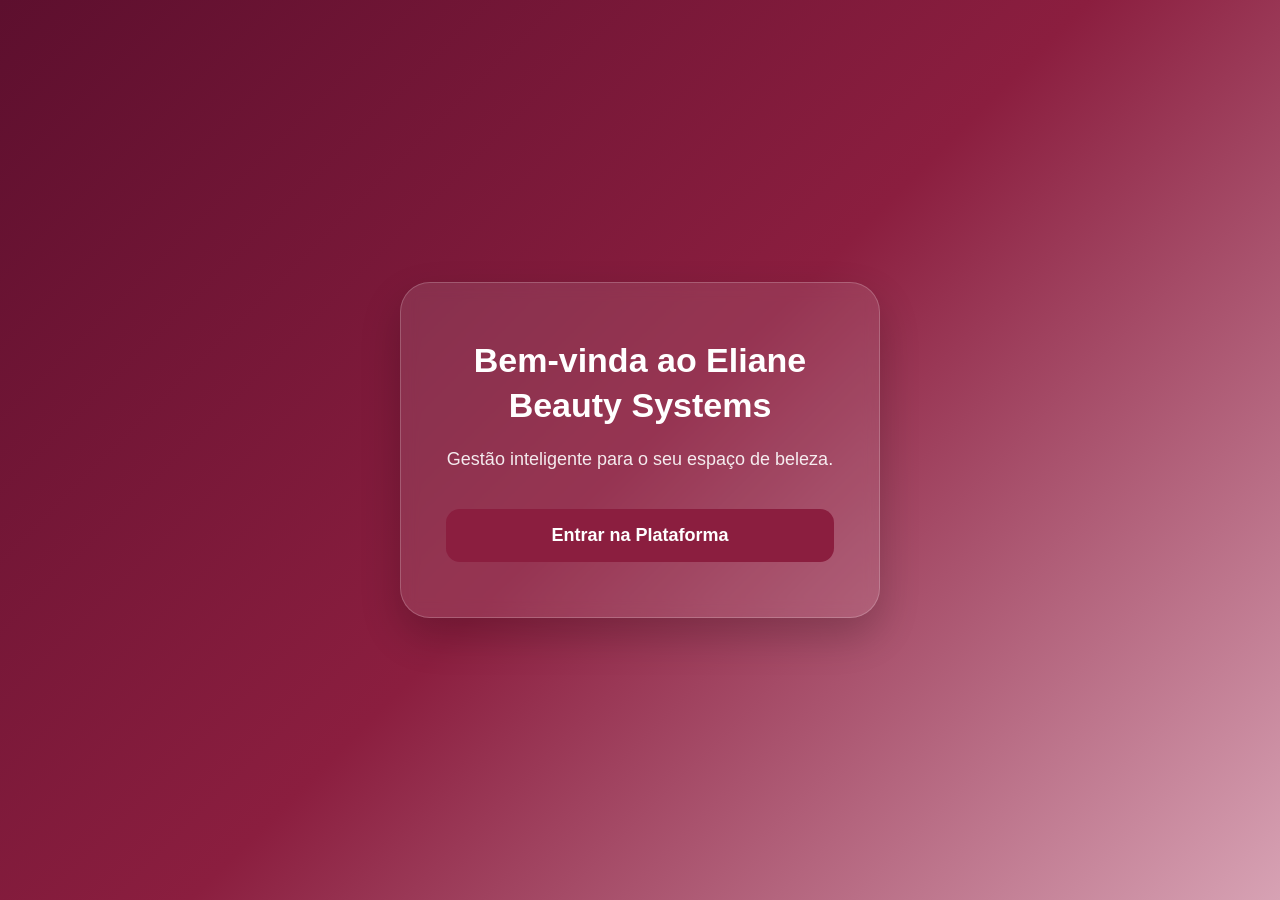
<file: index.html>
<!DOCTYPE html>
<html lang="pt-PT">

<head>
    <meta charset="UTF-8">
    <meta name="viewport" content="width=device-width, initial-scale=1.0">
    <title>EBS - Eliane Beauty Systems</title>
    <link rel="stylesheet" href="css/style.css">
</head>

<body>

<div class="landing-card">

    <h1>Bem-vinda ao Eliane Beauty Systems</h1>

    <p>
        Gestão inteligente para o seu espaço de beleza.
    </p>

    <a href="pages/login.html">
        <button>Entrar na Plataforma</button>
    </a>

</div>

</body>

</html>
</file>
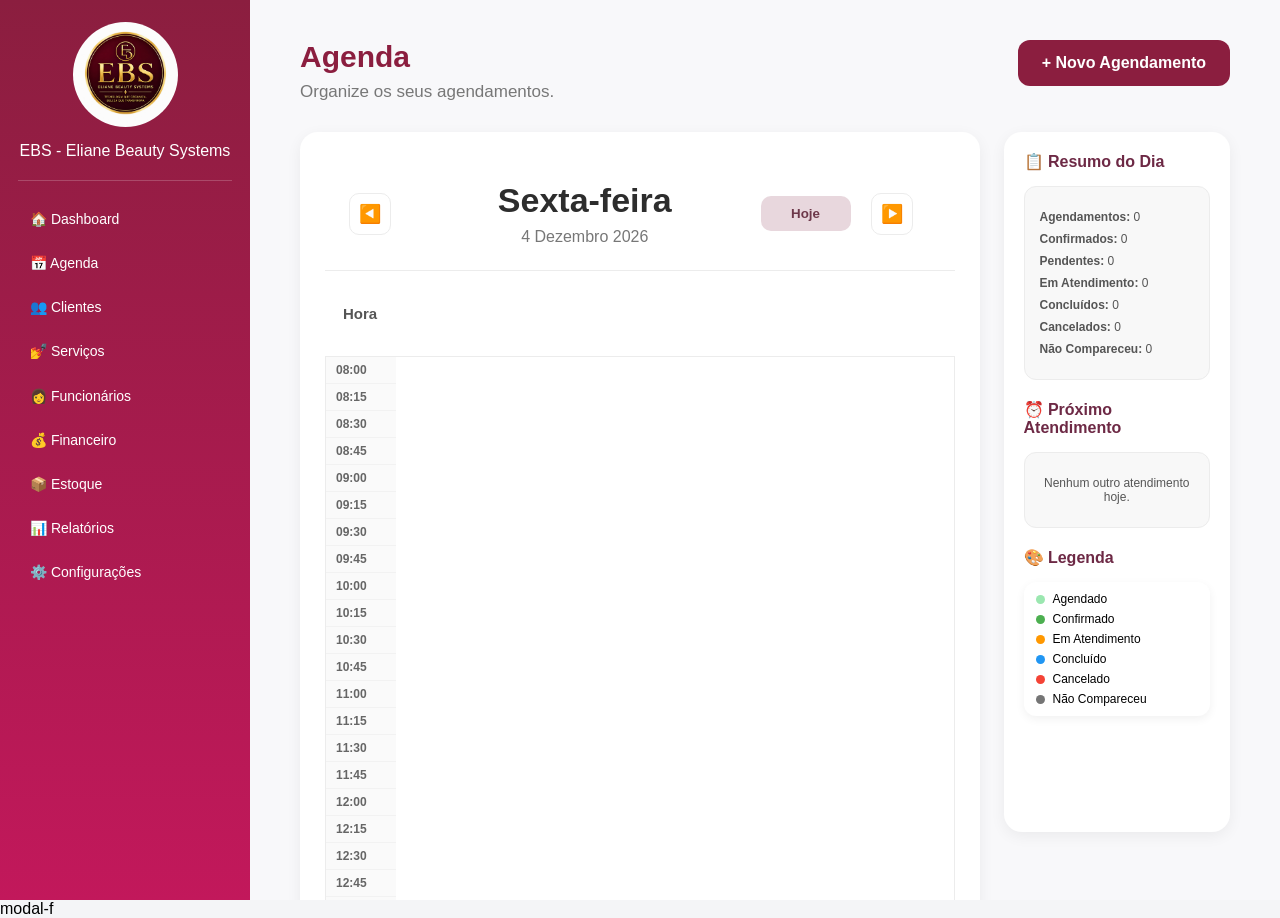
<file: agenda.html>
<!DOCTYPE html>
<html lang="pt-PT">

<head>

    <!-- ==============================================
         Configurações da Página
    =============================================== -->

    <meta charset="UTF-8">

    <meta name="viewport" content="width=device-width, initial-scale=1.0">

    <title>Agenda - EBS</title>

    <link rel="stylesheet" href="../css/agenda.css">

</head>

<body>

    <!-- ==============================================
         Estrutura Principal
    =============================================== -->

    <div class="dashboard">

        <!-- ==============================================
             Menu Lateral
        =============================================== -->

        <aside class="sidebar">

            <img src="../img/logo-ebs.jpeg" class="logo-menu" alt="Logo EBS">

            <h2 class="titulo-menu">
                EBS - Eliane Beauty Systems
            </h2>

            <hr>
<div class="menu">
<a href="dashboard.html">🏠 Dashboard</a>

<a href="agenda.html" class="ativo">📅 Agenda</a>

<a href="clientes.html">👥 Clientes</a>

<a href="servicos.html">💅 Serviços</a>

<a href="funcionarios.html">👩 Funcionários</a>

<a href="financeiro.html">💰 Financeiro</a>

<a href="estoque.html">📦 Estoque</a>

<a href="relatorios.html">📊 Relatórios</a>

<a href="configuracoes.html">⚙️ Configurações</a>
</div>
        </aside>

        <!-- ==============================================
             Conteúdo Principal
        =============================================== -->

        <main class="content">

            <!-- ==============================================
         Cabeçalho da Agenda
    =============================================== -->

            <div class="header-agenda">

                <div>

                    <h1>Agenda</h1>

                    <p class="subtitulo">
                        Organize os seus agendamentos.
                    </p>

                </div>

                <button class="btn-novo" id="btnNovoAgendamento">
                    + Novo Agendamento
                </button>

            </div>

            <!-- ==============================================
     Corpo da Agenda
=============================================== -->

            <div class="agenda-layout">

                <!-- Agenda Semanal -->
                <section class="agenda-principal">

                    <!-- Cabeçalho de navegação da agenda -->
                    <!-- ==============================================
     Barra de Navegação da Agenda
============================================== -->

                    <div class="barra-data">

                        <button class="btn-data" id="btnAnterior">
                        ◀️
                        </button>

                        <div class="data-atual">

                            <h2 id="diaSemana">Segunda-feira</h2>

                            <span id="dataCompleta">20 Julho 2026</span>

                        </div>

                        <button class="btn-hoje" id="btnHoje"> Hoje </button>

                        <button class="btn-data" id="btnProximo">
                        ▶️
                        </button>

                    </div>

                    <!-- ===================================================
     Cabeçalho da Agenda por Profissionais
=================================================== -->

                    <div class="cabecalho-agenda">

                        <div class="coluna-hora">
                            <strong>Hora</strong>
                        </div>

                       <div id="cabecalhoProfissionais"></div>

                    </div>

                    <!-- ===================================================
     Grade Principal da Agenda
=================================================== -->

                    <div class="grade-agenda" id="gradeAgenda">
                        <!-- GRADE GERADA PELO JAVASCRIPT -->
                       


                    </div>>


                </section>

                <!-- Painel Inteligente -->
                <aside class="agenda-lateral">

                    <h3>📋 Resumo do Dia</h3>

                    <div class="card-resumo">

                        <p><strong>Agendamentos:</strong> <span id="totalAgendamentos">0</span></p>

                        <p><strong>Confirmados:</strong> <span id="totalConfirmados">0</span></p>

                        <p><strong>Pendentes:</strong> <span id="totalPendentes">0</span></p>

                        <p><strong>Em Atendimento:</strong> <span id="totalEmAtendimento">0</span></p>

                        <p><strong>Concluídos:</strong> <span id="totalConcluidos">0</span></p>

                        <p><strong>Cancelados:</strong> <span id="totalCancelados">0</span></p>

                        <p><strong>Não Compareceu:</strong> <span id="totalNaoCompareceu">0</span></p>

</div>

<h3>⏰ Próximo Atendimento</h3>

<div class="card-resumo" id="proximoAtendimento">

    <p>Nenhum próximo atendimento.</p>

    <hr style="margin: 12px 0; border: 0; border-top: 1px solid #eee;">

    <strong style="display:block; margin-bottom:8px;">
        Legenda
    </strong>

    <div style="font-size:12px; line-height:1.8;">

        <div>
            <span style="color:#9BE7B0;">●</span>
            Agendado
        </div>

        <div>
            <span style="color:#4CAF50;">●</span>
            Confirmado
        </div>

        <div>
            <span style="color:#FF9800;">●</span>
            Em Atendimento
        </div>

        <div>
            <span style="color:#2196F3;">●</span>
            Concluído
        </div>

        <div>
            <span style="color:#F44336;">●</span>
            Cancelado
        </div>

        <div>
            <span style="color:#757575;">●</span>
            Não Compareceu
        </div>

    </div>

</div>

<h3 class="titulo-legenda">🎨 Legenda</h3>

<div class="card-legenda">

    <div class="item-legenda">
        <span class="legenda-cor agendado"></span>
        <span>Agendado</span>
    </div>

    <div class="item-legenda">
        <span class="legenda-cor confirmado"></span>
        <span>Confirmado</span>
    </div>

    <div class="item-legenda">
        <span class="legenda-cor atendimento"></span>
        <span>Em Atendimento</span>
    </div>

    <div class="item-legenda">
        <span class="legenda-cor concluido"></span>
        <span>Concluído</span>
    </div>

    <div class="item-legenda">
        <span class="legenda-cor cancelado"></span>
        <span>Cancelado</span>
    </div>

    <div class="item-legenda">
        <span class="legenda-cor nao-compareceu"></span>
        <span>Não Compareceu</span>
    </div>

</div>

                </aside>

            </div>

        </main>

    </div>
modal-f
    <div class="modal-overlay" id="modalAgendamento">
        <div class="modal">

            <h2>Novo Agendamento</h2>

            <label for="cliente">Cliente</label>
            <input id="cliente" type="text" placeholder="Pesquisar cliente">
             <div id="sugestoesClientes" class="sugestoes-clientes"></div>

            <label for="profissional">Profissional</label>
            <select id="profissional">
               
            </select>

            <label for="servico">Serviço</label>
            <select id="servico">
                
            </select>

            <div class="linha-modal">

                <div class="campo">
                    <label for="data">Data</label>
                    <input id="data" type="date">
                </div>

                <div class="campo">
                    <label for="hora">Hora</label>
                    <input id="hora" type="time">
                </div>

            </div>

            <div class="linha-modal">

                <div class="campo">
                    <label for="duracao">Duração</label>
                    <select id="duracao">
                        <option value="">Selecione...</option>
                        <option value="30">30 minutos</option>
                        <option value="45">45 minutos</option>
                        <option value="60">1 hora</option>
                        <option value="75">1h15</option>
                        <option value="90">1h30</option>
                        <option value="105">1h45</option>
                        <option value="120">2 horas</option>
                        <option value="150">2h30</option>
                        <option value="180">3 horas</option>
                    </select>
                </div>

                <div class="campo">
                    <label for="valor">Valor</label>
                    <input
                        id="valor"
                        type="text"
                         placeholder="Ex.: 65,00"
                        >
                </div>

            </div>

            <label for="estado">Estado</label>

            <select id="estado">
                <option>Agendado</option>
                <option>Confirmado</option>
                <option>Em Atendimento</option>
                <option>Concluído</option>
                <option>Cancelado</option>
                <option>Não Compareceu</option>
            </select>

            <label for="observacoes">Observações</label>

            <textarea id="observacoes" rows="4" placeholder="Informações importantes sobre o atendimento"></textarea>

            <div class="modal-botoes">

    <button class="btn-cancelar">
        Cancelar
    </button>

    <button id="btnExcluirAgendamento" class="btn-excluir">
        Excluir
    </button>

    <button id="btnSalvarAgendamento" class="btn-salvar">
        Salvar
    </button>

            </div>

            </div> <!-- fim do modal -->
        </div> <!-- fim do modal-overlay -->


        <script src="agenda.js"></script>

</body>

</html>
</file>
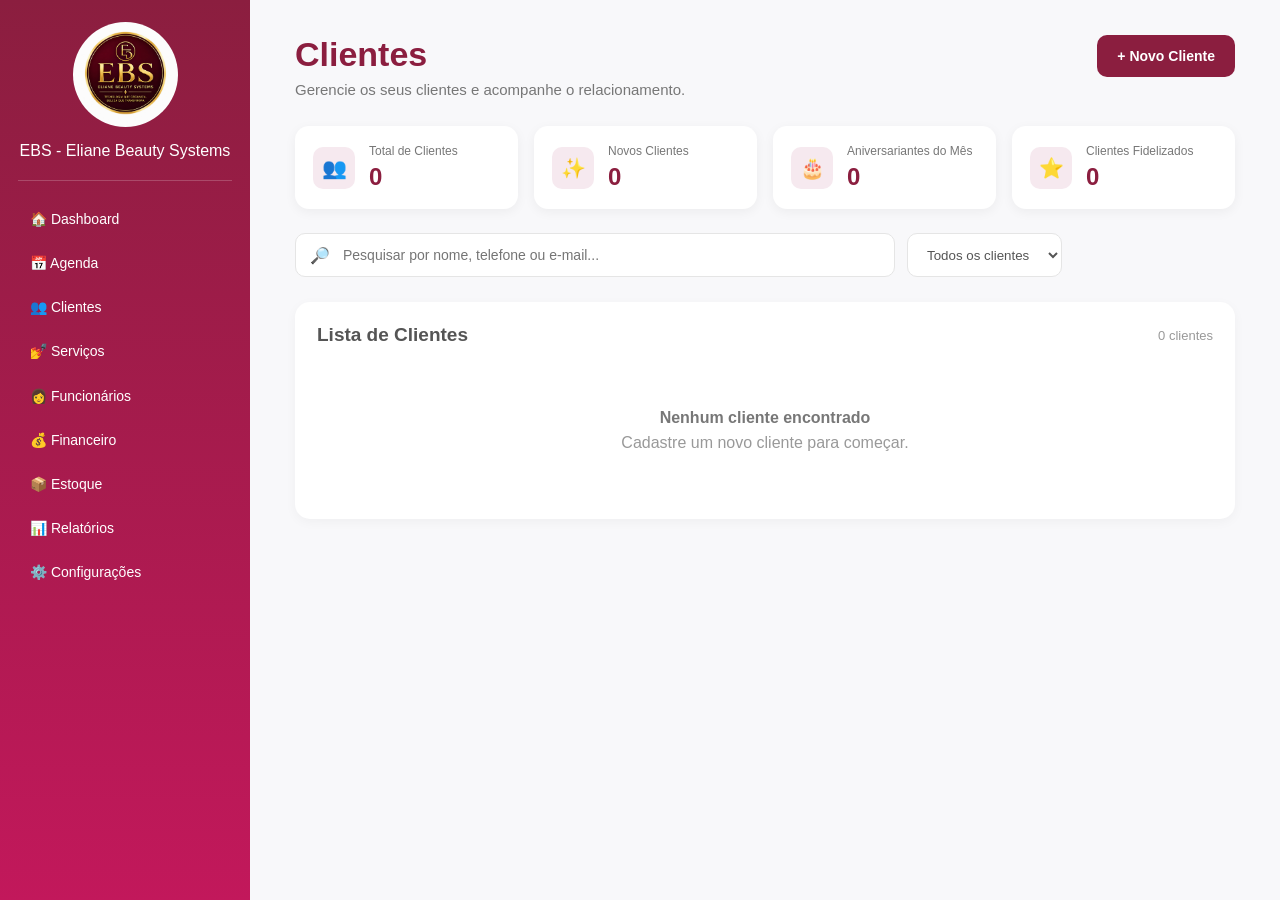
<file: clientes.html>
<!DOCTYPE html>
<html lang="pt-PT">

<head>

    <meta charset="UTF-8">

    <meta name="viewport" content="width=device-width, initial-scale=1.0">

    <title>Clientes - EBS</title>

    <link rel="stylesheet" href="../css/clientes.css">

</head>

<body>

<div class="dashboard">

    <!-- =========================================
         MENU LATERAL
    ========================================== -->

    <aside class="sidebar">

        <img
            src="../img/logo-ebs.jpeg"
            class="logo-menu"
            alt="Logo EBS"
        >

        <div class="titulo-menu">
    EBS - Eliane Beauty Systems
</div>

        <hr>

        <nav class="menu">

            <a href="dashboard.html">
                🏠 Dashboard
            </a>

            <a href="agenda.html">
                📅 Agenda
            </a>

            <a href="clientes.html" class="ativo">
                👥 Clientes
            </a>

            <a href="servicos.html">
                💅 Serviços
            </a>

            <a href="funcionarios.html">
                👩 Funcionários
            </a>

            <a href="financeiro.html">
                💰 Financeiro
            </a>

            <a href="estoque.html">
                📦 Estoque
            </a>

            <a href="relatorios.html">
                📊 Relatórios
            </a>

            <a href="configuracoes.html">
                ⚙️ Configurações
            </a>

        </nav>

    </aside>


    <!-- =========================================
         CONTEÚDO PRINCIPAL
    ========================================== -->

    <main class="content">

        <!-- CABEÇALHO -->

        <header class="header-clientes">

            <div>

                <h1>Clientes</h1>

                <p>
                    Gerencie os seus clientes e acompanhe o relacionamento.
                </p>

            </div>

            <button
                class="btn-novo"
                id="btnNovoCliente"
            >
                + Novo Cliente
            </button>

        </header>


        <!-- =========================================
             INDICADORES
        ========================================== -->

        <section class="indicadores">

            <div class="card-indicador">

                <span class="icone">👥</span>

                <div>

                    <small>Total de Clientes</small>

                    <strong id="totalClientes">
                        0
                    </strong>

                </div>

            </div>


            <div class="card-indicador">

                <span class="icone">✨</span>

                <div>

                    <small>Novos Clientes</small>

                    <strong id="novosClientes">
                        0
                    </strong>

                </div>

            </div>


            <div class="card-indicador">

                <span class="icone">🎂</span>

                <div>

                    <small>Aniversariantes do Mês</small>

                    <strong id="aniversariantes">
                        0
                    </strong>

                </div>

            </div>


            <div class="card-indicador">

                <span class="icone">⭐</span>

                <div>

                    <small>Clientes Fidelizados</small>

                    <strong id="clientesFidelizados">
                        0
                    </strong>

                </div>

            </div>

        </section>


        <!-- =========================================
             PESQUISA E FILTRO
        ========================================== -->

        <section class="filtros">

            <div class="campo-pesquisa">

                <span>🔎</span>

                <input
                    type="text"
                    id="pesquisaCliente"
                    placeholder="Pesquisar por nome, telefone ou e-mail..."
                >

            </div>


            <select id="filtroStatus">

                <option value="todos">
                    Todos os clientes
                </option>

                <option value="Ativo">
                    Ativos
                </option>

                <option value="Inativo">
                    Inativos
                </option>

            </select>

        </section>


        <!-- =========================================
             LISTA DE CLIENTES
        ========================================== -->

        <section class="clientes-area">

            <div class="titulo-lista">

                <h2>
                    Lista de Clientes
                </h2>

                <span id="contadorResultados">
                    0 clientes
                </span>

            </div>


            <div
                class="lista-clientes"
                id="listaClientes"
            >

                <!-- Clientes inseridos pelo JavaScript -->

            </div>

        </section>

    </main>

</div>


<!-- =========================================
     MODAL NOVO / EDITAR CLIENTE
========================================== -->

<div
    class="modal-overlay"
    id="modalCliente"
>

    <div class="modal">

        <div class="modal-cabecalho">

            <div>

                <h2 id="tituloModal">
                    Novo Cliente
                </h2>

                <p>
                    Preencha os dados do cliente.
                </p>

            </div>

            <button
                class="btn-fechar"
                id="btnFecharModal"
            >
                ×
            </button>

        </div>


        <div class="form-grid">

            <div class="campo campo-grande">

                <label for="nomeCliente">
                    Nome completo *
                </label>

                <input
                    type="text"
                    id="nomeCliente"
                    placeholder="Nome completo"
                >

            </div>


            <div class="campo">

                <label for="telefoneCliente">
                    Telefone
                </label>

                <input
                    type="tel"
                    id="telefoneCliente"
                    placeholder="+351 9XX XXX XXX"
                >

            </div>


            <div class="campo">

                <label for="whatsappCliente">
                    WhatsApp
                </label>

                <input
                    type="tel"
                    id="whatsappCliente"
                    placeholder="+351 9XX XXX XXX"
                >

            </div>


            <div class="campo campo-grande">

                <label for="emailCliente">
                    E-mail
                </label>

                <input
                    type="email"
                    id="emailCliente"
                    placeholder="cliente@email.com"
                >

            </div>


            <div class="campo">

                <label for="nascimentoCliente">
                    Data de nascimento
                </label>

                <input
                    type="date"
                    id="nascimentoCliente"
                >

            </div>


            <div class="campo">

                <label for="instagramCliente">
                    Instagram
                </label>

                <input
                    type="text"
                    id="instagramCliente"
                    placeholder="@cliente"
                >

            </div>

        </div>


        <div class="campo">

            <label for="observacoesCliente">
                Observações
            </label>

            <textarea
                id="observacoesCliente"
                rows="4"
                placeholder="Informações importantes sobre a cliente..."
            ></textarea>

        </div>


        <div class="campo">

            <label for="statusCliente">
                Status
            </label>

            <select id="statusCliente">

                <option value="Ativo">
                    Ativo
                </option>

                <option value="Inativo">
                    Inativo
                </option>

            </select>

        </div>


        <div class="modal-botoes">

            <button
                class="btn-cancelar"
                id="btnCancelarCliente"
            >
                Cancelar
            </button>

            <button
                class="btn-salvar"
                id="btnSalvarCliente"
            >
                Salvar Cliente
            </button>

        </div>

    </div>

</div>


<!-- =========================================
     PAINEL DE DETALHES
========================================== -->

<div
    class="modal-overlay"
    id="modalDetalhes"
>

    <div class="modal detalhes-modal">

        <div class="modal-cabecalho">

            <div>

                <h2 id="detalhesNome">
                    Cliente
                </h2>

                <p id="detalhesStatus">
                    Ativo
                </p>

            </div>

            <button
                class="btn-fechar"
                id="btnFecharDetalhes"
            >
                ×
            </button>

        </div>


        <div class="detalhes-conteudo">

            <div class="detalhes-bloco">

                <h3>👤 Dados pessoais</h3>

                <p>
                    <strong>Telefone:</strong>
                    <span id="detalhesTelefone">—</span>
                </p>

                <p>
                    <strong>WhatsApp:</strong>
                    <span id="detalhesWhatsapp">—</span>
                </p>

                <p>
                    <strong>E-mail:</strong>
                    <span id="detalhesEmail">—</span>
                </p>

                <p>
                    <strong>Nascimento:</strong>
                    <span id="detalhesNascimento">—</span>
                </p>

                <p>
                    <strong>Instagram:</strong>
                    <span id="detalhesInstagram">—</span>
                </p>

            </div>


            <div class="detalhes-bloco">

                <h3>📋 Histórico</h3>

                <p>
                    <strong>Último atendimento:</strong>
                    <span id="detalhesUltimoAtendimento">—</span>
                </p>

                <p>
                    <strong>Atendimentos:</strong>
                    <span id="detalhesQuantidadeAtendimentos">0</span>
                </p>

            </div>


            <div class="detalhes-bloco">

                <h3>📝 Observações</h3>

                <p id="detalhesObservacoes">
                    Nenhuma observação registrada.
                </p>

            </div>

        </div>


        <div class="modal-botoes">

            <button
                class="btn-cancelar"
                id="btnFecharDetalhes2"
            >
                Fechar
            </button>

            <button
                class="btn-editar"
                id="btnEditarCliente"
            >
                Editar Cliente
            </button>

        </div>

    </div>

</div>


<script src="clientes.js"></script>

</body>

</html>
</file>
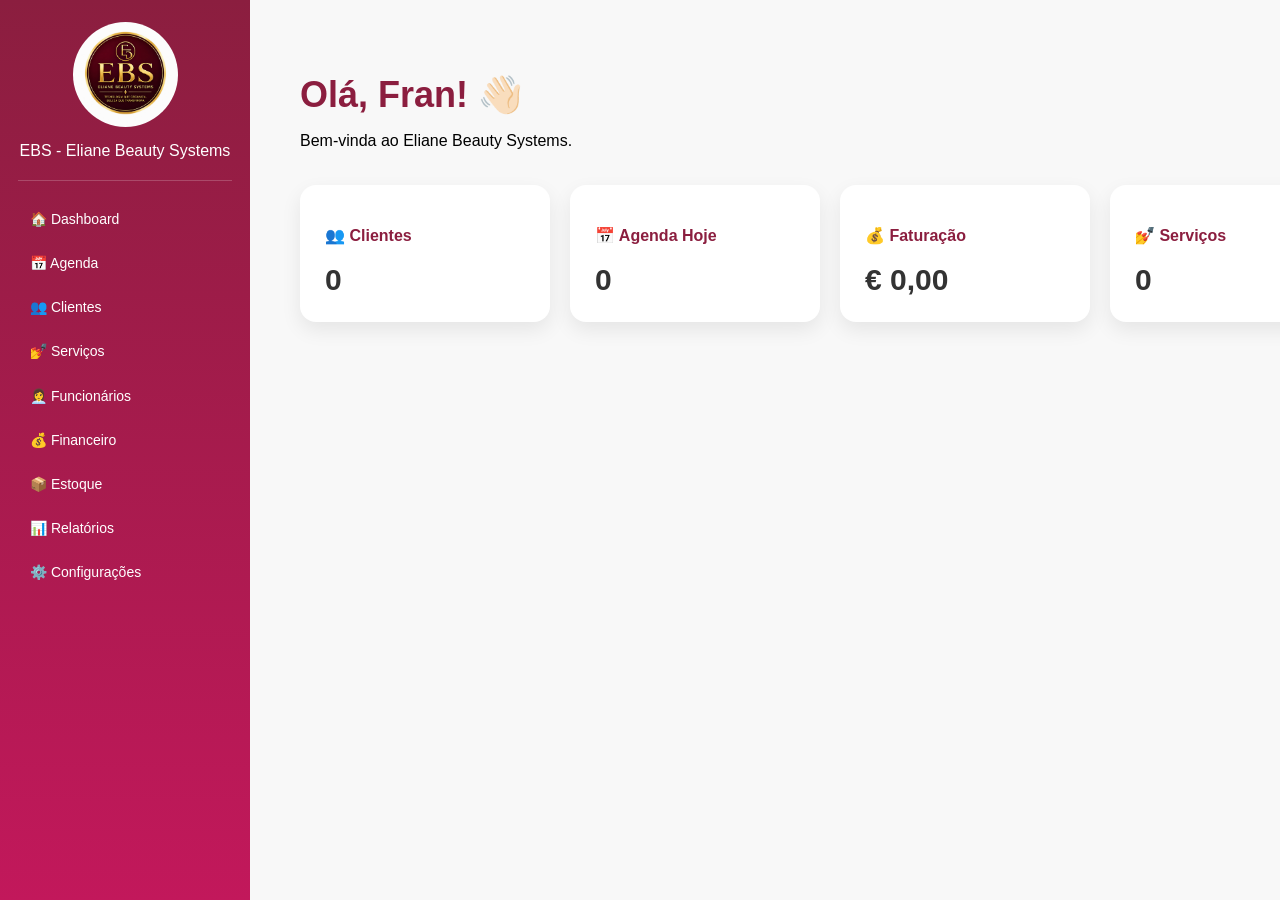
<file: dashboard.htm>
<!DOCTYPE html>
<html lang="pt-PT">

<head>
    <meta charset="UTF-8">
    <meta name="viewport" content="width=device-width, initial-scale=1.0">

    <title>Dashboard - EBS</title>

    <link rel="stylesheet" href="../css/dashboard.css">

   
</head>

<body>


<div class="dashboard">

    <aside class="sidebar">

    <img src="../img/logo-ebs.jpeg" class="logo-menu">

   <div class="titulo-menu">
    EBS - Eliane Beauty Systems
</div>

    <hr>

    <div class="menu">

    <a href="dashboard.html" class="ativo">🏠 Dashboard</a>

    <a href="agenda.html">📅 Agenda</a>

    <a href="clientes.html">👥 Clientes</a>

    <a href="servicos.html">💅 Serviços</a>

    <a href="funcionarios.html">👩‍💼 Funcionários</a>

    <a href="financeiro.html">💰 Financeiro</a>

    <a href="estoque.html">📦 Estoque</a>

    <a href="relatorios.html">📊 Relatórios</a>

    <a href="configuracoes.html">⚙️ Configurações</a>

</div>

</aside>

   <main class="content">

   <div class="welcome-card">

    <h1>Olá, Fran! 👋🏻</h1>

    <p>
        Bem-vinda ao Eliane Beauty Systems.
    </p>

</div>
<div class="cards-dashboard">

    <div class="card">
        <h3>👥 Clientes</h3>
        <h2>0</h2>
    </div>

    <div class="card">
        <h3>📅 Agenda Hoje</h3>
        <h2>0</h2>
    </div>

    <div class="card">
        <h3>💰 Faturação</h3>
        <h2>€ 0,00</h2>
    </div>

    <div class="card">
        <h3>💅 Serviços</h3>
        <h2>0</h2>
    </div>

</div>
</main>

</div>

</body>

</html>
</file>
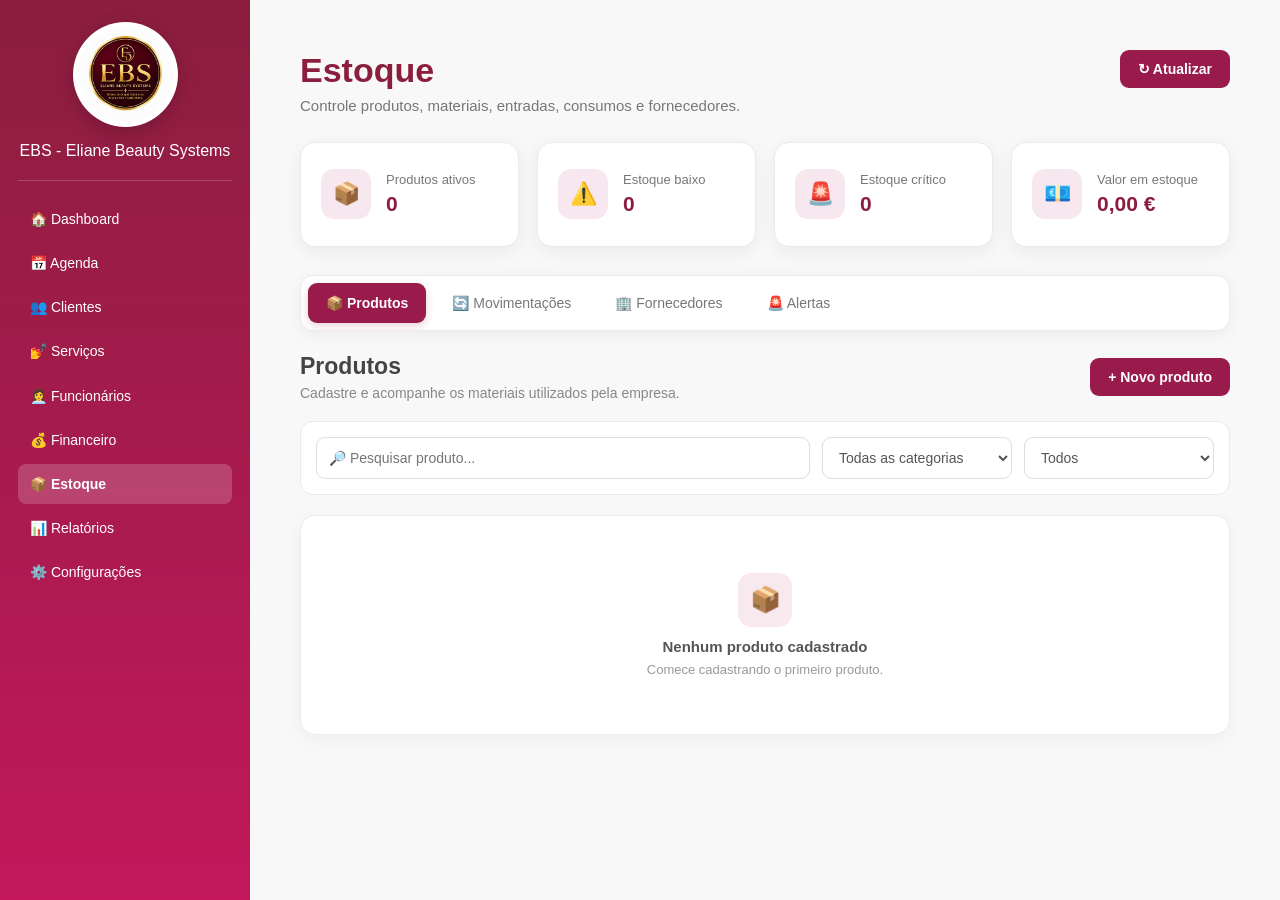
<file: estoque.html>
<!DOCTYPE html>
<html lang="pt-PT">

<head>

    <meta charset="UTF-8">

    <meta
        name="viewport"
        content="width=device-width, initial-scale=1.0"
    >

    <title>Estoque - EBS</title>

    <link
        rel="stylesheet"
        href="../css/estoque.css"
    >

</head>


<body>

<div class="dashboard">


    <!-- =====================================================
         MENU PADRÃO EBS
    ====================================================== -->

    <aside class="sidebar">

        <img
            src="../img/logo-ebs.jpeg"
            alt="EBS"
            class="logo-menu"
        >

        <div class="titulo-menu">
            EBS - Eliane Beauty Systems
        </div>

        <hr>

        <nav class="menu">

            <a href="dashboard.html">
                🏠 Dashboard
            </a>

            <a href="agenda.html">
                📅 Agenda
            </a>

            <a href="clientes.html">
                👥 Clientes
            </a>

            <a href="servicos.html">
                💅 Serviços
            </a>

            <a href="funcionarios.html">
                👩‍💼 Funcionários
            </a>

            <a href="financeiro.html">
                💰 Financeiro
            </a>

            <a
                href="estoque.html"
                class="ativo"
            >
                📦 Estoque
            </a>

            <a href="relatorios.html">
                📊 Relatórios
            </a>

            <a href="configuracoes.html">
                ⚙️ Configurações
            </a>

        </nav>

    </aside>



    <!-- =====================================================
         CONTEÚDO
    ====================================================== -->

    <main class="content">


        <!-- CABEÇALHO -->

        <header class="page-header">

            <div>

                <h1>
                    Estoque
                </h1>

                <p>
                    Controle produtos, materiais,
                    entradas, consumos e fornecedores.
                </p>

            </div>

            <button
                type="button"
                class="btn btn-primary"
                id="btnAtualizar"
            >
                ↻ Atualizar
            </button>

        </header>



        <!-- =================================================
             RESUMO
        ================================================== -->

        <section class="resumo-grid">


            <div class="resumo-card">

                <div class="resumo-icon">
                    📦
                </div>

                <div>

                    <small>
                        Produtos ativos
                    </small>

                    <strong id="totalProdutos">
                        0
                    </strong>

                </div>

            </div>



            <div class="resumo-card">

                <div class="resumo-icon">
                    ⚠️
                </div>

                <div>

                    <small>
                        Estoque baixo
                    </small>

                    <strong id="totalBaixo">
                        0
                    </strong>

                </div>

            </div>



            <div class="resumo-card">

                <div class="resumo-icon">
                    🚨
                </div>

                <div>

                    <small>
                        Estoque crítico
                    </small>

                    <strong id="totalCritico">
                        0
                    </strong>

                </div>

            </div>



            <div class="resumo-card">

                <div class="resumo-icon">
                    💶
                </div>

                <div>

                    <small>
                        Valor em estoque
                    </small>

                    <strong id="valorEstoque">
                        0,00 €
                    </strong>

                </div>

            </div>


        </section>



        <!-- =================================================
             ABAS
        ================================================== -->

        <div
            class="abas-estoque"
            role="tablist"
        >

            <button
                type="button"
                class="aba-estoque ativo"
                data-aba="produtos"
            >
                📦 Produtos
            </button>


            <button
                type="button"
                class="aba-estoque"
                data-aba="movimentacoes"
            >
                🔄 Movimentações
            </button>


            <button
                type="button"
                class="aba-estoque"
                data-aba="fornecedores"
            >
                🏢 Fornecedores
            </button>


            <button
                type="button"
                class="aba-estoque"
                data-aba="alertas"
            >
                🚨 Alertas
            </button>

        </div>



        <!-- =================================================
             ABA PRODUTOS
        ================================================== -->

        <section
            class="aba-conteudo ativa"
            id="abaProdutos"
        >

            <div class="section-head">

                <div>

                    <h2>
                        Produtos
                    </h2>

                    <p>
                        Cadastre e acompanhe os materiais
                        utilizados pela empresa.
                    </p>

                </div>


                <button
                    type="button"
                    class="btn btn-primary"
                    id="btnNovoProduto"
                >
                    + Novo produto
                </button>

            </div>



            <div class="filtros">

                <input
                    id="pesquisaProduto"
                    type="search"
                    placeholder="🔎 Pesquisar produto..."
                >


                <select
                    id="filtroCategoriaProduto"
                >

                    <option value="">
                        Todas as categorias
                    </option>

                </select>


                <select
                    id="filtroStatusProduto"
                >

                    <option value="">
                        Todos
                    </option>

                    <option value="ativo">
                        Ativos
                    </option>

                    <option value="inativo">
                        Inativos
                    </option>

                </select>

            </div>



            <div
                class="lista-card"
                id="listaProdutos"
            ></div>


            <div
                class="estado-vazio"
                id="estadoVazioProdutos"
            >

                <div>
                    📦
                </div>

                <strong>
                    Nenhum produto cadastrado
                </strong>

                <span>
                    Comece cadastrando o primeiro produto.
                </span>

            </div>

        </section>



        <!-- =================================================
             ABA MOVIMENTAÇÕES
        ================================================== -->

        <section
            class="aba-conteudo"
            id="abaMovimentacoes"
        >

            <div class="section-head">

                <div>

                    <h2>
                        Movimentações
                    </h2>

                    <p>
                        Entradas, saídas, consumos e ajustes
                        ficam registrados no histórico.
                    </p>

                </div>


                <div class="acoes-head">

                    <button
                        type="button"
                        class="btn btn-secondary"
                        id="btnNovaSaida"
                    >
                        − Registrar saída
                    </button>


                    <button
                        type="button"
                        class="btn btn-primary"
                        id="btnNovaEntrada"
                    >
                        + Registrar entrada
                    </button>

                </div>

            </div>



            <div class="filtros">

                <input
                    id="pesquisaMovimentacao"
                    type="search"
                    placeholder="🔎 Pesquisar produto, fornecedor ou atendimento..."
                >


                <select
                    id="filtroTipoMovimentacao"
                >

                    <option value="">
                        Todos os tipos
                    </option>

                    <option value="entrada">
                        Entradas
                    </option>

                    <option value="saida">
                        Saídas
                    </option>

                    <option value="consumo">
                        Consumos
                    </option>

                    <option value="ajuste">
                        Ajustes
                    </option>

                </select>


                <select
                    id="filtroOrigemMovimentacao"
                >

                    <option value="">
                        Todas as origens
                    </option>

                    <option value="Compra">
                        Compra
                    </option>

                    <option value="Atendimento">
                        Atendimento
                    </option>

                    <option value="Ajuste">
                        Ajuste
                    </option>

                </select>

            </div>



            <div
                class="lista-card"
                id="listaMovimentacoes"
            ></div>


            <div
                class="estado-vazio"
                id="estadoVazioMovimentacoes"
            >

                <div>
                    🔄
                </div>

                <strong>
                    Nenhuma movimentação encontrada
                </strong>

                <span>
                    As entradas e saídas aparecerão aqui.
                </span>

            </div>

        </section>



        <!-- =================================================
             ABA FORNECEDORES
        ================================================== -->

        <section
            class="aba-conteudo"
            id="abaFornecedores"
        >

            <div class="section-head">

                <div>

                    <h2>
                        Fornecedores
                    </h2>

                    <p>
                        Cadastre fornecedores e acompanhe
                        produtos e compras.
                    </p>

                </div>


                <button
                    type="button"
                    class="btn btn-primary"
                    id="btnNovoFornecedor"
                >
                    + Novo fornecedor
                </button>

            </div>



            <div class="filtros">

                <input
                    id="pesquisaFornecedor"
                    type="search"
                    placeholder="🔎 Pesquisar fornecedor..."
                >


                <select
                    id="filtroStatusFornecedor"
                >

                    <option value="">
                        Todos
                    </option>

                    <option value="ativo">
                        Ativos
                    </option>

                    <option value="inativo">
                        Inativos
                    </option>

                </select>

            </div>



            <div
                class="lista-card"
                id="listaFornecedores"
            ></div>


            <div
                class="estado-vazio"
                id="estadoVazioFornecedores"
            >

                <div>
                    🏢
                </div>

                <strong>
                    Nenhum fornecedor cadastrado
                </strong>

                <span>
                    Cadastre seus fornecedores
                    para registrar compras.
                </span>

            </div>

        </section>



        <!-- =================================================
             ABA ALERTAS
        ================================================== -->

        <section
            class="aba-conteudo"
            id="abaAlertas"
        >

            <div class="section-head">

                <div>

                    <h2>
                        Alertas
                    </h2>

                    <p>
                        Veja rapidamente o que precisa
                        de reposição.
                    </p>

                </div>

            </div>



            <div class="alert-summary">

                <div class="mini-card">

                    <span>
                        🚨 Crítico
                    </span>

                    <strong id="contadorAlertasCriticos">
                        0
                    </strong>

                </div>


                <div class="mini-card">

                    <span>
                        ⚠️ Baixo
                    </span>

                    <strong id="contadorAlertasBaixos">
                        0
                    </strong>

                </div>


                <div class="mini-card">

                    <span>
                        🟡 Próximo do mínimo
                    </span>

                    <strong id="contadorAlertasProximos">
                        0
                    </strong>

                </div>

            </div>



            <div
                class="lista-card"
                id="listaAlertas"
            ></div>


            <div
                class="estado-vazio"
                id="estadoVazioAlertas"
            >

                <div>
                    ✅
                </div>

                <strong>
                    Nenhum alerta de estoque
                </strong>

                <span>
                    Os produtos estão acima
                    dos limites configurados.
                </span>

            </div>

        </section>


    </main>

</div>



<!-- =======================================================
     MODAL - PRODUTO
======================================================== -->

<div
    class="modal"
    id="modalProduto"
    aria-hidden="true"
>

    <div
        class="modal-box modal-large"
        role="dialog"
        aria-modal="true"
    >

        <div class="modal-header">

            <div>

                <h3 id="tituloModalProduto">
                    Novo produto
                </h3>

                <p>
                    Cadastre o produto e seus parâmetros
                    de estoque.
                </p>

            </div>


            <button
                type="button"
                class="modal-close"
                data-close="modalProduto"
                aria-label="Fechar"
            >
                ×
            </button>

        </div>



        <form id="formProduto">

            <input
                type="hidden"
                id="produtoId"
            >


            <div class="form-grid">


                <label>

                    Nome do produto *

                    <input
                        id="produtoNome"
                        type="text"
                        required
                    >

                </label>



                <label>

                    Categoria

                    <input
                        id="produtoCategoria"
                        type="text"
                        placeholder="Ex.: Cílios, unhas, descartáveis..."
                    >

                </label>



                <label>

                    Unidade de medida *

                    <select
                        id="produtoUnidade"
                        required
                    >

                        <option value="un">
                            Unidade
                        </option>

                        <option value="ml">
                            ml
                        </option>

                        <option value="l">
                            Litro
                        </option>

                        <option value="g">
                            g
                        </option>

                        <option value="kg">
                            kg
                        </option>

                        <option value="cx">
                            Caixa
                        </option>

                        <option value="pct">
                            Pacote
                        </option>

                    </select>

                </label>



                <label>

                    Quantidade atual *

                    <input
                        id="produtoQuantidade"
                        type="number"
                        min="0"
                        step="0.001"
                        value="0"
                        required
                    >

                </label>



                <label>

                    Estoque mínimo

                    <input
                        id="produtoMinimo"
                        type="number"
                        min="0"
                        step="0.001"
                        value="0"
                    >

                </label>



                <label>

                    Custo médio (€)

                    <input
                        id="produtoCusto"
                        type="number"
                        min="0"
                        step="0.01"
                        value="0"
                    >

                </label>


            </div>



            <label>

                Fornecedores do produto

                <select
                    id="produtoFornecedores"
                    multiple
                    size="4"
                ></select>

                <small class="help">
                    Pode selecionar mais de um fornecedor.
                    O primeiro será considerado o principal.
                </small>

            </label>



            <div class="subsection">

                <div class="subsection-head">

                    <div>

                        <h4>
                            Consumo por serviço
                        </h4>

                        <p>
                            Defina quanto deste produto é
                            utilizado em cada serviço.
                        </p>

                    </div>


                    <button
                        type="button"
                        class="btn btn-small"
                        id="btnAdicionarConsumo"
                    >
                        + Adicionar serviço
                    </button>

                </div>


                <div
                    id="listaConsumoServico"
                ></div>


                <div class="hint">
                    Exemplo:
                    Volume Russo → 1 unidade
                    deste produto por atendimento.
                </div>

            </div>



            <label class="check-line">

                <input
                    type="checkbox"
                    id="produtoAtivo"
                    checked
                >

                Produto ativo

            </label>



            <div class="modal-actions">

                <button
                    type="button"
                    class="btn btn-secondary"
                    data-close="modalProduto"
                >
                    Cancelar
                </button>


                <button
                    type="submit"
                    class="btn btn-primary"
                >
                    Salvar produto
                </button>

            </div>

        </form>

    </div>

</div>



<!-- =======================================================
     MODAL - FORNECEDOR
======================================================== -->

<div
    class="modal"
    id="modalFornecedor"
    aria-hidden="true"
>

    <div
        class="modal-box"
        role="dialog"
        aria-modal="true"
    >

        <div class="modal-header">

            <div>

                <h3 id="tituloModalFornecedor">
                    Novo fornecedor
                </h3>

                <p>
                    Cadastro comercial do fornecedor.
                </p>

            </div>


            <button
                type="button"
                class="modal-close"
                data-close="modalFornecedor"
                aria-label="Fechar"
            >
                ×
            </button>

        </div>



        <form id="formFornecedor">

            <input
                type="hidden"
                id="fornecedorId"
            >


            <div class="form-grid">


                <label>

                    Nome comercial *

                    <input
                        id="fornecedorNome"
                        type="text"
                        required
                    >

                </label>



                <label>

                    Razão social

                    <input
                        id="fornecedorRazao"
                        type="text"
                    >

                </label>



                <label>

                    Contribuinte

                    <input
                        id="fornecedorDocumento"
                        type="text"
                    >

                </label>



                <label>

                    Telefone

                    <input
                        id="fornecedorTelefone"
                        type="text"
                    >

                </label>



                <label>

                    WhatsApp

                    <input
                        id="fornecedorWhatsapp"
                        type="text"
                    >

                </label>



                <label>

                    E-mail

                    <input
                        id="fornecedorEmail"
                        type="email"
                    >

                </label>



                <label>

                    Website

                    <input
                        id="fornecedorWebsite"
                        type="url"
                        placeholder="https://..."
                    >

                </label>



                <label>

                    Contato principal

                    <input
                        id="fornecedorContato"
                        type="text"
                    >

                </label>


            </div>



            <label>

                Observações

                <textarea
                    id="fornecedorObservacoes"
                    rows="3"
                ></textarea>

            </label>



            <label class="check-line">

                <input
                    type="checkbox"
                    id="fornecedorAtivo"
                    checked
                >

                Fornecedor ativo

            </label>



            <div class="modal-actions">

                <button
                    type="button"
                    class="btn btn-secondary"
                    data-close="modalFornecedor"
                >
                    Cancelar
                </button>


                <button
                    type="submit"
                    class="btn btn-primary"
                >
                    Salvar fornecedor
                </button>

            </div>

        </form>

    </div>

</div>



<!-- =======================================================
     MODAL - MOVIMENTAÇÃO
======================================================== -->

<div
    class="modal"
    id="modalMovimentacao"
    aria-hidden="true"
>

    <div
        class="modal-box"
        role="dialog"
        aria-modal="true"
    >

        <div class="modal-header">

            <div>

                <h3 id="tituloModalMovimentacao">
                    Registrar movimentação
                </h3>

                <p>
                    O histórico da movimentação
                    será preservado.
                </p>

            </div>


            <button
                type="button"
                class="modal-close"
                data-close="modalMovimentacao"
                aria-label="Fechar"
            >
                ×
            </button>

        </div>



        <form id="formMovimentacao">

            <input
                type="hidden"
                id="movimentacaoId"
            >

            <input
                type="hidden"
                id="movimentacaoTipo"
            >


            <div class="form-grid">


                <label>

                    Produto *

                    <select
                        id="movimentacaoProduto"
                        required
                    >

                        <option value="">
                            Selecione o produto
                        </option>

                    </select>

                </label>



                <label>

                    Quantidade *

                    <input
                        id="movimentacaoQuantidade"
                        type="number"
                        min="0.001"
                        step="0.001"
                        required
                    >

                </label>



                <label>

                    Data *

                    <input
                        id="movimentacaoData"
                        type="date"
                        required
                    >

                </label>



                <label>

                    Origem *

                    <select
                        id="movimentacaoOrigem"
                        required
                    >

                        <option value="Compra">
                            Compra
                        </option>

                        <option value="Ajuste">
                            Ajuste
                        </option>

                        <option value="Atendimento">
                            Atendimento
                        </option>

                    </select>

                </label>


            </div>



            <div id="camposCompra">

                <div class="form-grid">


                    <label>

                        Fornecedor

                        <select
                            id="movimentacaoFornecedor"
                        >

                            <option value="">
                                Selecione o fornecedor
                            </option>

                        </select>

                    </label>



                    <label>

                        Custo unitário (€)

                        <input
                            id="movimentacaoCusto"
                            type="number"
                            min="0"
                            step="0.01"
                            value="0"
                        >

                    </label>



                    <label>

                        Status financeiro

                        <select
                            id="movimentacaoStatusFinanceiro"
                        >

                            <option value="pendente">
                                Pendente
                            </option>

                            <option value="paga">
                                Paga
                            </option>

                        </select>

                    </label>



                    <label>

                        Forma de pagamento

                        <select
                            id="movimentacaoFormaPagamento"
                        >

                            <option value="">
                                Não informado
                            </option>

                            <option value="dinheiro">
                                Dinheiro
                            </option>

                            <option value="cartao">
                                Cartão
                            </option>

                            <option value="transferencia">
                                Transferência
                            </option>

                            <option value="mbway">
                                MB WAY
                            </option>

                            <option value="outro">
                                Outro
                            </option>

                        </select>

                    </label>


                </div>



                <div class="purchase-total">

                    Total da compra:

                    <strong id="totalCompra">
                        0,00 €
                    </strong>

                </div>

            </div>



            <label>

                Observação / motivo

                <textarea
                    id="movimentacaoObservacao"
                    rows="3"
                    placeholder="Ex.: reposição, perda, ajuste de inventário..."
                ></textarea>

            </label>



            <div class="modal-actions">

                <button
                    type="button"
                    class="btn btn-secondary"
                    data-close="modalMovimentacao"
                >
                    Cancelar
                </button>


                <button
                    type="submit"
                    class="btn btn-primary"
                >
                    Registrar
                </button>

            </div>

        </form>

    </div>

</div>



<!-- =======================================================
     JAVASCRIPT
======================================================== -->

<script src="estoque.js"></script>

</body>

</html>
</file>
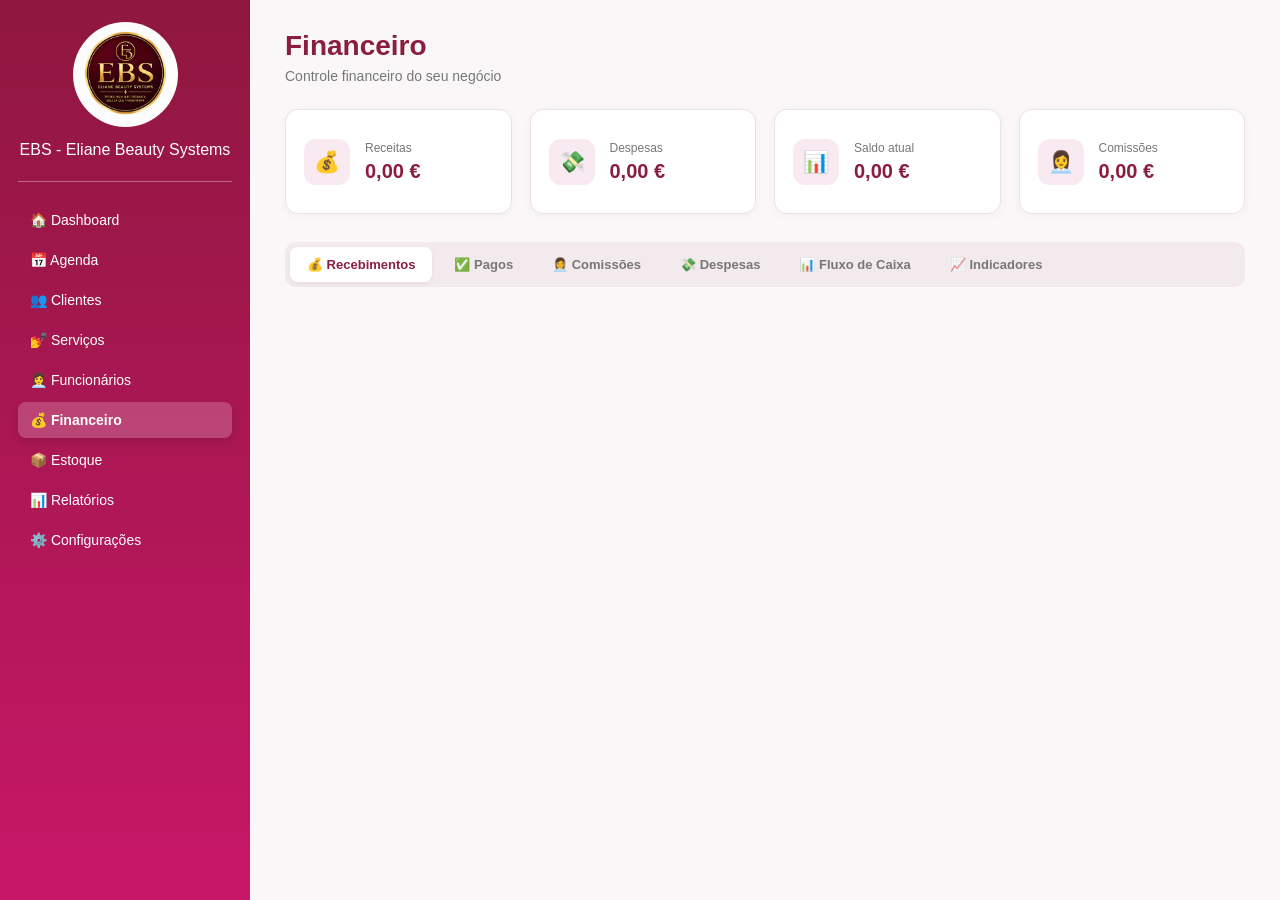
<file: financeiro.html>
<!-- =========================================================
     EBS - ELIANE BEAUTY SYSTEMS
     FINANCEIRO
========================================================= -->

<!DOCTYPE html>
<html lang="pt-PT">

<head>
    <meta charset="UTF-8">
    <meta name="viewport" content="width=device-width, initial-scale=1.0">

    <title>Financeiro - EBS</title>

    <link rel="stylesheet" href="../css/financeiro.css">
</head>

<body>

<div class="dashboard">

    <!-- =====================================================
         SIDEBAR
    ====================================================== -->

    <aside class="sidebar">

        <img
    src="../img/logo-ebs.jpeg"
    alt="EBS"
    class="logo-menu"
>

        <div class="titulo-menu">
            EBS - Eliane Beauty Systems
        </div>

        <hr>

        <nav class="menu">

    <a href="dashboard.html">
        🏠 Dashboard
    </a>

    <a href="agenda.html">
        📅 Agenda
    </a>

    <a href="clientes.html">
        👥 Clientes
    </a>

    <a href="servicos.html">
        💅 Serviços
    </a>

    <a href="funcionarios.html">
        👩‍💼 Funcionários
    </a>

    <a href="financeiro.html" class="ativo">
        💰 Financeiro
    </a>

    <a href="estoque.html">
        📦 Estoque
    </a>

    <a href="relatorios.html">
        📊 Relatórios
    </a>

    <a href="configuracoes.html">
        ⚙️ Configurações
    </a>

</nav>

    </aside>


    <!-- =====================================================
         CONTEÚDO PRINCIPAL
    ====================================================== -->

    <main class="content">

        <!-- =================================================
             CABEÇALHO
        ================================================== -->

        <header class="header-financeiro">

            <div>

                <h1>
                    Financeiro
                </h1>

                <p>
                    Controle financeiro do seu negócio
                </p>

            </div>

        </header>


        <!-- =================================================
             RESUMO FINANCEIRO
        ================================================== -->

        <section class="resumo-financeiro">

            <div class="card-resumo">

                <div class="icone-resumo">
                    💰
                </div>

                <div>

                    <small>
                        Receitas
                    </small>

                    <strong id="totalReceitas">
                        0,00 €
                    </strong>

                </div>

            </div>


            <div class="card-resumo">

                <div class="icone-resumo">
                    💸
                </div>

                <div>

                    <small>
                        Despesas
                    </small>

                    <strong id="totalDespesas">
                        0,00 €
                    </strong>

                </div>

            </div>


            <div class="card-resumo">

                <div class="icone-resumo">
                    📊
                </div>

                <div>

                    <small>
                        Saldo atual
                    </small>

                    <strong id="saldoAtual">
                        0,00 €
                    </strong>

                </div>

            </div>


            <div class="card-resumo">

                <div class="icone-resumo">
                    👩‍💼
                </div>

                <div>

                    <small>
                        Comissões
                    </small>

                    <strong id="totalComissoes">
                        0,00 €
                    </strong>

                

            </div>

        </section>


        <!-- =================================================
             ABAS
        ================================================== -->

        <section class="abas-financeiro">

    <button
        type="button"
        class="aba-financeiro ativo"
        data-aba="recebimentos"
    >
        💰 Recebimentos
    </button>

    <button
        type="button"
        class="aba-financeiro"
        data-aba="pagos"
    >
        ✅ Pagos
    </button>

     <button
    type="button"
    class="aba-financeiro"
    data-aba="comissoes"
>
    👩‍💼 Comissões
    </button> 
    
    <button
        type="button"
        class="aba-financeiro"
        data-aba="despesas"
    >
        💸 Despesas
    </button>

    <button
        type="button"
        class="aba-financeiro"
        data-aba="fluxo"
    >
        📊 Fluxo de Caixa
    </button>

    <button
        type="button"
        class="aba-financeiro"
        data-aba="indicadores"
    >
        📈 Indicadores
    </button>

</section>

      
        <!-- =================================================
             ABA - RECEBIMENTOS
        ================================================== -->

        <section
            id="abaRecebimentos"
            class="aba-conteudo ativa"
        >

            <div class="cabecalho-aba">

                <div>

                    <h2>
                        Recebimentos
                    </h2>

                    <p>
                        Acompanhe os valores dos atendimentos
                    </p>

                </div>

            </div>


            <!-- FILTROS -->

            <div class="filtros-financeiro">

                <div class="campo-pesquisa">

                    <span>
                        🔎
                    </span>

                    <input
                        type="text"
                        id="pesquisaRecebimento"
                        placeholder="Pesquisar cliente ou serviço..."
                    >

                </div>


                <select id="filtroPagamento">

                    <option value="">
                        Todos
                    </option>

                    <option value="pendente">
                        Pendentes
                    </option>

                    <option value="pago">
                        Pagos
                    </option>

                </select>


                <select id="filtroFormaPagamento">

                    <option value="">
                        Todas as formas
                    </option>

                    <option value="dinheiro">
                        Dinheiro
                    </option>

                    <option value="cartao">
                        Cartão
                    </option>

                    <option value="mbway">
                        MB WAY
                    </option>

                    <option value="transferencia">
                        Transferência
                    </option>

                </select>

            </div>


            <!-- LISTA -->

            <div class="area-lista">

                <div class="titulo-lista">

                    <h3>
                        Atendimentos
                    </h3>

                    <span id="contadorRecebimentos">
                        0 registros
                    </span>

                </div>


                <div
                    id="listaRecebimentos"
                    class="lista-financeira"
                ></div>


                <div
                    id="estadoVazioRecebimentos"
                    class="estado-vazio"
                >

                    <div class="estado-icone">
                        💰
                    </div>

                    <strong>
                        Nenhum recebimento encontrado
                    </strong>

                    <span>
                        Os atendimentos da Agenda aparecerão aqui.
                    </span>

                </div>

            </div>

        </section>

        <!-- =================================================
             ABA - PAGOS
        ================================================== -->

        <section
            id="abaPagos"
            class="aba-conteudo"
        >

            <div class="cabecalho-aba">

                <div>

                    <h2>
                        Pagos
                    </h2>

                    <p>
                        Histórico de pagamentos recebidos
                    </p>

                </div>

            </div>


            <!-- FILTROS -->

            <div class="filtros-financeiro">

                <div class="campo-pesquisa">

                    <span>
                        🔎
                    </span>

                    <input
                        type="text"
                        id="pesquisaPagos"
                        placeholder="Pesquisar cliente ou serviço..."
                    >

                </div>


                <select id="filtroFormaPagamentoPagos">

                    <option value="">
                        Todas as formas
                    </option>

                    <option value="dinheiro">
                        Dinheiro
                    </option>

                    <option value="cartao">
                        Cartão
                    </option>

                    <option value="mbway">
                        MB WAY
                    </option>

                    <option value="transferencia">
                        Transferência
                    </option>

                </select>

            </div>


            <!-- LISTA -->

            <div class="area-lista">

                <div class="titulo-lista">

                    <h3>
                        Pagamentos realizados
                    </h3>

                    <span id="contadorPagos">
                        0 registros
                    </span>

                </div>


                <div
                    id="listaPagos"
                    class="lista-financeira"
                ></div>


                <div
                    id="estadoVazioPagos"
                    class="estado-vazio"
                >

                    <div class="estado-icone">
                        ✅
                    </div>

                    <strong>
                        Nenhum pagamento encontrado
                    </strong>

                    <span>
                        Os pagamentos realizados aparecerão aqui.
                    </span>

                </div>

            </div>

        </section>


        <!-- =================================================
     ABA - COMISSÕES
================================================= -->

<section
    id="abaComissoes"
    class="aba-conteudo"
>

    <div class="cabecalho-aba">

        <div>

            <h2>
                Comissões
            </h2>

            <p>
                Acompanhe as comissões das profissionais.
            </p>

        </div>

    </div>


    <div class="indicadores-grid">

        <div class="indicador-card">

            <small>
                Comissões pendentes
            </small>

            <strong id="comissoesPendentes">
                0,00 €
            </strong>

        </div>


        <div class="indicador-card">

            <small>
                Comissões pagas
            </small>

            <strong id="comissoesPagas">
                0,00 €
            </strong>

        </div>


        <div class="indicador-card">

            <small>
                Total de comissões
            </small>

            <strong id="comissoesTotalAba">
                0,00 €
            </strong>

        </div>

    </div>


    <div class="area-lista">

        <div class="titulo-lista">

            <h3>
                Profissionais
            </h3>

            <span id="contadorComissoes">
                0 profissionais
            </span>

        </div>


        <div
            id="listaComissoes"
            class="lista-financeira"
        >
        </div>


        <div
            id="estadoVazioComissoes"
            class="estado-vazio"
        >

            <div class="estado-icone">
                👩‍💼
            </div>

            <strong>
                Nenhuma comissão registrada
            </strong>

            <span>
                As comissões das profissionais aparecerão aqui.
            </span>

        </div>

    </div>

</section>

        <!-- =================================================
             ABA - DESPESAS
        ================================================== -->

        <section
            id="abaDespesas"
            class="aba-conteudo"
        >

            <div class="cabecalho-aba">

                <div>

                    <h2>
                        Despesas
                    </h2>

                    <p>
                        Controle as despesas do negócio
                    </p>

                </div>


                <button
                    type="button"
                    class="btn-principal"
                    id="btnNovaDespesa"
                >
                    + Nova despesa
                </button>

            </div>


            <!-- FILTROS -->

            <div class="filtros-financeiro">

                <div class="campo-pesquisa">

                    <span>
                        🔎
                    </span>

                    <input
                        type="text"
                        id="pesquisaDespesa"
                        placeholder="Pesquisar despesa ou categoria..."
                    >

                </div>


                <select id="filtroCategoriaDespesa">

                    <option value="">
                        Todas as categorias
                    </option>

                </select>


                <select id="filtroStatusDespesa">

                    <option value="">
                        Todos os status
                    </option>

                    <option value="pendente">
                        Pendentes
                    </option>

                    <option value="paga">
                        Pagas
                    </option>

                </select>


                <select id="filtroFormaPagamentoDespesa">

                    <option value="">
                        Todas as formas
                    </option>

                    <option value="dinheiro">
                        Dinheiro
                    </option>

                    <option value="cartao">
                        Cartão
                    </option>

                    <option value="mbway">
                        MB WAY
                    </option>

                    <option value="transferencia">
                        Transferência
                    </option>

                </select>

            </div>


            <!-- LISTA -->

            <div class="area-lista">

                <div class="titulo-lista">

                    <h3>
                        Despesas cadastradas
                    </h3>

                    <span id="contadorDespesas">
                        0 despesas
                    </span>

                </div>


                <div
                    id="listaDespesas"
                    class="lista-financeira"
                ></div>


                <div
                    id="estadoVazioDespesas"
                    class="estado-vazio"
                >

                    <div class="estado-icone">
                        💸
                    </div>

                    <strong>
                        Nenhuma despesa encontrada
                    </strong>

                    <span>
                        Cadastre uma nova despesa para começar.
                    </span>

                </div>

            </div>

        </section>


        <!-- =================================================
             ABA - FLUXO DE CAIXA
        ================================================== -->

        <section
            id="abaFluxo"
            class="aba-conteudo"
        >

            <div class="cabecalho-aba">

                <div>

                    <h2>
                        Fluxo de Caixa
                    </h2>

                    <p>
                        Acompanhe entradas, saídas e saldo
                    </p>

                </div>


                <div class="filtros-periodo">

                    <input
                        type="date"
                        id="dataInicioFluxo"
                    >

                    <span>
                        até
                    </span>

                    <input
                        type="date"
                        id="dataFimFluxo"
                    >

                </div>

            </div>


            <!-- CARDS DO FLUXO -->

            <div class="cards-fluxo">

                <div class="card-fluxo entrada">

                    <small>
                        Entradas
                    </small>

                    <strong id="fluxoEntradas">
                        0,00 €
                    </strong>

                </div>


                <div class="card-fluxo saida">

                    <small>
                        Saídas
                    </small>

                    <strong id="fluxoSaidas">
                        0,00 €
                    </strong>

                </div>


                <div class="card-fluxo saldo">

                    <small>
                        Saldo
                    </small>

                    <strong id="fluxoSaldo">
                        0,00 €
                    </strong>

                </div>

            </div>


            <!-- MOVIMENTAÇÕES -->

            <div class="area-lista">

                <div class="titulo-lista">

                    <h3>
                        Movimentações
                    </h3>

                    <span id="contadorMovimentacoes">
                        0 movimentações
                    </span>

                </div>


                <div
                    id="listaMovimentacoes"
                    class="lista-financeira"
                ></div>


                <div
                    id="estadoVazioFluxo"
                    class="estado-vazio"
                >

                    <div class="estado-icone">
                        📊
                    </div>

                    <strong>
                        Nenhuma movimentação encontrada
                    </strong>

                    <span>
                        O fluxo de caixa será preenchido conforme houver movimentações.
                    </span>

                </div>

            </div>

        </section>

 <!-- =================================================
             ABA - INDICADORES
        ================================================== -->

        <section
            id="abaIndicadores"
            class="aba-conteudo"
        >

            <div class="cabecalho-aba">

                <div>

                    <h2>
                        Indicadores
                    </h2>

                    <p>
                        Visão geral do desempenho financeiro
                    </p>

                </div>

            </div>


            <!-- CARDS DOS INDICADORES -->

            <div class="indicadores-grid">

                <div class="indicador-card">

                    <small>
                        Faturamento
                    </small>

                    <strong id="indicadorFaturamento">
                        0,00 €
                    </strong>

                </div>


                <div class="indicador-card">

                    <small>
                        Ticket médio
                    </small>

                    <strong id="indicadorTicketMedio">
                        0,00 €
                    </strong>

                </div>


                <div class="indicador-card">

                    <small>
                        Lucro
                    </small>

                    <strong id="indicadorLucro">
                        0,00 €
                    </strong>

                </div>


                <div class="indicador-card">

                    <small>
                        Atendimentos
                    </small>

                    <strong id="indicadorAtendimentos">
                        0
                    </strong>

                </div>

            </div>


            <!-- =================================================
                 RECEITA POR SERVIÇO
            ================================================== -->

            <div class="area-indicadores">

                <div class="titulo-lista">

                    <h3>
                        Receita por serviço
                    </h3>

                </div>


                <div
                    id="receitaPorServico"
                    class="lista-indicadores"
                ></div>


                <div
                    id="estadoVazioServicos"
                    class="estado-vazio"
                >

                    <div class="estado-icone">
                        💅
                    </div>

                    <strong>
                        Nenhuma receita encontrada
                    </strong>

                    <span>
                        Os serviços pagos aparecerão aqui.
                    </span>

                </div>

            </div>


            <!-- =================================================
                 RECEITA POR PROFISSIONAL
            ================================================== -->

            <div class="area-indicadores">

                <div class="titulo-lista">

                    <h3>
                        Receita por profissional
                    </h3>

                </div>


                <div
                    id="receitaPorProfissional"
                    class="lista-indicadores"
                ></div>


                <div
                    id="estadoVazioProfissionais"
                    class="estado-vazio"
                >

                    <div class="estado-icone">
                        👩‍💼
                    </div>

                    <strong>
                        Nenhuma receita encontrada
                    </strong>

                    <span>
                        Os profissionais com pagamentos registrados aparecerão aqui.
                    </span>

                </div>

            </div>

        </section>


    </main>

</div>


<!-- =========================================================
     MODAL - NOVA DESPESA
========================================================= -->

<div
    id="modalDespesa"
    class="modal-overlay"
>

    <div class="modal">

        <div class="modal-cabecalho">

            <div>

                <h2>
                    Nova despesa
                </h2>

                <p>
                    Registre uma nova despesa do negócio.
                </p>

            </div>


            <button
                type="button"
                class="btn-fechar"
                id="btnFecharModalDespesa"
            >
                ×
            </button>

        </div>


        <form id="formDespesa">

            <div class="form-grid">


                <!-- DESCRIÇÃO -->

                <div class="campo campo-grande">

                    <label for="descricaoDespesa">
                        Descrição *
                    </label>

                    <input
                        type="text"
                        id="descricaoDespesa"
                        placeholder="Ex.: Produtos, aluguel, materiais..."
                        required
                    >

                </div>


                <!-- CATEGORIA -->

                <div class="campo">

                    <label for="categoriaDespesa">
                        Categoria *
                    </label>

                    <input
                        type="text"
                        id="categoriaDespesa"
                        placeholder="Ex.: Materiais"
                        required
                    >

                </div>


                <!-- VALOR -->

                <div class="campo">

                    <label for="valorDespesa">
                        Valor *
                    </label>

                    <input
                        type="number"
                        id="valorDespesa"
                        min="0"
                        step="0.01"
                        placeholder="0,00"
                        required
                    >

                </div>


                <!-- DATA -->

                <div class="campo">

                    <label for="dataVencimentoDespesa">
                        Data *
                    </label>

                    <input
                        type="date"
                        id="dataVencimentoDespesa"
                        required
                    >

                </div>


                <!-- STATUS -->

                <div class="campo">

                    <label for="statusDespesa">
                        Status
                    </label>

                    <select id="statusDespesa">

                        <option value="pendente">
                            Pendente
                        </option>

                        <option value="paga">
                            Paga
                        </option>

                    </select>

                </div>


                <!-- FORMA DE PAGAMENTO -->

                <div class="campo">

                    <label for="formaPagamentoDespesa">
                        Forma de pagamento
                    </label>

                    <select id="formaPagamentoDespesa">

                        <option value="">
                            Selecionar
                        </option>

                        <option value="Dinheiro">
                            Dinheiro
                        </option>

                        <option value="Cartão">
                            Cartão
                        </option>

                        <option value="MB WAY">
                            MB WAY
                        </option>

                        <option value="Transferência">
                            Transferência
                        </option>

                    </select>

                </div>


                <!-- OBSERVAÇÃO -->

                <div class="campo campo-grande">

                    <label for="observacaoDespesa">
                        Observação
                    </label>

                    <textarea
                        id="observacaoDespesa"
                        placeholder="Observações sobre a despesa..."
                    ></textarea>

                </div>

            </div>


            <!-- BOTÕES -->

            <div class="modal-botoes">

                <button
                    type="button"
                    class="btn-cancelar"
                    id="btnCancelarDespesa"
                >
                    Cancelar
                </button>


                <button
                    type="submit"
                    class="btn-salvar"
                >
                    Salvar despesa
                </button>

            </div>

        </form>

    </div>

</div>


<!-- =========================================================
     MODAL - REGISTRAR PAGAMENTO
========================================================= -->

<div
    id="modalPagamento"
    class="modal-financeiro"
>

    <div class="modal-financeiro-conteudo">

        <div class="modal-financeiro-cabecalho">

            <div>

                <h2>
                    Registrar pagamento
                </h2>

                <p>
                    Confirme a forma de pagamento do atendimento.
                </p>

            </div>


            <button
                type="button"
                class="modal-fechar"
                id="fecharModalPagamento"
            >
                ×
            </button>

        </div>


        <!-- RESUMO DO ATENDIMENTO -->

        <div class="pagamento-resumo">

            <div>

                <span>
                    Cliente
                </span>

                <strong id="pagamentoCliente">
                    -
                </strong>

            </div>


            <div>

                <span>
                    Serviço
                </span>

                <strong id="pagamentoServico">
                    -
                </strong>

            </div>


            <div>

                <span>
                    Valor
                </span>

                <strong id="pagamentoValor">
                    0,00 €
                </strong>

            </div>

        </div>


        <!-- FORMAS DE PAGAMENTO -->

        <div class="pagamento-forma">

            <label>
                Forma de pagamento
            </label>


            <div
                id="formasPagamento"
                class="formas-pagamento"
            >

                <!-- As formas serão criadas pelo financeiro.js -->

            </div>

        </div>


        <!-- BOTÕES -->

        <div class="modal-financeiro-acoes">

            <button
                type="button"
                class="btn-cancelar-pagamento"
                id="cancelarPagamento"
            >
                Cancelar
            </button>


            <button
                type="button"
                class="btn-confirmar-pagamento"
                id="confirmarPagamento"
            >
                Confirmar pagamento
            </button>

        </div>

    </div>

</div>


<!-- =========================================================
     JAVASCRIPT
========================================================= -->

<script src="financeiro.js"></script>



</body>

</html>
</file>
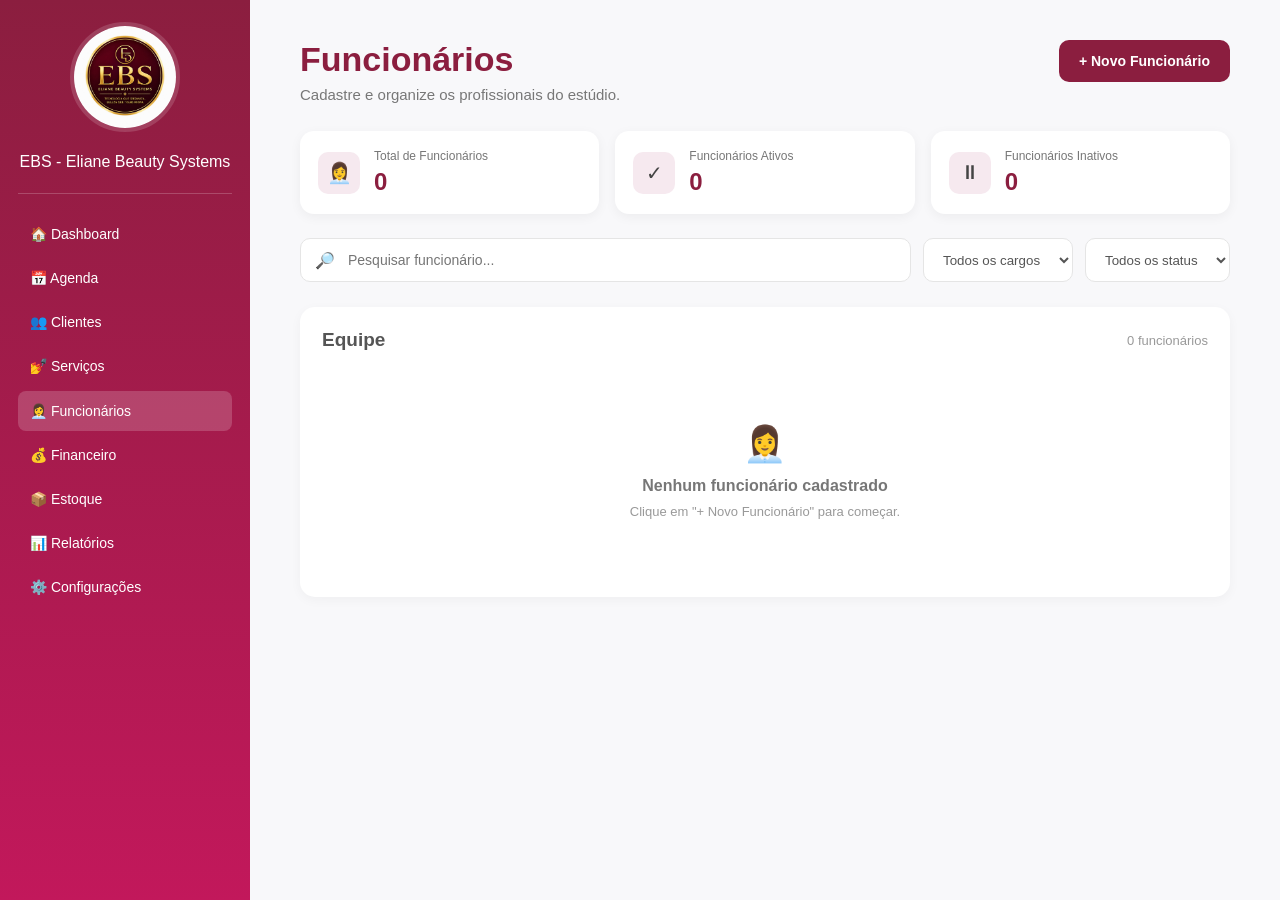
<file: funcionarios.html>
<!DOCTYPE html>
<html lang="pt-BR">

<head>
    <meta charset="UTF-8">
    <meta name="viewport" content="width=device-width, initial-scale=1.0">

    <title>Funcionários - EBS</title>

    <link rel="stylesheet" href="../css/funcionarios.css">
</head>

<body>

<div class="dashboard">

    <!-- =========================================
         MENU LATERAL EBS - PADRÃO
    ========================================== -->

    <aside class="sidebar">

        <img
            src="../img/logo-ebs.jpeg"
            alt="EBS"
            class="logo-menu"
        >

        <div class="titulo-menu">
            EBS - Eliane Beauty Systems
        </div>

        <hr>

        <nav class="menu">

            <a href="dashboard.html">
                🏠 Dashboard
            </a>

            <a href="agenda.html">
                📅 Agenda
            </a>

            <a href="clientes.html">
                👥 Clientes
            </a>

            <a href="servicos.html">
                💅 Serviços
            </a>

            <a href="funcionarios.html" class="ativo">
                👩‍💼 Funcionários
            </a>

            <a href="financeiro.html">
                💰 Financeiro
            </a>

            <a href="estoque.html">
                📦 Estoque
            </a>

            <a href="relatorios.html">
                📊 Relatórios
            </a>

            <a href="configuracoes.html">
                ⚙️ Configurações
            </a>

        </nav>

    </aside>


    <!-- =========================================
         CONTEÚDO PRINCIPAL
    ========================================== -->

    <main class="content">

        <!-- CABEÇALHO -->

        <header class="header-funcionarios">

            <div>

                <h1>Funcionários</h1>

                <p>
                    Cadastre e organize os profissionais do estúdio.
                </p>

            </div>

            <button
                type="button"
                class="btn-novo"
                id="btnNovoFuncionario"
            >
                + Novo Funcionário
            </button>

        </header>


        <!-- =====================================
             INDICADORES
        ====================================== -->

        <section class="indicadores">

            <div class="card-indicador">

                <div class="icone">
                    👩‍💼
                </div>

                <div>

                    <small>
                        Total de Funcionários
                    </small>

                    <strong id="totalFuncionarios">
                        0
                    </strong>

                </div>

            </div>


            <div class="card-indicador">

                <div class="icone">
                    ✓
                </div>

                <div>

                    <small>
                        Funcionários Ativos
                    </small>

                    <strong id="funcionariosAtivos">
                        0
                    </strong>

                </div>

            </div>


            <div class="card-indicador">

                <div class="icone">
                    ⏸
                </div>

                <div>

                    <small>
                        Funcionários Inativos
                    </small>

                    <strong id="funcionariosInativos">
                        0
                    </strong>

                </div>

            </div>

        </section>


        <!-- =====================================
             FILTROS
        ====================================== -->

        <section class="filtros">

            <div class="campo-pesquisa">

                <span>🔎</span>

                <input
                    type="text"
                    id="pesquisaFuncionario"
                    placeholder="Pesquisar funcionário..."
                >

            </div>


            <select id="filtroCargo">

                <option value="">
                    Todos os cargos
                </option>

            </select>


            <select id="filtroStatus">

                <option value="">
                    Todos os status
                </option>

                <option value="ativo">
                    Ativos
                </option>

                <option value="inativo">
                    Inativos
                </option>

            </select>

        </section>


        <!-- =====================================
             LISTA DE FUNCIONÁRIOS
        ====================================== -->

        <section class="funcionarios-area">

            <div class="titulo-lista">

                <h2>
                    Equipe
                </h2>

                <span id="contadorFuncionarios">
                    0 funcionários
                </span>

            </div>


            <div
                class="lista-funcionarios"
                id="listaFuncionarios"
            >
            </div>


            <!-- ESTADO VAZIO -->

            <div
                class="vazio"
                id="estadoVazio"
            >

                <div class="vazio-icone">
                    👩‍💼
                </div>

                <strong>
                    Nenhum funcionário cadastrado
                </strong>

                <span>
                    Clique em "+ Novo Funcionário" para começar.
                </span>

            </div>

        </section>

    </main>

</div>


<!-- =========================================
     MODAL - FUNCIONÁRIO
========================================== -->

<div
    class="modal-overlay"
    id="modalFuncionario"
>

    <div class="modal">

        <!-- CABEÇALHO DO MODAL -->

        <div class="modal-cabecalho">

            <div>

                <h2 id="tituloModal">
                    Novo Funcionário
                </h2>

                <p>
                    Cadastre os dados do profissional.
                </p>

            </div>

            <button
                type="button"
                class="btn-fechar"
                id="btnFecharModal"
            >
                ×
            </button>

        </div>


        <!-- =====================================
             ABAS DO CADASTRO
        ====================================== -->

        <div class="abas-modal">

            <button
                type="button"
                class="aba-modal ativa"
                data-aba="dados"
            >
                Dados pessoais
            </button>

            <button
                type="button"
                class="aba-modal"
                data-aba="profissional"
            >
                Profissional
            </button>

            <button
                type="button"
                class="aba-modal"
                data-aba="jornada"
            >
                Jornada
            </button>

        </div>


        <form id="formFuncionario">


            <!-- =================================
                 ABA 1 - DADOS PESSOAIS
            ================================== -->

            <div
                class="conteudo-aba ativa"
                id="aba-dados"
            >

                <div class="form-grid">

                    <div class="campo campo-grande">

                        <label for="nomeCompleto">
                            Nome completo *
                        </label>

                        <input
                            type="text"
                            id="nomeCompleto"
                            required
                            placeholder="Ex.: Fran dos Santos"
                        >

                    </div>


                    <div class="campo">

                        <label for="nomeExibicao">
                            Nome de exibição *
                        </label>

                        <input
                            type="text"
                            id="nomeExibicao"
                            required
                            placeholder="Ex.: Fran"
                        >

                    </div>


                    <div class="campo">

                        <label for="cargo">
                            Cargo *
                        </label>

                        <input
                            type="text"
                            id="cargo"
                            required
                            placeholder="Ex.: Lash Designer"
                        >

                    </div>


                    <div class="campo">

                        <label for="telefone">
                            Telefone
                        </label>

                        <input
                            type="tel"
                            id="telefone"
                            placeholder="Ex.: +351 912 345 678"
                        >

                    </div>


                    <div class="campo">

                        <label for="email">
                            E-mail
                        </label>

                        <input
                            type="email"
                            id="email"
                            placeholder="email@exemplo.com"
                        >

                    </div>


                    <div class="campo">

                        <label for="dataAdmissao">
                            Data de admissão
                        </label>

                        <input
                            type="date"
                            id="dataAdmissao"
                        >

                    </div>


                    <div class="campo">

                        <label for="statusFuncionario">
                            Status
                        </label>

                        <select id="statusFuncionario">

                            <option value="ativo">
                                Ativo
                            </option>

                            <option value="inativo">
                                Inativo
                            </option>

                        </select>

                    </div>

                </div>


                <!-- FOTOGRAFIA -->

                <div class="foto-box">

                    <div class="foto-preview" id="fotoPreview">
                        👩‍💼
                    </div>

                    <div class="foto-info">

                        <strong>
                            Fotografia
                        </strong>

                        <span>
                            Opcional
                        </span>

                        <input
                            type="file"
                            id="fotoFuncionario"
                            accept="image/*"
                        >

                    </div>

                </div>

            </div>


            <!-- =================================
                 ABA 2 - PROFISSIONAL
            ================================== -->

            <div
                class="conteudo-aba"
                id="aba-profissional"
            >

                <div class="form-grid">

                    <div class="campo">

                        <label for="comissao">
                            Comissão (%)
                        </label>

                        <input
                            type="number"
                            id="comissao"
                            min="0"
                            max="100"
                            step="0.01"
                            placeholder="Ex.: 40"
                        >

                    </div>


                    <div class="campo">

                        <label for="metaMensal">
                            Meta mensal (€)
                        </label>

                        <input
                            type="number"
                            id="metaMensal"
                            min="0"
                            step="0.01"
                            placeholder="Ex.: 3000"
                        >

                    </div>

                </div>


                <!-- ESPECIALIDADES / SERVIÇOS -->

                <div class="especialidades-box">

                    <label>
                        Serviços habilitados
                    </label>

                    <p class="ajuda">
                        Selecione os serviços que este profissional pode realizar.
                    </p>

                    <div
                        class="lista-especialidades"
                        id="listaEspecialidades"
                    >
                    </div>

                </div>

            </div>


            <!-- =================================
                 ABA 3 - JORNADA
            ================================== -->

            <div
                class="conteudo-aba"
                id="aba-jornada"
            >

                <div class="jornada-box">

                    <div class="jornada-cabecalho">

                        <strong>
                            Jornada de trabalho
                        </strong>

                        <span>
                            Configure os horários habituais.
                        </span>

                    </div>


                    <!-- SEGUNDA -->

                    <div class="dia-jornada">

                        <label class="dia-checkbox">

                            <input
                                type="checkbox"
                                name="diaTrabalho"
                                value="segunda"
                                checked
                            >

                            <span>
                                Segunda-feira
                            </span>

                        </label>

                        <div class="horarios">

                            <input
                                type="time"
                                id="inicioSegunda"
                                value="09:00"
                            >

                            <span>até</span>

                            <input
                                type="time"
                                id="fimSegunda"
                                value="18:00"
                            >

                        </div>

                    </div>


                    <!-- TERÇA -->

                    <div class="dia-jornada">

                        <label class="dia-checkbox">

                            <input
                                type="checkbox"
                                name="diaTrabalho"
                                value="terca"
                                checked
                            >

                            <span>
                                Terça-feira
                            </span>

                        </label>

                        <div class="horarios">

                            <input
                                type="time"
                                id="inicioTerca"
                                value="09:00"
                            >

                            <span>até</span>

                            <input
                                type="time"
                                id="fimTerca"
                                value="18:00"
                            >

                        </div>

                    </div>


                    <!-- QUARTA -->

                    <div class="dia-jornada">

                        <label class="dia-checkbox">

                            <input
                                type="checkbox"
                                name="diaTrabalho"
                                value="quarta"
                                checked
                            >

                            <span>
                                Quarta-feira
                            </span>

                        </label>

                        <div class="horarios">

                            <input
                                type="time"
                                id="inicioQuarta"
                                value="09:00"
                            >

                            <span>até</span>

                            <input
                                type="time"
                                id="fimQuarta"
                                value="18:00"
                            >

                        </div>

                    </div>


                    <!-- QUINTA -->

                    <div class="dia-jornada">

                        <label class="dia-checkbox">

                            <input
                                type="checkbox"
                                name="diaTrabalho"
                                value="quinta"
                                checked
                            >

                            <span>
                                Quinta-feira
                            </span>

                        </label>

                        <div class="horarios">

                            <input
                                type="time"
                                id="inicioQuinta"
                                value="09:00"
                            >

                            <span>até</span>

                            <input
                                type="time"
                                id="fimQuinta"
                                value="18:00"
                            >

                        </div>

                    </div>


                    <!-- SEXTA -->

                    <div class="dia-jornada">

                        <label class="dia-checkbox">

                            <input
                                type="checkbox"
                                name="diaTrabalho"
                                value="sexta"
                                checked
                            >

                            <span>
                                Sexta-feira
                            </span>

                        </label>

                        <div class="horarios">

                            <input
                                type="time"
                                id="inicioSexta"
                                value="09:00"
                            >

                            <span>até</span>

                            <input
                                type="time"
                                id="fimSexta"
                                value="18:00"
                            >

                        </div>

                    </div>


                    <!-- SÁBADO -->

                    <div class="dia-jornada">

                        <label class="dia-checkbox">

                            <input
                                type="checkbox"
                                name="diaTrabalho"
                                value="sabado"
                            >

                            <span>
                                Sábado
                            </span>

                        </label>

                        <div class="horarios">

                            <input
                                type="time"
                                id="inicioSabado"
                                value="09:00"
                            >

                            <span>até</span>

                            <input
                                type="time"
                                id="fimSabado"
                                value="13:00"
                            >

                        </div>

                    </div>


                    <!-- DOMINGO -->

                    <div class="dia-jornada">

                        <label class="dia-checkbox">

                            <input
                                type="checkbox"
                                name="diaTrabalho"
                                value="domingo"
                            >

                            <span>
                                Domingo
                            </span>

                        </label>

                        <div class="horarios">

                            <input
                                type="time"
                                id="inicioDomingo"
                                value="09:00"
                            >

                            <span>até</span>

                            <input
                                type="time"
                                id="fimDomingo"
                                value="13:00"
                            >

                        </div>

                    </div>

                </div>

            </div>


            <!-- =================================
                 BOTÕES
            ================================== -->

            <div class="modal-botoes">

                <button
                    type="button"
                    class="btn-cancelar"
                    id="btnCancelar"
                >
                    Cancelar
                </button>

                <button
                    type="submit"
                    class="btn-salvar"
                    id="btnSalvarFuncionario"
                >
                    Salvar Funcionário
                </button>

            </div>

        </form>

    </div>

</div>


<!-- =========================================
     JAVASCRIPT
========================================== -->

<script src="./funcionarios.js"></script>

</body>

</html>
</file>
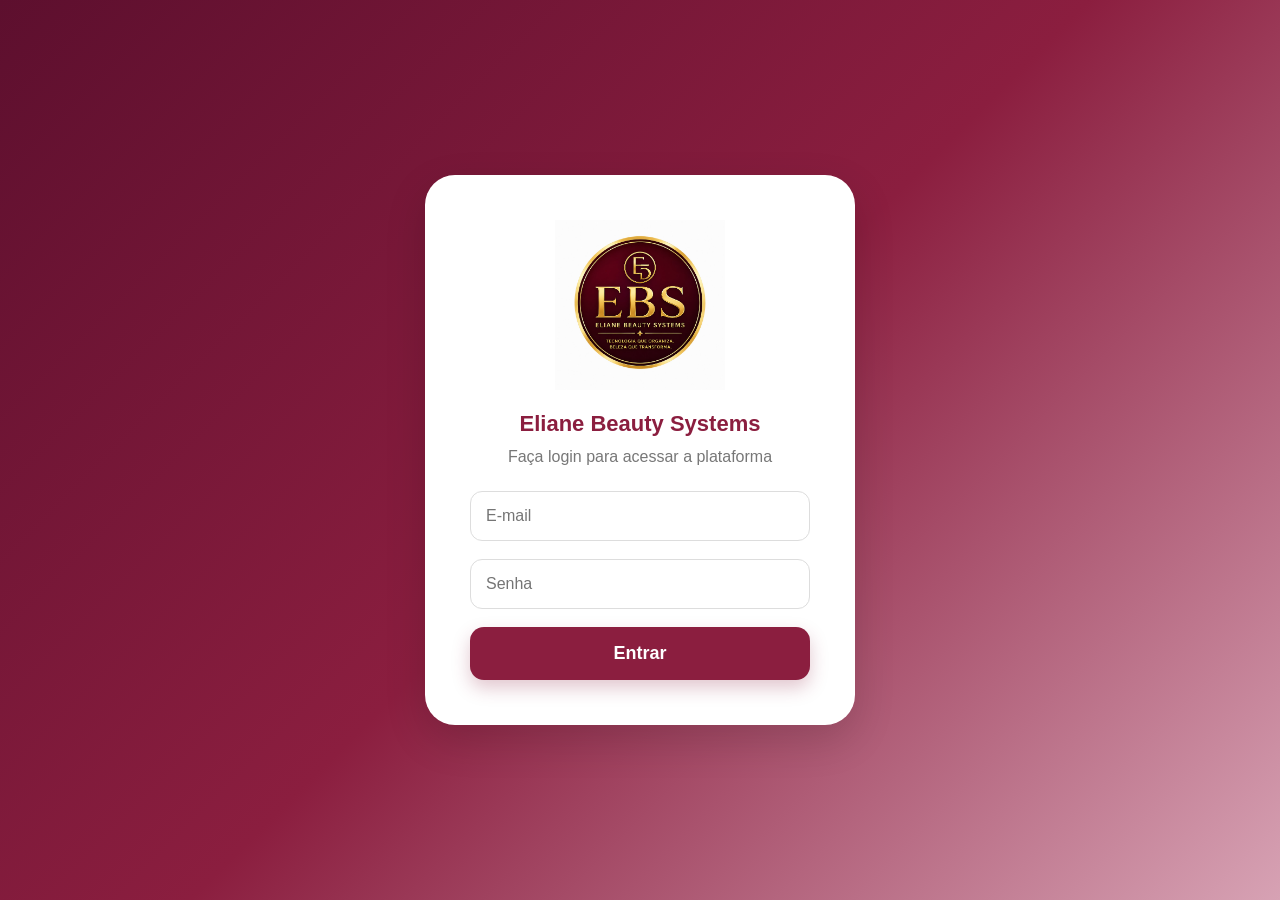
<file: login.html>
<!DOCTYPE html>
<html lang="pt-PT">

<head>
    <meta charset="UTF-8">
    <meta name="viewport" content="width=device-width, initial-scale=1.0">
    <title>Login - EBS</title>

    <link rel="stylesheet" href="../css/login.css">
</head>

<body>

    <div class="login-card">

        <!-- Logotipo da EBS -->
        <img src="../img/logo-ebs.jpeg" alt="EBS" class="logo">

        <h1>Eliane Beauty Systems</h1>

        <p>Faça login para acessar a plataforma</p>

        <form onsubmit="entrar(event)">

            <input type="email" placeholder="E-mail">

            <input type="password" placeholder="Senha">

            <button type="submit">Entrar</button>

        </form>

    </div>
<script>
function entrar(event) {
    event.preventDefault();
    window.location.href = "dashboard.html";
}
</script>
</body>

</html>
</file>
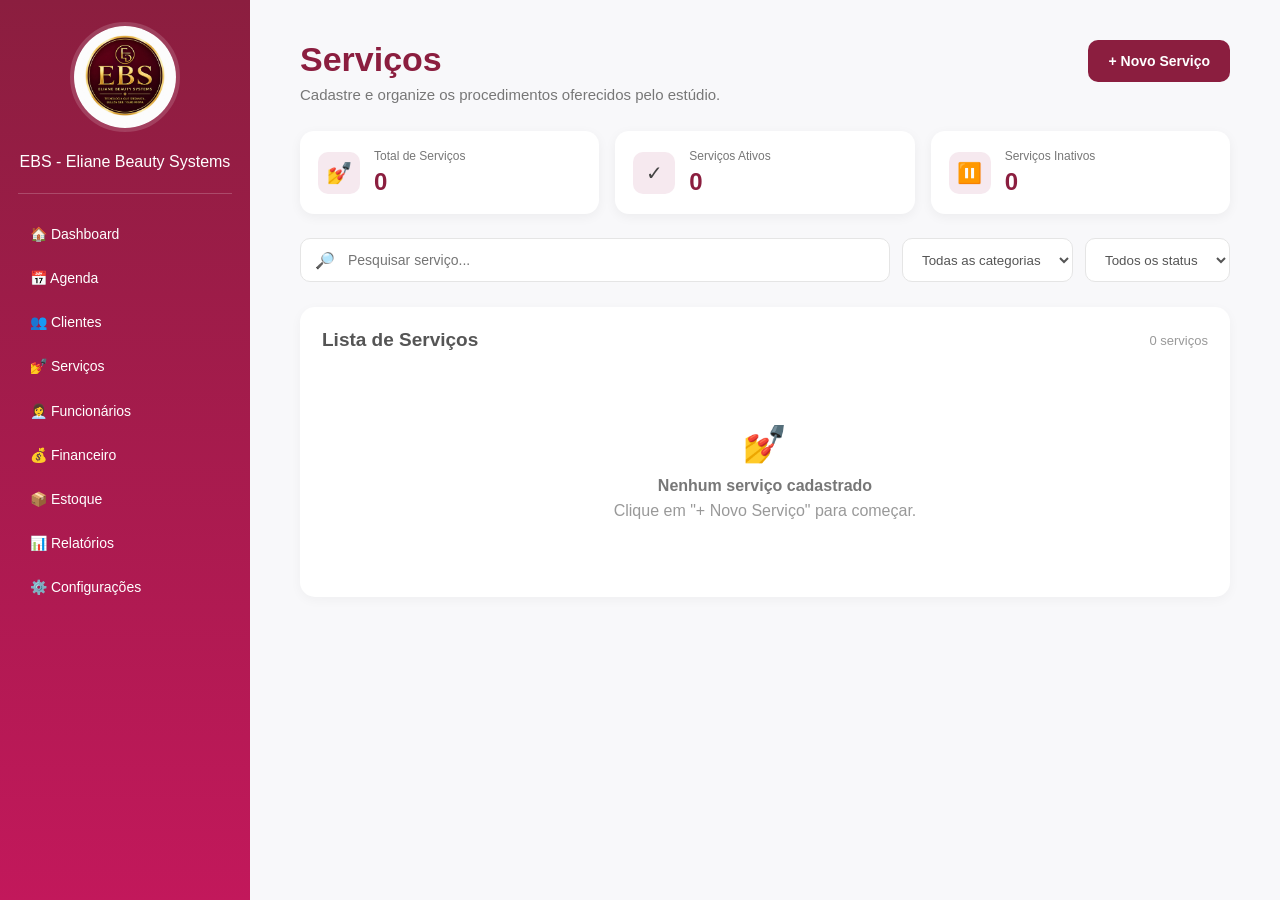
<file: servicos.html>
<!DOCTYPE html>
<html lang="pt-BR">

<head>
    <meta charset="UTF-8">
    <meta name="viewport" content="width=device-width, initial-scale=1.0">

    <title>Serviços - EBS</title>

    <link rel="stylesheet" href="../css/servicos.css">
</head>

<body>

<div class="dashboard">

    <!-- =========================================
         MENU LATERAL EBS
    ========================================== -->

    <aside class="sidebar">

        <img
            src="../img/logo-ebs.jpeg"
            alt="EBS"
            class="logo-menu"
        >

        <div class="titulo-menu">
    EBS - Eliane Beauty Systems</div>

        <hr>

        <nav class="menu">

            <a href="dashboard.html">
                🏠 Dashboard
            </a>

            <a href="agenda.html">
                📅 Agenda
            </a>

            <a href="clientes.html">
                👥 Clientes
            </a>

            <a href="servicos.html" class="ativo">
                💅 Serviços
            </a>

            <a href="funcionarios.html">
                👩‍💼 Funcionários
            </a>

            <a href="financeiro.html">
                💰 Financeiro
            </a>

            <a href="estoque.html">
                📦 Estoque
            </a>

            <a href="relatorios.html">
                📊 Relatórios
            </a>

            <a href="configuracoes.html">
                ⚙️ Configurações
            </a>

        </nav>

    </aside>


    <!-- =========================================
         CONTEÚDO
    ========================================== -->

    <main class="content">

        <header class="header-servicos">

            <div>
                <h1>Serviços</h1>

                <p>
                    Cadastre e organize os procedimentos oferecidos pelo estúdio.
                </p>
            </div>

            <button
                class="btn-novo"
                id="btnNovoServico"
            >
                + Novo Serviço
            </button>

        </header>


        <!-- =====================================
             INDICADORES
        ====================================== -->

        <section class="indicadores">

            <div class="card-indicador">

                <div class="icone">
                    💅
                </div>

                <div>
                    <small>Total de Serviços</small>
                    <strong id="totalServicos">0</strong>
                </div>

            </div>


            <div class="card-indicador">

                <div class="icone">
                    ✓
                </div>

                <div>
                    <small>Serviços Ativos</small>
                    <strong id="servicosAtivos">0</strong>
                </div>

            </div>


            <div class="card-indicador">

                <div class="icone">
                    ⏸️
                </div>

                <div>
                    <small>Serviços Inativos</small>
                    <strong id="servicosInativos">0</strong>
                </div>

            </div>

        </section>


        <!-- =====================================
             FILTROS
        ====================================== -->

        <section class="filtros">

            <div class="campo-pesquisa">

                <span>🔎</span>

                <input
                    type="text"
                    id="pesquisaServico"
                    placeholder="Pesquisar serviço..."
                >

            </div>


            <select id="filtroCategoria">

                <option value="">
                    Todas as categorias
                </option>

            </select>


            <select id="filtroStatus">

                <option value="">
                    Todos os status
                </option>

                <option value="ativo">
                    Ativos
                </option>

                <option value="inativo">
                    Inativos
                </option>

            </select>

        </section>


        <!-- =====================================
             LISTA
        ====================================== -->

        <section class="servicos-area">

            <div class="titulo-lista">

                <h2>
                    Lista de Serviços
                </h2>

                <span id="contadorServicos">
                    0 serviços
                </span>

            </div>


            <div
                class="lista-servicos"
                id="listaServicos"
            >
            </div>


            <div
                class="vazio"
                id="estadoVazio"
            >

                <div class="vazio-icone">
                    💅
                </div>

                <strong>
                    Nenhum serviço cadastrado
                </strong>

                <span>
                    Clique em "+ Novo Serviço" para começar.
                </span>

            </div>

        </section>

    </main>

</div>


<!-- =========================================
     MODAL
========================================== -->

<div
    class="modal-overlay"
    id="modalServico"
>

    <div class="modal">

        <div class="modal-cabecalho">

            <div>

                <h2 id="tituloModal">
                    Novo Serviço
                </h2>

                <p>
                    Cadastre os dados do procedimento.
                </p>

            </div>

            <button
                class="btn-fechar"
                id="btnFecharModal"
            >
                ×
            </button>

        </div>


        <form id="formServico">

            <div class="form-grid">

                <div class="campo campo-grande">

                    <label for="nomeServico">
                        Nome do serviço *
                    </label>

                    <input
                        type="text"
                        id="nomeServico"
                        required
                        placeholder="Ex.: Extensão de cílios"
                    >

                </div>


                <div class="campo">

                    <label for="categoriaServico">
                        Categoria
                    </label>

                    <input
                        type="text"
                        id="categoriaServico"
                        placeholder="Ex.: Cílios"
                    >

                </div>


                <div class="campo">

                    <label for="duracaoServico">
                        Duração estimada *
                    </label>

                    <div class="campo-duracao">

                        <input
                            type="number"
                            id="duracaoServico"
                            min="1"
                            required
                            placeholder="Ex.: 120"
                        >

                        <span>
                            minutos
                        </span>

                    </div>

                </div>


                <div class="campo">

                    <label for="valorServico">
                        Valor padrão (€) *
                    </label>

                    <input
                        type="number"
                        id="valorServico"
                        min="0"
                        step="0.01"
                        required
                        placeholder="0,00"
                    >

                </div>


                <div class="campo">

                    <label for="statusServico">
                        Status
                    </label>

                    <select id="statusServico">

                        <option value="ativo">
                            Ativo
                        </option>

                        <option value="inativo">
                            Inativo
                        </option>

                    </select>

                </div>


                <div class="campo campo-grande">

                    <label for="descricaoServico">
                        Descrição
                    </label>

                    <textarea
                        id="descricaoServico"
                        rows="4"
                        placeholder="Descreva o procedimento..."
                    ></textarea>

                </div>

            </div>


            <!-- PROFISSIONAIS -->

            <div class="profissionais-box">

                <label>
                    Profissionais habilitadas
                </label>

                <div
                    id="listaProfissionais"
                    class="lista-profissionais"
                >
                </div>

                <small>
                    Selecione as profissionais que podem realizar este serviço.
                </small>

            </div>


            <div class="modal-botoes">

                <button
                    type="button"
                    class="btn-cancelar"
                    id="btnCancelar"
                >
                    Cancelar
                </button>

               <button
    type="submit"
    class="btn-salvar"
    
>
    Salvar Serviço
</button>

            </div>

        </form>

    </div>

</div>


<script src="./servicos.js"></script>


</body>

</html>
</file>
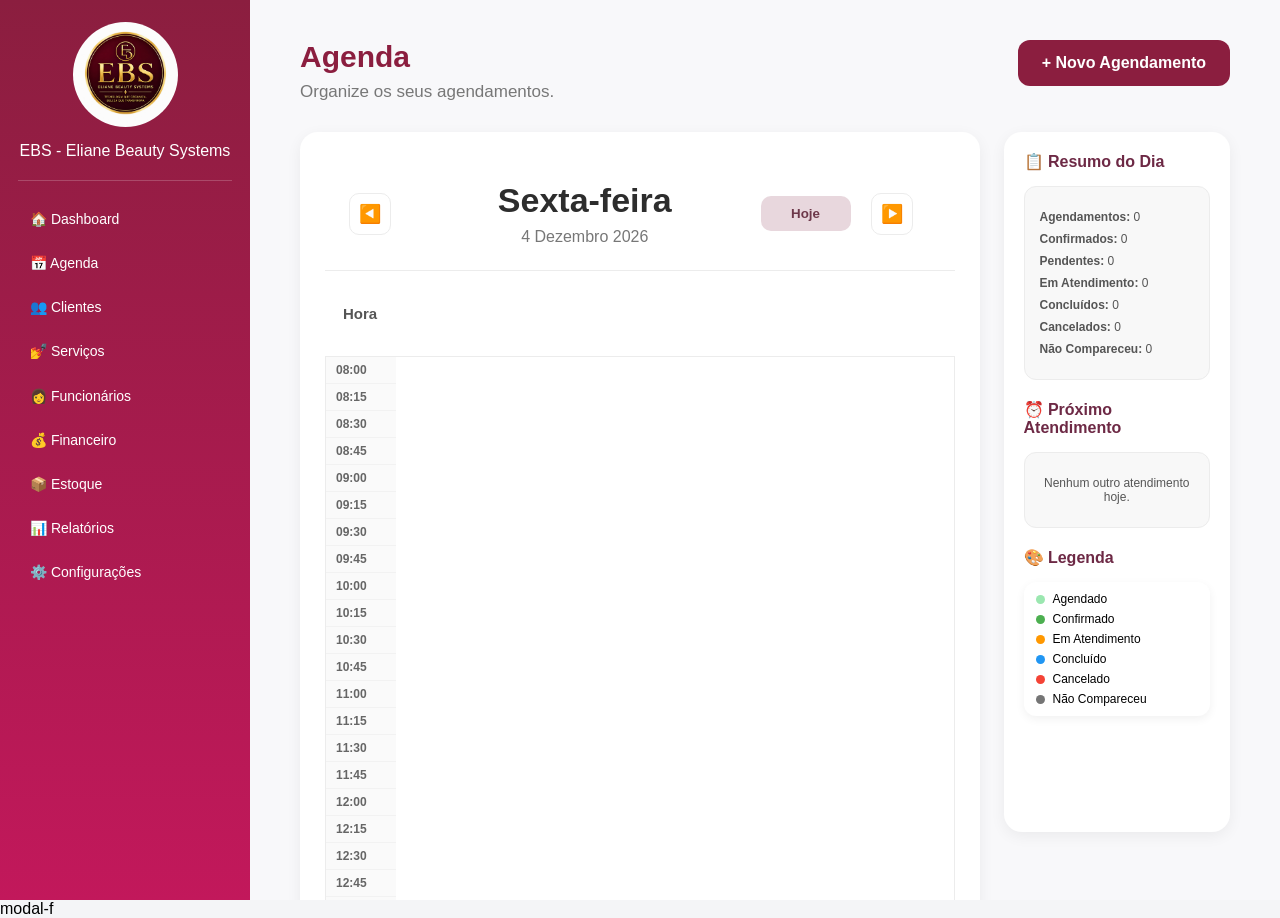
<file: pages/agenda.html>
<!DOCTYPE html>
<html lang="pt-PT">

<head>

    <!-- ==============================================
         Configurações da Página
    =============================================== -->

    <meta charset="UTF-8">

    <meta name="viewport" content="width=device-width, initial-scale=1.0">

    <title>Agenda - EBS</title>

    <link rel="stylesheet" href="../css/agenda.css">
</head>

<body>

    <!-- ==============================================
         Estrutura Principal
    =============================================== -->

    <div class="dashboard">

        <!-- ==============================================
             Menu Lateral
        =============================================== -->

        <aside class="sidebar">

            <img src="../img/logo-ebs.jpeg" class="logo-menu" alt="Logo EBS">

            <h2 class="titulo-menu">
                EBS - Eliane Beauty Systems
            </h2>

            <hr>
<div class="menu">
<a href="dashboard.html">🏠 Dashboard</a>

<a href="agenda.html" class="ativo">📅 Agenda</a>

<a href="clientes.html">👥 Clientes</a>

<a href="servicos.html">💅 Serviços</a>

<a href="funcionarios.html">👩 Funcionários</a>

<a href="financeiro.html">💰 Financeiro</a>

<a href="estoque.html">📦 Estoque</a>

<a href="relatorios.html">📊 Relatórios</a>

<a href="configuracoes.html">⚙️ Configurações</a>
</div>
        </aside>

        <!-- ==============================================
             Conteúdo Principal
        =============================================== -->

        <main class="content">

            <!-- ==============================================
         Cabeçalho da Agenda
    =============================================== -->

            <div class="header-agenda">

                <div>

                    <h1>Agenda</h1>

                    <p class="subtitulo">
                        Organize os seus agendamentos.
                    </p>

                </div>

                <button class="btn-novo" id="btnNovoAgendamento">
                    + Novo Agendamento
                </button>

            </div>

            <!-- ==============================================
     Corpo da Agenda
=============================================== -->

            <div class="agenda-layout">

                <!-- Agenda Semanal -->
                <section class="agenda-principal">

                    <!-- Cabeçalho de navegação da agenda -->
                    <!-- ==============================================
     Barra de Navegação da Agenda
============================================== -->

                    <div class="barra-data">

                        <button class="btn-data" id="btnAnterior">
                        ◀️
                        </button>

                        <div class="data-atual">

                            <h2 id="diaSemana">Segunda-feira</h2>

                            <span id="dataCompleta">20 Julho 2026</span>

                        </div>

                        <button class="btn-hoje" id="btnHoje"> Hoje </button>

                        <button class="btn-data" id="btnProximo">
                        ▶️
                        </button>

                    </div>

                    <!-- ===================================================
     Cabeçalho da Agenda por Profissionais
=================================================== -->

                    <div class="cabecalho-agenda">

                        <div class="coluna-hora">
                            <strong>Hora</strong>
                        </div>

                       <div id="cabecalhoProfissionais"></div>

                    </div>

                    <!-- ===================================================
     Grade Principal da Agenda
=================================================== -->

                    <div class="grade-agenda" id="gradeAgenda">
                        <!-- GRADE GERADA PELO JAVASCRIPT -->
                       


                    </div>>


                </section>

                <!-- Painel Inteligente -->
                <aside class="agenda-lateral">

                    <h3>📋 Resumo do Dia</h3>

                    <div class="card-resumo">

                        <p><strong>Agendamentos:</strong> <span id="totalAgendamentos">0</span></p>

                        <p><strong>Confirmados:</strong> <span id="totalConfirmados">0</span></p>

                        <p><strong>Pendentes:</strong> <span id="totalPendentes">0</span></p>

                        <p><strong>Em Atendimento:</strong> <span id="totalEmAtendimento">0</span></p>

                        <p><strong>Concluídos:</strong> <span id="totalConcluidos">0</span></p>

                        <p><strong>Cancelados:</strong> <span id="totalCancelados">0</span></p>

                        <p><strong>Não Compareceu:</strong> <span id="totalNaoCompareceu">0</span></p>

</div>

<h3>⏰ Próximo Atendimento</h3>

<div class="card-resumo" id="proximoAtendimento">

    <p>Nenhum próximo atendimento.</p>

    <hr style="margin: 12px 0; border: 0; border-top: 1px solid #eee;">

    <strong style="display:block; margin-bottom:8px;">
        Legenda
    </strong>

    <div style="font-size:12px; line-height:1.8;">

        <div>
            <span style="color:#9BE7B0;">●</span>
            Agendado
        </div>

        <div>
            <span style="color:#4CAF50;">●</span>
            Confirmado
        </div>

        <div>
            <span style="color:#FF9800;">●</span>
            Em Atendimento
        </div>

        <div>
            <span style="color:#2196F3;">●</span>
            Concluído
        </div>

        <div>
            <span style="color:#F44336;">●</span>
            Cancelado
        </div>

        <div>
            <span style="color:#757575;">●</span>
            Não Compareceu
        </div>

    </div>

</div>

<h3 class="titulo-legenda">🎨 Legenda</h3>

<div class="card-legenda">

    <div class="item-legenda">
        <span class="legenda-cor agendado"></span>
        <span>Agendado</span>
    </div>

    <div class="item-legenda">
        <span class="legenda-cor confirmado"></span>
        <span>Confirmado</span>
    </div>

    <div class="item-legenda">
        <span class="legenda-cor atendimento"></span>
        <span>Em Atendimento</span>
    </div>

    <div class="item-legenda">
        <span class="legenda-cor concluido"></span>
        <span>Concluído</span>
    </div>

    <div class="item-legenda">
        <span class="legenda-cor cancelado"></span>
        <span>Cancelado</span>
    </div>

    <div class="item-legenda">
        <span class="legenda-cor nao-compareceu"></span>
        <span>Não Compareceu</span>
    </div>

</div>

                </aside>

            </div>

        </main>

    </div>
modal-f
    <div class="modal-overlay" id="modalAgendamento">
        <div class="modal">

            <h2>Novo Agendamento</h2>

            <label for="cliente">Cliente</label>
            <input id="cliente" type="text" placeholder="Pesquisar cliente">
             <div id="sugestoesClientes" class="sugestoes-clientes"></div>

            <label for="profissional">Profissional</label>
            <select id="profissional">
               
            </select>

            <label for="servico">Serviço</label>
            <select id="servico">
                
            </select>

            <div class="linha-modal">

                <div class="campo">
                    <label for="data">Data</label>
                    <input id="data" type="date">
                </div>

                <div class="campo">
                    <label for="hora">Hora</label>
                    <input id="hora" type="time">
                </div>

            </div>

            <div class="linha-modal">

                <div class="campo">
                    <label for="duracao">Duração</label>
                    <select id="duracao">
                        <option value="">Selecione...</option>
                        <option value="30">30 minutos</option>
                        <option value="45">45 minutos</option>
                        <option value="60">1 hora</option>
                        <option value="75">1h15</option>
                        <option value="90">1h30</option>
                        <option value="105">1h45</option>
                        <option value="120">2 horas</option>
                        <option value="150">2h30</option>
                        <option value="180">3 horas</option>
                    </select>
                </div>

                <div class="campo">
                    <label for="valor">Valor</label>
                    <input
                        id="valor"
                        type="text"
                         placeholder="Ex.: 65,00"
                        >
                </div>

            </div>

            <label for="estado">Estado</label>

            <select id="estado">
                <option>Agendado</option>
                <option>Confirmado</option>
                <option>Em Atendimento</option>
                <option>Concluído</option>
                <option>Cancelado</option>
                <option>Não Compareceu</option>
            </select>

            <label for="observacoes">Observações</label>

            <textarea id="observacoes" rows="4" placeholder="Informações importantes sobre o atendimento"></textarea>

            <div class="modal-botoes">

    <button class="btn-cancelar">
        Cancelar
    </button>

    <button id="btnExcluirAgendamento" class="btn-excluir">
        Excluir
    </button>

    <button id="btnSalvarAgendamento" class="btn-salvar">
        Salvar
    </button>

            </div>

            </div> <!-- fim do modal -->
        </div> <!-- fim do modal-overlay -->


        <script src="agenda.js"></script>

</body>

</html>
</file>
<file: css/style.css>
/* ===================================================
   EBS - Eliane Beauty Systems
   Landing Page CSS
   Versão 1.0
=================================================== */

*{
    margin:0;
    padding:0;
    box-sizing:border-box;
}

/* ===================================================
   Estrutura da Página
=================================================== */

body{
    margin:0;
    font-family:Arial, Helvetica, sans-serif;

    background:linear-gradient(135deg,#5D0F2E,#8B1E3F,#D7A2B4);

    display:flex;
    justify-content:center;
    align-items:center;

    min-height:100vh;
}

/* ===================================================
   Cartão Principal
=================================================== */

.landing-card{

    width:480px;

    background:rgba(255,255,255,.10);

    border:1px solid rgba(255,255,255,.20);

    backdrop-filter:blur(8px);

    padding:55px 45px;

    border-radius:30px;

    text-align:center;

    box-shadow:0 18px 40px rgba(0,0,0,.20);
}

/* ===================================================
   Títulos
=================================================== */

h1{

    color:white;

    font-size:34px;

    margin-bottom:18px;

    line-height:1.3;
}

p{

    color:rgba(255,255,255,.90);

    font-size:18px;

    line-height:1.6;

    margin-bottom:35px;
}

/* ===================================================
   Botão
=================================================== */

button{

    width:100%;

    padding:16px;

    border:none;

    border-radius:14px;

    background:#8B1E3F;

    color:white;

    font-size:18px;

    font-weight:bold;

    cursor:pointer;

    transition:.3s;
}

button:hover{

    background:#6F1732;

    transform:translateY(-3px);
}

/* ===================================================
   Responsividade
=================================================== */

@media (max-width:480px){

    .landing-card{

        width:90%;

        padding:35px 25px;
    }

    h1{

        font-size:28px;
    }

}
</file>
<file: css/agenda.css>
/* ===================================================
   EBS - Agenda
   Estrutura Base
=================================================== */

*{
    margin:0;
    padding:0;
    box-sizing:border-box;
}

body{
    font-family:Arial, Helvetica, sans-serif;
    background:#F4F5F7;
}

/* ===================================================
   Estrutura Principal
=================================================== */

.dashboard {
    display: flex;
    height: 100vh;
    overflow: hidden;
}

/* ===================================================
   Menu Lateral
=================================================== */

.sidebar {
    width: 250px;
    min-width: 250px;
    min-height: 100vh;

    background: linear-gradient(
        180deg,
        #8b1e3f,
        #c2185b
    );

    color: white;
    padding: 22px 18px;
    overflow-y: auto;
}

.logo-menu {
    width: 105px;
    height: 105px;
    display: block;
    margin: 0 auto 14px;
    border-radius: 50%;
    object-fit: cover;
}

.titulo-menu{
    text-align:center;
    font-size:16px;
    line-height:1.3;
    margin-bottom:18px;
    font-weight: 400;
}

.sidebar hr{
    border:none;
    border-top:1px solid rgba(255,255,255,.20);
    margin-bottom:18px;
}

.menu {
    display: flex;
    flex-direction: column;
    gap: 4px;
}

.menu a {
    color: white;
    text-decoration: none;
    padding: 11px 12px;
    border-radius: 8px;
    font-size: 14px;
    transition: 0.2s;
}

.menu a:hover {
    background: rgba(255, 255, 255, 0.12);
}

/* ================================
   MENU LATERAL - PADRÃO EBS
================================ */

.menu {
    display: flex;
    flex-direction: column;
    gap: 4px;
}

.menu a {
    color: white;
    text-decoration: none;
    padding: 11px 12px;
    border-radius: 8px;
    font-size: 14px;
    transition: 0.2s;
}

.menu a:hover {
    background: rgba(255, 255, 255, 0.12);
}

.menu a.ativo {
    background: rgba(255, 255, 255, 0.18);
    font-weight: bold;
}

/* ===================================================
   Conteúdo Principal
=================================================== */

.content {
    flex: 1;
    padding: 40px 50px;
    background: #F8F8FA;

    min-width: 0;
    min-height: 0;
    overflow-y: auto;
}

 /* ===================================================
   Cabeçalho da Agenda
=================================================== */

.header-agenda{
    display:flex;
    justify-content:space-between;
    align-items:flex-start;
    margin-bottom:30px;
    width:100%;
}

.content h1{
    color:#8B1E3F;
    font-size:30px;
    margin-bottom:8px;
}

.subtitulo{
    color:#777;
    font-size:17px;
}

.btn-novo{
    background:#8B1E3F;
    color:white;
    border:none;
    padding:14px 24px;
    border-radius:12px;
    font-size:16px;
    font-weight:600;
    cursor:pointer;
    transition:.3s;
}

.btn-novo:hover{
    background:#6F1732;
}
/* ===================================================
   Layout da Agenda Premium
=================================================== */

.agenda-layout{
    display:grid;
    grid-template-columns: 3fr 1fr;
    gap:24px;
    align-items:start;
    margin-top:25px;
}

.agenda-principal{
    background:#FFFFFF;
    border-radius:18px;
    padding:25px;
    box-shadow:0 4px 15px rgba(0,0,0,.06);
}

.agenda-lateral{
    background:#FFFFFF;
    border-radius:18px;
    min-height:700px;
    box-shadow:0 4px 15px rgba(0,0,0,.06);
    padding:20px;
    overflow: visible;
    height: auto;
}


/* =====================================================
   CORES DOS ATENDIMENTOS POR PROFISSIONAL
   ===================================================== */

/* Fran */
.agendamento[data-profissional="Fran"] {
    background: #DFF5E3;
    border-left: 4px solid #6DBE78;
}

/* Sandy */
.agendamento[data-profissional="Sandy"] {
    background: #FFF7CC;
    border-left: 4px solid #E5C84A;
}

/* Juliana */
.agendamento[data-profissional="Juliana"] {
    background: #E8F0FF;
    border-left: 4px solid #6D9EEB;
}

/* Ana */
.agendamento[data-profissional="Ana"] {
    background: #F8E5F4;
    border-left: 4px solid #D88BC4;
}

/* ===================================================
   Navegação da Agenda Semanal
=================================================== */

.agenda-navegacao{
    display:flex;
    justify-content:space-between;
    align-items:center;
    margin-bottom:25px;
}

.periodo-agenda{
    text-align:center;
}

.periodo-agenda h2{
    color:#8B1E3F;
    font-size:22px;
    margin-bottom:5px;
}

.periodo-agenda p{
    color:#777;
    font-size:14px;
}

.btn-anterior,
.btn-proximo{
    width:40px;
    height:40px;
    border:none;
    border-radius:10px;
    background:#8B1E3F;
    color:white;
    font-size:20px;
    cursor:pointer;
    transition:.3s;
}

.btn-anterior:hover,
.btn-proximo:hover{
    background:#6F1732;
}
/* ===================================================
   Dias da Agenda Semanal
=================================================== */

.dias-semana{
    display:grid;
    grid-template-columns:repeat(7, 1fr);
    width:100%;
    gap:10px;
    margin-top:20px;
    border-top:1px solid #EEEEEE;
    padding-top:20px;
}

.dia{
    display:flex;
    flex-direction:column;
    align-items:center;
    justify-content:center;
    padding:12px 5px;
    border-radius:10px;
    background:#F8F8FA;
}

.dia span{
    color:#777;
    font-size:12px;
    font-weight:600;
}

.dia strong{
    color:#8B1E3F;
    font-size:20px;
    margin-top:5px;
}

/* ==================================================
   Cabeçalho da Agenda por Profissionais
================================================== */

.cabecalho-agenda{
    display:grid;
    grid-template-columns:70px repeat(4,1fr);
    align-items:center;
    background:#FFFFFF;
    border-bottom:1px solid #ECECEC;
    padding:18px 0;
    text-align:center;
}

#cabecalhoProfissionais {
    display: contents;
}

.coluna-hora,
.profissional{
    padding:16px 8px;
    text-align:center;
}

.coluna-hora{
    display:flex;
    justify-content:center;
    align-items:center;
    font-size: 15px;
    font-weight:700;
    color:#555;
}

.profissional{
    display:flex;
    flex-direction:column;
    align-items:center;
    justify-content:center;
    gap:8px;
}


.profissional strong{
    font-size:15px;
    font-weight: 600;
    color:#333;
}

.cor-profissional{
    width:12px;
    height:12px;
    border-radius:50%;
}

/* ==========================================
   Cores das Profissionais
========================================== */

.verde{
    background:#DFF5E3;
}

.amarelo{
    background:#FFF7CC;
}

.azul{
    background:#DDEEFF;
}

.rosa{
    background:#F9DCE8;
}

/* ==========================================
   Barra da Data
========================================== */

.barra-data{
    display:grid;
    grid-template-columns:60px 1fr 90px 60px;
    align-items:center;
    gap:20px;
    padding:24px;
    background:#FFFFFF;
    border-bottom:1px solid #ECECEC;
}

.data-atual{
    text-align:center;
}

.data-atual h2{
    font-size:34px;
    font-weight:700;
    color:#2D2D2D;
    margin:0;
}

.data-atual span{
    display:block;
    margin-top:8px;
    font-size:16px;
    color:#777;
}

.btn-hoje{
    border:none;
    border-radius:10px;
    cursor:pointer;
    padding:10px 18px;
    font-weight:600;
    transition:.2s;
}

.btn-data{
    background:#6D2945;
    color:white;
}

.btn-data{
    width:42px;
    height:42px;
    border:none;
    border-radius:10px;
    background:#FFFFFF;
    border:1px solid #ECECEC;
    cursor:pointer;
    transition:.25s;
    font-size:18px;
}

.btn-data:hover{
    transform:scale(1.05);
}

.btn-hoje{
    padding:10px 18px;
    border:none;
    border-radius:10px;
    background:#E8D7DD;
    color:#6D384A;
    font-weight:600;
    cursor:pointer;
}

/* ==================================================
   Grade Principal da Agenda
================================================== */

.grade-agenda{
    border:1px solid #ECECEC;
    border-top:none;
    border-radius:0 0 12px 12px;
    overflow:hidden;
}

.hora{
    padding:6px 10px;
    font-weight:600;
    font-size: 12px;
    color:#666;
    border-bottom:1px solid #F2F2F2;
    background:#FAFAFA;
}

.celula{
    position: relative;
    min-height:45px;
    border-right:1px solid #ECECEC;
    border-bottom:1px solid #ECECEC;
    background:#FFFFFF;
    position:relative;
}

.celula:hover{
    background:#F9F6F8;
}
/* ==========================================
   Linha da Agenda
========================================== */

.linha-agenda{
    display:grid;
    grid-template-columns:70px repeat(4,1fr);
}

/* ==================================================
   Cartão de Agendamento
================================================== */

.agendamento{
    background:#FFFFFF;
    position: absolute;
    top: 4px;
    left: 4px;
    right: 4px;
    z-index: 10;
    border-left:5px solid #4CAF50;
    border-radius:12px;
    padding:12px;
    box-sizing:border-box;
    overflow:hidden;
    margin:6px;
    box-shadow:0 4px 12px rgba(0,0,0,.08);
    cursor:pointer;
    transition:all .25s ease;
}

.agendamento[data-profissional="fran"]{
    background:#DFF5E3;
}

.agendamento:hover{
    transform:translateY(-2px);
    box-shadow:0 8px 18px rgba(0,0,0,.12);
}

.agendamento .cliente{
    font-size:14px;
    font-weight:700;
    color:#333;
}

.agendamento .servico{
    font-size:13px;
    color:#666;
    margin:6px 0;
}

.agendamento .horario{
    font-size:12px;
    color:#888;
}

/* ==================================================
   Painel Inteligente
================================================== */

.agenda-lateral h3{
    font-size:16px;
    color:#6D2945;
    margin-bottom:15px;
}

.card-resumo{
    background:#F8F8F8;
    border-radius:12px;
    padding:15px;
    margin-bottom:20px;
    border:1px solid #ECECEC;
}

.card-resumo p{
    margin:8px 0;
    color:#555;
    font-size:12px;
}

/* ==================================================
   MODAL
================================================== */

.modal-overlay{
    position:fixed;
    top:0;
    left:0;
    width:100%;
    height:100%;
    background:rgba(0,0,0,.45);
    display:none;
    justify-content:center;
    align-items:center;
    z-index:999;
}

.modal{

    width:650px;
    max-width: 90%;
    max-height: 90vh;
    overflow-y: auto;
    background:#FFFFFF;
    border-radius:18px;
    padding:30px;
    box-shadow:0 20px 60px rgba(0,0,0,.25);
    animation:modalEntrada .25s ease;
}

.modal h2{
    margin-bottom:25px;
    color:#6D2945;
}

.modal input,
.modal select{

    width:100%;
    box-sizing: border-box;
    padding:12px 15px;
    margin-bottom:15px;
    border:1px solid #DDD;
    border-radius:10px;
    font-size:15px;
    outline:none;
    transition:.2s;
}

.modal input:focus,
.modal select:focus{

    border-color:#6D2945;

}

.modal-botoes{
    display:flex;
    justify-content:flex-end;
    gap:12px;
    margin-top:20px;
}

.btn-cancelar{
    padding:10px 20px;
    border:none;
    border-radius:10px;
    background:#E5E5E5;
    cursor:pointer;
}

.btn-salvar{
    padding:10px 22px;
    border:none;
    border-radius:10px;
    background:#6D2945;
    color:#FFF;
    cursor:pointer;
}

.btn-salvar:hover{
    background:#5A2139;

}

@keyframes modalEntrada{

    from{

        opacity:0;

        transform:translateY(-20px);

    }

    to{

        opacity:1;

        transform:translateY(0);

    }

}

/* ==========================================
   Campos lado a lado
========================================== */

.linha-modal{

    display:flex;
    gap:15px;
    margin-bottom:15px;

}

.campo{

    flex:1;
    display:flex;
    flex-direction:column;

}

.modal label{

    font-size:14px;

    font-weight:600;

    color:#555;

    margin-bottom:6px;

}

.modal textarea{

    width:100%;

    padding:12px;

    border:1px solid #DDD;

    border-radius:10px;

    resize:none;

    font-size:14px;

    margin-top:8px;

}
.btn-excluir{
    background:#e53935;
    color:#fff;
    border:none;
    border-radius:8px;
    padding:10px 18px;
    cursor:pointer;
    font-weight:600;
    transition:.2s;
}

.btn-excluir:hover{
    background:#c62828;
}

.navegacao-agenda{
    display:flex;
    align-items:center;
    justify-content:center;
    gap:15px;
    margin-bottom:20px;
}

.navegacao-agenda button{
    padding:8px 16px;
    border:none;
    border-radius:8px;
    background:#8e4b87;
    color:#fff;
    cursor:pointer;
    font-weight:600;
    transition:.2s;
}

.navegacao-agenda button:hover{
    background:#6f3769;
}

#tituloDataAgenda{
    min-width:220px;
    text-align:center;
    margin:0;
}

/* AJUSTE DOS DADOS DENTRO DO CARTÃO */
.agendamento .cliente,
.agendamento .servico,
.agendamento .horario {
    position: static !important;
    display: block;
    width: 100%;
    box-sizing: border-box;
    margin: 0 0 6px 0;
    padding: 0;
    transform: none !important;
    left: auto !important;
    right: auto !important;
    top: auto !important;
    bottom: auto !important;
    white-space: normal;
    overflow-wrap: break-word;
}

.agendamento .cliente {
    font-size: 14px;
    font-weight: 700;
    color: #333;
}

.agendamento .servico {
    font-size: 13px;
    color: #666;
}

.agendamento .horario {
    font-size: 12px;
    color: #888;
}

/* CORREÇÃO DEFINITIVA DO CONTEÚDO DO AGENDAMENTO */

.agendamento {
    position: absolute !important;
    display: flex !important;
    flex-direction: column !important;
    align-items: flex-start !important;
    justify-content: flex-start !important;
    box-sizing: border-box !important;
    overflow: hidden !important;
}

.agendamento .cliente,
.agendamento .servico,
.agendamento .horario {
    position: static !important;
    float: none !important;
    display: block !important;
    width: 100% !important;
    height: auto !important;
    box-sizing: border-box !important;
    margin: 0 !important;
    padding: 0 !important;
    left: auto !important;
    right: auto !important;
    top: auto !important;
    bottom: auto !important;
    transform: none !important;
    white-space: normal !important;
    overflow: visible !important;
}

.agendamento .cliente {
    font-size: 14px !important;
    font-weight: 700 !important;
    color: #333 !important;
    margin-bottom: 5px !important;
}

.agendamento .servico {
    font-size: 13px !important;
    color: #666 !important;
    margin-bottom: 5px !important;
}

.agendamento .horario {
    font-size: 12px !important;
    color: #888 !important;
}
/* =========================================
   Legenda dos estados dos agendamentos
========================================= */

.card-legenda {
    display: block;
    width: 100%;
    box-sizing: border-box;
    background: #ffffff;
    border-radius: 12px;
    padding: 10px 12px;
    margin-top: 12px;
    margin-bottom: 15px;
    box-shadow: 0 3px 10px rgba(0, 0, 0, 0.06);
    font-size: 12px;
}

.item-legenda {
    display: flex;
    align-items: center;
    gap: 8px;
    margin-bottom: 6px;
}

.item-legenda:last-child {
    margin-bottom: 0;
}

.legenda-cor {
    width: 9px;
    height: 9px;
    min-width: 9px;
    border-radius: 50%;
    display: inline-block;
}

.legenda-cor.agendado {
    background: #9BE7B0;
}

.legenda-cor.confirmado {
    background: #4CAF50;
}

.legenda-cor.atendimento {
    background: #FF9800;
}

.legenda-cor.concluido {
    background: #2196F3;
}

.legenda-cor.cancelado {
    background: #F44336;
}

.legenda-cor.nao-compareceu {
    background: #757575;
}

/* ==============================
   MENU LATERAL - PADRÃO EBS
================================ */

.menu {
    display: flex;
    flex-direction: column;
    gap: 4px;
}

.menu a {
    color: white;
    text-decoration: none;
    padding: 11px 12px;
    border-radius: 8px;
    font-size: 14px;
    line-height: 1.3;
    font-weight: 400;
    background: transparent;
    transition: 0.2s;
}

.menu a:hover {
    background: rgba(255, 255, 255, 0.12);
}

.menu a.ativo {
    background: transparent;
    font-weight: 400;
    box-shadow: none;
}

.menu a.ativo:hover {
    background: rgba(255, 255, 255, 0.12);
}

/* =========================================
   RESPONSIVO - AGENDA EBS
========================================= */

@media (max-width: 1100px) {

    .agenda-layout {
        grid-template-columns: 1fr;
    }

    .agenda-lateral {
        min-height: auto;
    }

}


/* =========================================
   TABLET
========================================= */

@media (max-width: 800px) {

    .sidebar {
        width: 200px;
        min-width: 200px;
    }

    .content {
        padding: 25px 20px;
    }

    .header-agenda {
        flex-direction: column;
        gap: 18px;
    }

    .btn-novo {
        width: 100%;
    }

    .agenda-principal {
        padding: 18px;
    }

    .agenda-lateral {
        padding: 18px;
    }

    .barra-data {
        grid-template-columns: 50px 1fr 80px 50px;
        gap: 10px;
        padding: 15px;
    }

    .data-atual h2 {
        font-size: 28px;
    }

}


/* =========================================
   MOBILE
========================================= */

@media (max-width: 600px) {

    .dashboard {
        display: block;
        height: auto;
        min-height: 100vh;
        overflow: visible;
    }

    /* MENU */

    .sidebar {
        width: 100%;
        min-width: 0;
        min-height: auto;

        padding: 18px 14px;

        overflow-x: hidden;
        overflow-y: visible;
    }

    .logo-menu {
        width: 80px;
        height: 80px;
        margin-bottom: 10px;
    }

    .titulo-menu {
        font-size: 15px;
        margin-bottom: 14px;
    }

    .sidebar hr {
        margin-bottom: 14px;
    }

    .menu {
        display: flex;
        flex-direction: row;

        gap: 5px;

        overflow-x: auto;
        overflow-y: hidden;

        padding-bottom: 4px;

        scrollbar-width: none;
        -ms-overflow-style: none;
    }

    .menu::-webkit-scrollbar {
        display: none;
    }

    .menu a {
        flex: 0 0 auto;

        padding: 9px 10px;

        font-size: 13px;

        line-height: 1.3;

        white-space: nowrap;
    }

    /* CONTEÚDO */

    .content {
        width: 100%;
        min-width: 0;

        padding: 25px 15px;

        overflow-x: hidden;
        overflow-y: visible;
    }

    .content h1 {
        font-size: 28px;
    }

    .subtitulo {
        font-size: 16px;
        margin-bottom: 5px;
    }

    /* CABEÇALHO */

    .header-agenda {
        flex-direction: column;
        align-items: stretch;

        gap: 15px;

        margin-bottom: 20px;
    }

    .btn-novo {
        width: 100%;
        padding: 12px 18px;
        font-size: 15px;
    }

    /* LAYOUT */

    .agenda-layout {
        display: block;
        margin-top: 15px;
    }

    .agenda-principal {
        width: 100%;
        padding: 12px;

        border-radius: 14px;

        overflow-x: auto;
    }

    /* NAVEGAÇÃO */

    .barra-data {
        grid-template-columns: 42px minmax(120px, 1fr) 65px 42px;

        gap: 6px;

        padding: 12px;
    }

    .btn-data {
        width: 38px;
        height: 38px;
        font-size: 15px;
    }

    .btn-hoje {
        padding: 8px 10px;
        font-size: 12px;
    }

    .data-atual h2 {
        font-size: 25px;
    }

    .data-atual span {
        font-size: 13px;
        margin-top: 5px;
    }

    /* SEMANA */

    .dias-semana {
        min-width: 600px;
        gap: 6px;
        margin-top: 12px;
        padding-top: 12px;
    }

    .dia {
        padding: 9px 4px;
    }

    .dia span {
        font-size: 10px;
    }

    .dia strong {
        font-size: 17px;
    }

    /* GRADE */

    .grade-agenda {
        min-width: 600px;
    }

    .cabecalho-agenda {
        min-width: 600px;
        grid-template-columns: 55px repeat(4, 1fr);
        padding: 10px 0;
    }

    .linha-agenda {
        min-width: 600px;
        grid-template-columns: 55px repeat(4, 1fr);
    }

    .coluna-hora,
    .profissional {
        padding: 10px 5px;
    }

    .coluna-hora {
        font-size: 12px;
    }

    .profissional strong {
        font-size: 12px;
    }

    .cor-profissional {
        width: 9px;
        height: 9px;
    }

    .hora {
        padding: 5px;
        font-size: 11px;
    }

    .celula {
        min-height: 45px;
    }

    /* AGENDAMENTO */

    .agendamento {
        padding: 8px !important;
        margin: 4px !important;

        border-radius: 8px;

        overflow: hidden !important;
    }

    .agendamento .cliente {
        font-size: 12px !important;
        margin-bottom: 3px !important;
    }

    .agendamento .servico {
        font-size: 11px !important;
        margin-bottom: 3px !important;
    }

    .agendamento .horario {
        font-size: 10px !important;
    }

    /* PAINEL LATERAL */

    .agenda-lateral {
        width: 100%;
        min-height: auto;

        margin-top: 15px;

        padding: 15px;

        border-radius: 14px;
    }

    .card-resumo {
        padding: 12px;
        margin-bottom: 12px;
    }

    .card-resumo p {
        font-size: 12px;
    }

    /* LEGENDA */

    .card-legenda {
        padding: 10px;

        margin-top: 10px;
        margin-bottom: 12px;

        font-size: 11px;
    }

    /* MODAL */

    .modal-overlay {
        padding: 15px;
    }

    .modal {
        width: 100%;
        max-width: 100%;

        max-height: 90vh;

        padding: 20px;

        border-radius: 14px;
    }

    .modal h2 {
        font-size: 20px;
        margin-bottom: 20px;
    }

    .linha-modal {
        flex-direction: column;
        gap: 0;
        margin-bottom: 0;
    }

    .campo {
        width: 100%;
    }

    .modal input,
    .modal select,
    .modal textarea {
        font-size: 14px;
    }

    .modal-botoes {
        flex-direction: column;
    }

    .btn-cancelar,
    .btn-salvar,
    .btn-excluir {
        width: 100%;
    }

}
</file>
<file: css/clientes.css>
/* =========================================
   RESET
========================================= */

* {
    margin: 0;
    padding: 0;
    box-sizing: border-box;
}

body {
    font-family: Arial, Helvetica, sans-serif;
    background: #f8f8fa;
    color: #444;
}

/* =========================================
   ESTRUTURA
========================================= */

.dashboard {
    display: flex;
    min-height: 100vh;
}

/* =========================================
   MENU LATERAL
========================================= */

.sidebar {
    width: 250px;
    min-width: 250px;
    min-height: 100vh;

    background: linear-gradient(
        180deg,
        #8b1e3f,
        #c2185b
    );

    color: white;
    padding: 22px 18px;
    overflow-y: auto;
}

.logo-menu {
    width: 105px;
    height: 105px;
    display: block;
    margin: 0 auto 14px;
    border-radius: 50%;
    object-fit: cover;
}

.titulo-menu {
    text-align: center;
    font-size: 16px;
    line-height: 1.3;
    margin-bottom: 18px;
    font-weight: 400;
}

.sidebar hr {
    border: none;
    border-top: 1px solid rgba(255,255,255,0.2
    );
    margin-bottom: 18px;
}


/* ==============================
   MENU LATERAL - PADRÃO EBS
================================ */

.menu {
    display: flex;
    flex-direction: column;
    gap: 4px;
}

.menu a {
    color: white;
    text-decoration: none;
    padding: 11px 12px;
    border-radius: 8px;
    font-size: 14px;
    line-height: 1.3;
    font-weight: 400;
    background: transparent;
    transition: 0.2s;
}

.menu a:hover {
    background: rgba(255, 255, 255, 0.12);
}

.menu a.ativo {
    background: transparent;
    font-weight: 400;
    box-shadow: none;
}

.menu a.ativo:hover {
    background: rgba(255, 255, 255, 0.12);
}


/* =========================================
   CONTEÚDO
========================================= */

.content {
    flex: 1;

    padding: 35px 45px;

    background: #f8f8fa;

    min-width: 0;
}


/* =========================================
   CABEÇALHO
========================================= */

.header-clientes {
    display: flex;

    justify-content: space-between;

    align-items: flex-start;

    gap: 20px;

    margin-bottom: 28px;
}

.header-clientes h1 {
    color: #8b1e3f;

    font-size: 34px;

    margin-bottom: 7px;
}

.header-clientes p {
    color: #777;

    font-size: 15px;
}


/* =========================================
   BOTÃO NOVO
========================================= */

.btn-novo {
    border: none;

    background: #8b1e3f;

    color: white;

    padding: 13px 20px;

    border-radius: 10px;

    font-size: 14px;

    font-weight: bold;

    cursor: pointer;

    transition: 0.2s;
}

.btn-novo:hover {
    background: #731733;

    transform: translateY(-1px);
}


/* =========================================
   INDICADORES
========================================= */

.indicadores {
    display: grid;

    grid-template-columns:
        repeat(4, 1fr);

    gap: 16px;

    margin-bottom: 24px;
}

.card-indicador {
    background: white;

    border-radius: 14px;

    padding: 18px;

    display: flex;

    align-items: center;

    gap: 14px;

    box-shadow:
        0 3px 12px
        rgba(0, 0, 0, 0.05);
}

.icone {
    width: 42px;
    height: 42px;

    display: flex;

    align-items: center;

    justify-content: center;

    background: #f6e9ef;

    border-radius: 10px;

    font-size: 20px;
}

.card-indicador small {
    display: block;

    color: #777;

    font-size: 12px;

    margin-bottom: 5px;
}

.card-indicador strong {
    display: block;

    color: #8b1e3f;

    font-size: 24px;
}


/* =========================================
   FILTROS
========================================= */

.filtros {
    display: flex;

    gap: 12px;

    margin-bottom: 25px;
}

.campo-pesquisa {
    flex: 1;

    max-width: 600px;

    display: flex;

    align-items: center;

    gap: 8px;

    background: white;

    border: 1px solid #e5e5e5;

    border-radius: 10px;

    padding: 0 14px;
}

.campo-pesquisa input {
    flex: 1;

    border: none;

    outline: none;

    padding: 13px 5px;

    font-size: 14px;
}

#filtroStatus {
    border: 1px solid #e5e5e5;

    background: white;

    border-radius: 10px;

    padding: 0 15px;

    outline: none;

    color: #555;

    cursor: pointer;
}


/* =========================================
   LISTA
========================================= */

.clientes-area {
    background: white;

    border-radius: 15px;

    padding: 22px;

    box-shadow:
        0 3px 12px
        rgba(0, 0, 0, 0.04);
}

.titulo-lista {
    display: flex;

    justify-content: space-between;

    align-items: center;

    margin-bottom: 18px;
}

.titulo-lista h2 {
    color: #555;

    font-size: 19px;
}

.titulo-lista span {
    color: #999;

    font-size: 13px;
}


/* =========================================
   CARTÃO DO CLIENTE
========================================= */

.lista-clientes {
    display: flex;

    flex-direction: column;

    gap: 10px;
}

.cliente-card {
    display: grid;

    grid-template-columns:
        50px
        minmax(150px, 1.5fr)
        minmax(120px, 1fr)
        minmax(120px, 1fr)
        100px
        90px;

    align-items: center;

    gap: 15px;

    padding: 14px;

    border: 1px solid #eeeeee;

    border-radius: 11px;

    cursor: pointer;

    transition: 0.2s;
}

.cliente-card:hover {
    background: #fff9fb;

    border-color: #ead1da;
}

.avatar {
    width: 42px;
    height: 42px;

    border-radius: 50%;

    background: #f1dbe3;

    color: #8b1e3f;

    display: flex;

    align-items: center;

    justify-content: center;

    font-weight: bold;

    font-size: 15px;
}

.cliente-nome {
    font-weight: bold;

    color: #444;

    margin-bottom: 4px;
}

.cliente-email {
    color: #999;

    font-size: 12px;
}

.cliente-info {
    font-size: 13px;

    color: #666;
}

.status {
    display: inline-block;

    padding: 5px 9px;

    border-radius: 20px;

    font-size: 11px;

    text-align: center;
}

.status.ativo {
    background: #e8f6ec;

    color: #25803b;
}

.status.inativo {
    background: #eeeeee;

    color: #777;
}

.btn-detalhes {
    border: none;

    background: #f5e8ed;

    color: #8b1e3f;

    padding: 7px 10px;

    border-radius: 7px;

    cursor: pointer;

    font-size: 12px;
}


/* =========================================
   ESTADO VAZIO
========================================= */

.vazio {
    text-align: center;

    padding: 45px 20px;

    color: #999;
}

.vazio strong {
    display: block;

    color: #777;

    margin-bottom: 7px;

    font-size: 16px;
}


/* =========================================
   MODAIS
========================================= */

.modal-overlay {
    position: fixed;

    inset: 0;

    background: rgba(
        30,
        20,
        25,
        0.45
    );

    display: none;

    align-items: center;

    justify-content: center;

    padding: 20px;

    z-index: 1000;
}

.modal {
    width: min(
        650px,
        100%
    );

    max-height: 90vh;

    overflow-y: auto;

    background: white;

    border-radius: 18px;

    padding: 26px;

    box-shadow:
        0 15px 50px
        rgba(0, 0, 0, 0.2);
}

.modal-cabecalho {
    display: flex;

    justify-content: space-between;

    gap: 20px;

    margin-bottom: 25px;
}

.modal-cabecalho h2 {
    color: #8b1e3f;

    margin-bottom: 5px;
}

.modal-cabecalho p {
    color: #999;

    font-size: 13px;
}

.btn-fechar {
    border: none;

    background: #f5f5f5;

    width: 34px;
    height: 34px;

    border-radius: 50%;

    font-size: 22px;

    cursor: pointer;

    color: #666;
}


/* =========================================
   FORMULÁRIO
========================================= */

.form-grid {
    display: grid;

    grid-template-columns:
        repeat(2, 1fr);

    gap: 16px;

    margin-bottom: 16px;
}

.campo {
    margin-bottom: 15px;
}

.campo-grande {
    grid-column: span 2;
}

.campo label {
    display: block;

    color: #555;

    font-size: 13px;

    font-weight: bold;

    margin-bottom: 6px;
}

.campo input,
.campo select,
.campo textarea {
    width: 100%;

    border: 1px solid #ddd;

    border-radius: 9px;

    padding: 11px 12px;

    font-family: inherit;

    font-size: 14px;

    outline: none;

    transition: 0.2s;
}

.campo input:focus,
.campo select:focus,
.campo textarea:focus {
    border-color: #b85a79;

    box-shadow:
        0 0 0 3px
        rgba(184, 90, 121, 0.1);
}

.campo textarea {
    resize: vertical;
}


/* =========================================
   BOTÕES DO MODAL
========================================= */

.modal-botoes {
    display: flex;

    justify-content: flex-end;

    gap: 10px;

    margin-top: 20px;
}

.btn-cancelar,
.btn-salvar,
.btn-editar {
    border: none;

    padding: 11px 18px;

    border-radius: 9px;

    cursor: pointer;

    font-weight: bold;
}

.btn-cancelar {
    background: #eeeeee;

    color: #666;
}

.btn-salvar,
.btn-editar {
    background: #8b1e3f;

    color: white;
}


/* =========================================
   DETALHES
========================================= */

.detalhes-conteudo {
    display: grid;

    gap: 14px;
}

.detalhes-bloco {
    background: #fafafa;

    border-radius: 11px;

    padding: 15px;
}

.detalhes-bloco h3 {
    color: #8b1e3f;

    font-size: 15px;

    margin-bottom: 10px;
}

.detalhes-bloco p {
    font-size: 13px;

    color: #666;

    margin-bottom: 7px;
}

.detalhes-bloco p:last-child {
    margin-bottom: 0;
}

/* =========================================
   RESPONSIVO
========================================= */

@media (max-width: 800px) {

    .sidebar {
        width: 200px;
        min-width: 200px;
    }

    .content {
        padding: 25px 20px;
    }

    .indicadores {
        grid-template-columns: repeat(2, 1fr);
    }

    .cliente-card {
        grid-template-columns: 45px 1.5fr 1fr 90px;
    }

    .cliente-card .coluna-extra {
        display: none;
    }

}


@media (max-width: 600px) {

    .dashboard {
        display: block;
    }

    .sidebar {
        width: 100%;
        min-width: 0;
        min-height: auto;

        padding: 18px 14px;
    }

    .logo-menu {
        width: 80px;
        height: 80px;
        margin-bottom: 10px;
    }

    .titulo-menu {
        font-size: 15px;
        margin-bottom: 14px;
    }

    .sidebar hr {
        margin-bottom: 14px;
    }

    .menu {
        display: flex;
        flex-direction: row;

        gap: 5px;

        overflow-x: auto;
        overflow-y: hidden;

        padding-bottom: 4px;

        scrollbar-width: none;
        -ms-overflow-style: none;
    }

    .menu::-webkit-scrollbar {
        display: none;
    }

    .menu a {
        flex: 0 0 auto;

        padding: 9px 10px;

        font-size: 13px;

        white-space: nowrap;
    }

    .content {
        width: 100%;
        padding: 25px 15px;
    }

    .header-clientes {
        flex-direction: column;
    }

    .filtros {
        flex-direction: column;
    }

    .campo-pesquisa {
        max-width: none;
        width: 100%;
    }

    .indicadores {
        grid-template-columns: 1fr;
    }

    .cliente-card {
        grid-template-columns: 45px 1fr 80px;
    }

    .cliente-card .telefone,
    .cliente-card .ultimo-atendimento,
    .cliente-card .frequencia {
        display: none;
    }

}
</file>
<file: css/dashboard.css>
/* ===========================
   DASHBOARD EBS
=========================== */

body{
    margin:0;
    font-family:Arial, sans-serif;
    background:#f4f4f4;
}

.dashboard{
    display:flex;
    min-height:100vh;
}

.sidebar{
    width:250px;
    min-width:250px;
    min-height:100vh;

    background:linear-gradient(
        180deg,
        #8b1e3f,
        #c2185b
    );

    color:white;
    padding:22px 18px;
    position:sticky;
    top:0;
    height:100vh;
    box-sizing:border-box;
    overflow-y:auto;

    scrollbar-width:none;
    -ms-overflow-style:none;
}

.sidebar::-webkit-scrollbar{
    display:none;
}

.sidebar h2{
    margin-top:0;
}

.menu a{
    display:block;
    padding:11px 12px;
    border-radius:10px;
    cursor:pointer;
    transition:.25s;
    color:inherit;
    text-decoration:none;
    font-size:14px;
    line-height:1.3;
    font-weight:400;
}

.content{
    flex:1;
    padding:50px;
    background:#f8f8f8;
}
.logo-menu {
    width: 105px;
    height: 105px;
    display: block;
    margin: 0 auto 14px;
    border-radius: 50%;
    object-fit: cover;
}

.sidebar p{
    padding:14px 10px;
    cursor:pointer;
    border-radius:8px;
    transition:.25s;
}

.sidebar p:hover{
    background:rgba(255,255,255,.10);
    color:#FFD700;
}
.logo-menu {
    width: 105px;
    height: 105px;
    display: block;
    margin: 0 auto 14px;
    border-radius: 50%;
    object-fit: cover;
}

.content h1{
    color:#8B1E3F;
    font-size:36px;
    margin-bottom:12px;
    font-weight:700;
}
.titulo-menu{
    text-align:center;
    font-size:16px;
    line-height:1.3;
    margin-bottom:18px;
    font-weight:400;
}

.sidebar hr{
    border:none;
    border-top:1px solid rgba(255,255,255,0.20);
    margin-bottom:18px;
}
.subtitulo{
    color:#777;
    font-size:18px;
    margin-bottom:35px;
}

/* ===================================================
   Cards do Dashboard
=================================================== */

.cards-dashboard{
    display:flex;
    gap:20px;
    margin-top:35px;
    flex-wrap:nowrap;
    justify-content: space-between;
}

.card{
    width:200px;
    background:#FFFFFF;
    border-radius:16px;
    padding:25px;
    box-shadow:0 8px 20px rgba(0,0,0,0.08);
    transition:0.3s;
}

.card:hover{
    transform:translateY(-5px);
    box-shadow:0 12px 28px rgba(0,0,0,0.12);
}

.card h3{
    color:#8B1E3F;
    font-size:16px;
    margin-bottom:18px;
}

.card h2{
    color:#333333;
    font-size:30px;
    margin:0;
}
/* ==============================
   MENU LATERAL - PADRÃO EBS
================================ */

.menu {
    display: flex;
    flex-direction: column;
    gap: 4px;
}

.menu a {
    display: block;
    color: white;
    text-decoration: none;

    padding: 11px 12px;

    border-radius: 8px;

    font-size: 14px;
    line-height: 1.3;
    font-weight: 400;

    background: transparent;

    transition: 0.2s;
}

.menu a:hover {
    background: rgba(255, 255, 255, 0.12);
}

.menu a.ativo {
    background: transparent;
    font-weight: 400;
    box-shadow: none;
}

.menu a.ativo:hover {
    background: rgba(255, 255, 255, 0.12);
}

/* =========================================
   RESPONSIVO
========================================= */

@media (max-width: 800px) {

    .sidebar {
        width: 200px;
        min-width: 200px;
    }

    .content {
        padding: 25px 20px;
    }

    .cards-dashboard {
        flex-wrap: wrap;
        justify-content: flex-start;
    }

    .card {
        flex: 1 1 180px;
    }

}


@media (max-width: 600px) {

    /* =========================================
       ESTRUTURA MOBILE
    ========================================= */

    .dashboard {
        display: block;
        min-height: 100vh;
        height: auto;
        overflow: visible;
    }


    /* =========================================
       MENU MOBILE
    ========================================= */

    .sidebar {
        width: 100%;
        min-width: 0;
        min-height: auto;

        height: auto;
        position: relative;
        top: auto;

        padding: 18px 14px;

        overflow-x: hidden;
        overflow-y: visible;
    }


    .logo-menu {
        width: 80px;
        height: 80px;
        margin-bottom: 10px;
    }


    .titulo-menu {
        font-size: 15px;
        margin-bottom: 14px;
    }


    .sidebar hr {
        margin-bottom: 14px;
    }


    /* MENU HORIZONTAL */

    .menu {
        display: flex;
        flex-direction: row;

        gap: 5px;

        overflow-x: auto;
        overflow-y: hidden;

        padding-bottom: 4px;

        scrollbar-width: none;
        -ms-overflow-style: none;
    }


    .menu::-webkit-scrollbar {
        display: none;
    }


    .menu a {
        flex: 0 0 auto;

        padding: 9px 10px;

        font-size: 13px;
        line-height: 1.3;

        white-space: nowrap;
    }


    /* =========================================
       CONTEÚDO
    ========================================= */

    .content {
        width: 100%;
        min-width: 0;

        padding: 25px 15px;

        overflow-x: hidden;
        overflow-y: visible;
    }


    .content h1 {
        font-size: 28px;
    }


    .subtitulo {
        font-size: 16px;
        margin-bottom: 25px;
    }


    /* =========================================
       CARDS
    ========================================= */

    .cards-dashboard {
        display: flex;
        flex-direction: column;

        gap: 15px;

        margin-top: 25px;
    }


    .card {
        width: 100%;
        flex: none;

        padding: 20px;

        box-sizing: border-box;
    }


    .card h3 {
        font-size: 15px;
        margin-bottom: 12px;
    }


    .card h2 {
        font-size: 26px;
    }

}
</file>
<file: css/estoque.css>
/* =========================================================
   EBS - ESTOQUE INTELIGENTE
   CSS
   Versão 1.0
========================================================= */

/* =========================================================
   RESET
========================================================= */

* {
    margin: 0;
    padding: 0;
    box-sizing: border-box;
}

html,
body {
    width: 100%;
    min-height: 100%;
}

body {
    font-family:
        "Segoe UI",
        Arial,
        sans-serif;

    background: #f7f7f9;
    color: #3f3f46;

    overflow-x: hidden;
}

button,
input,
select,
textarea {
    font: inherit;
}

button {
    cursor: pointer;
}

input,
select,
textarea {
    outline: none;
}

/* =========================================================
   ESTRUTURA
========================================================= */

.dashboard {
    display: flex;
    width: 100%;
    min-height: 100vh;
}

/* =========================================================
   MENU LATERAL
========================================================= */

.sidebar{
    width:250px;
    min-width:250px;
    min-height:100vh;

    background:linear-gradient(
        180deg,
        #8b1e3f,
        #c2185b
    );

    color:white;
    padding:22px 18px;
    position:sticky;
    top:0;
    height:100vh;
    box-sizing:border-box;
    overflow-y:auto;

    scrollbar-width:none;
    -ms-overflow-style:none;
}

.logo-menu {
    display: block;

    width: 105px;
    height: 105px;

    object-fit: cover;

    border-radius: 50%;

    margin: 0 auto 14px;

    border: 5px solid rgba(255,255,255,.75);

    background: #fff;

    box-shadow:
        0 5px 20px rgba(0,0,0,.20);
}

.titulo-menu{
    text-align:center;
    font-size:16px;
    line-height:1.3;
    margin-bottom:18px;
    font-weight:400;
}

.sidebar hr{
    border:none;
    border-top:1px solid rgba(255,255,255,0.20);
    margin-bottom:18px;
}

/* =========================================================
   MENU
========================================================= */

.menu {
    display: flex;
    flex-direction: column;
    gap: 4px;
}

.menu a {
    display: block;
    color: white;
    text-decoration: none;

    padding: 11px 12px;

    border-radius: 8px;

    font-size: 14px;
    line-height: 1.3;
    font-weight: 400;

    background: transparent;

    transition: 0.2s;
}

.menu a:hover {
    background: rgba(255, 255, 255, 0.12);
}

.menu a.ativo {
    background: rgba(255, 255, 255, 0.18);
    font-weight: 600;
    box-shadow: none;

}

.menu a.ativo:hover {
    background: rgba(255, 255, 255, 0.12);
}
/* =========================================================
   CONTEÚDO
========================================================= */

.content{
    flex:1;
    padding:50px;
    background:#f8f8f8;
}

/* =========================================================
   CABEÇALHO
========================================================= */

.page-header {
    display: flex;

    justify-content: space-between;
    align-items: flex-start;

    gap: 20px;

    margin-bottom: 28px;
}

.page-header h1 {
    color: #8b1e3f;

    font-size: 34px;

    line-height: 1.2;

    margin-bottom: 6px;

    font-weight: 700;
}

.page-header p {
    color: #777;

    font-size: 15px;
}

/* =========================================================
   BOTÕES
========================================================= */

.btn {
    border: 0;

    border-radius: 9px;

    padding: 11px 18px;

    font-size: 14px;

    font-weight: 600;

    transition:
        background .2s ease,
        color .2s ease,
        transform .2s ease,
        box-shadow .2s ease;
}

.btn-primary {
    background: #981b4b;

    color: #fff;
}

.btn-primary:hover {
    background: #7f153d;

    transform: translateY(-1px);

    box-shadow:
        0 5px 12px rgba(139,30,63,.18);
}

.btn-secondary {
    background: #f5e9ee;

    color: #8b1e3f;
}

.btn-secondary:hover {
    background: #ead6df;

    color: #741632;

    transform: translateY(-1px);
}

.btn-small {
    padding: 8px 12px;

    font-size: 12px;

    background: #f7e8ef;

    color: #8b1e3f;
}

.btn-small:hover {
    background: #efd8e2;
}

/* =========================================================
   RESUMO
========================================================= */

.resumo-grid {
    display: grid;

    grid-template-columns:
        repeat(4, minmax(0, 1fr));

    gap: 18px;

    margin-bottom: 28px;
}

.resumo-card {
    display: flex;

    align-items: center;

    gap: 15px;

    background: #fff;

    border-radius: 15px;

    padding: 20px;

    min-height: 105px;

    border: 1px solid #f0e8ec;

    box-shadow:
        0 5px 18px rgba(0,0,0,.06);
}

.resumo-icon {
    display: flex;

    align-items: center;
    justify-content: center;

    width: 50px;
    height: 50px;

    flex-shrink: 0;

    border-radius: 13px;

    background: #f7e8ef;

    font-size: 22px;
}

.resumo-card small {
    display: block;

    color: #777;

    font-size: 13px;

    margin-bottom: 5px;
}

.resumo-card strong {
    display: block;

    color: #8b1e3f;

    font-size: 21px;

    font-weight: 700;
}

/* =========================================================
   ABAS
========================================================= */

.abas-estoque {
    display: flex;

    gap: 8px;

    background: #fff;

    border-radius: 13px;

    padding: 7px;

    margin-bottom: 22px;

    border: 1px solid #f0e8ec;

    box-shadow:
        0 4px 15px rgba(0,0,0,.05);

    overflow-x: auto;
}

.aba-estoque {
    border: 0;

    background: transparent;

    color: #777;

    padding: 12px 18px;

    border-radius: 9px;

    font-size: 14px;

    font-weight: 500;

    white-space: nowrap;

    transition:
        background .2s ease,
        color .2s ease,
        box-shadow .2s ease;
}

.aba-estoque:hover {
    background: #f9eef2;

    color: #8b1e3f;
}

.aba-estoque.ativo {
    background: #981b4b;

    color: #fff;

    font-weight: 600;

    box-shadow:
        0 3px 8px rgba(139,30,63,.20);
}

/* =========================================================
   CONTEÚDO DAS ABAS
========================================================= */

/*
   IMPORTANTE:
   O JavaScript adiciona/remover a classe "ativa".
   Por isso somente a aba ativa deve aparecer.
*/

.aba-conteudo {
    display: none;
}

.aba-conteudo.ativa {
    display: block;
}

/* =========================================================
   CABEÇALHO DAS SEÇÕES
========================================================= */

.section-head {
    display: flex;

    justify-content: space-between;
    align-items: center;

    gap: 20px;

    margin-bottom: 20px;
}

.section-head h2 {
    color: #444;

    font-size: 23px;

    margin-bottom: 5px;
}

.section-head p {
    color: #888;

    font-size: 14px;
}

.acoes-head {
    display: flex;

    gap: 10px;

    flex-wrap: wrap;
}

/* =========================================================
   FILTROS
========================================================= */

.filtros {
    display: flex;

    align-items: center;

    gap: 12px;

    background: #fff;

    padding: 15px;

    border-radius: 13px;

    border: 1px solid #f0e8ec;

    margin-bottom: 20px;
}

.filtros input[type="search"],
.filtros input[type="text"],
.filtros select {
    height: 42px;

    border: 1px solid #ddd;

    border-radius: 9px;

    background: #fff;

    color: #555;

    font-size: 14px;

    padding: 0 12px;
}

.filtros input[type="search"] {
    flex: 1;

    min-width: 220px;
}

.filtros select {
    min-width: 190px;

    cursor: pointer;
}

.filtros input:focus,
.filtros select:focus {
    border-color: #a51b4b;

    box-shadow:
        0 0 0 3px rgba(165,27,75,.08);
}

/* =========================================================
   LISTAS
========================================================= */

.lista-card {
    width: 100%;

    background: #fff;

    border-radius: 15px;

    border: 1px solid #f0e8ec;

    box-shadow:
        0 5px 18px rgba(0,0,0,.05);

    overflow: hidden;
}

.lista-card:empty {
    display: none;
}

/* =========================================================
   ITEM DAS LISTAS
========================================================= */

.item-card {
    display: grid;

    grid-template-columns:
        minmax(220px, 1.8fr)
        minmax(120px, 1fr)
        minmax(120px, 1fr)
        minmax(120px, .9fr)
        auto;

    align-items: center;

    gap: 18px;

    padding: 17px 22px;

    border-bottom: 1px solid #f1eef0;

    background: #fff;

    transition:
        background .2s ease;
}

.item-card:last-child {
    border-bottom: 0;
}

.item-card:hover {
    background: #fffafb;
}

/* =========================================================
   ITEM PRINCIPAL
========================================================= */

.item-principal {
    min-width: 0;

    display: flex;

    flex-direction: column;

    gap: 4px;
}

.item-principal strong {
    display: block;

    color: #444;

    font-size: 14px;

    font-weight: 700;

    white-space: nowrap;

    overflow: hidden;

    text-overflow: ellipsis;
}

.item-principal span {
    display: block;

    color: #999;

    font-size: 12px;

    white-space: nowrap;

    overflow: hidden;

    text-overflow: ellipsis;
}

/* =========================================================
   INFORMAÇÕES
========================================================= */

.item-info {
    min-width: 0;

    display: flex;

    flex-direction: column;

    gap: 4px;
}

.item-info strong {
    color: #555;

    font-size: 14px;

    font-weight: 600;

    white-space: nowrap;

    overflow: hidden;

    text-overflow: ellipsis;
}

.item-info span {
    color: #999;

    font-size: 12px;

    white-space: nowrap;

    overflow: hidden;

    text-overflow: ellipsis;
}

.item-info strong.valor {
    color: #8b1e3f;

    font-size: 15px;

    font-weight: 700;
}

/* =========================================================
   STATUS
========================================================= */

.status {
    display: inline-flex;

    align-items: center;
    justify-content: center;

    width: fit-content;

    padding: 5px 10px;

    border-radius: 20px;

    font-size: 11px;

    font-weight: 600;

    white-space: nowrap;
}

.status.ok {
    background: #e5f5eb;

    color: #27844a;
}

.status.baixo {
    background: #fff3d8;

    color: #a46b00;
}

.status.critico {
    background: #f9e1e3;

    color: #b42318;
}

.status.proximo {
    background: #fff4cf;

    color: #9a6b00;
}

.status.inativo {
    background: #eeeeee;

    color: #777;
}

/* =========================================================
   AÇÕES DOS CARDS
========================================================= */

.card-actions {
    display: flex;

    align-items: center;
    justify-content: flex-end;

    gap: 7px;

    flex-wrap: wrap;
}

.card-actions button {
    border: 0;

    border-radius: 7px;

    padding: 7px 10px;

    background: #f4e8ed;

    color: #8b1e3f;

    font-size: 12px;

    font-weight: 600;

    transition:
        background .2s ease,
        transform .2s ease;
}

.card-actions button:hover {
    background: #ead6de;

    transform: translateY(-1px);
}

/* =========================================================
   ESTADO VAZIO
========================================================= */

.estado-vazio {
    display: flex;

    align-items: center;
    justify-content: center;

    flex-direction: column;

    gap: 7px;

    min-height: 220px;

    padding: 35px 20px;

    text-align: center;

    color: #777;

    background: #fff;

    border-radius: 15px;

    border: 1px solid #f0e8ec;

    box-shadow:
        0 5px 18px rgba(0,0,0,.04);
}

.estado-vazio strong {
    color: #555;

    font-size: 15px;
}

.estado-vazio span {
    color: #999;

    font-size: 13px;
}

.estado-vazio > div {
    display: flex;

    align-items: center;
    justify-content: center;

    width: 54px;
    height: 54px;

    margin-bottom: 4px;

    border-radius: 14px;

    background: #f8e9ef;

    font-size: 25px;
}

/* =========================================================
   ALERTAS
========================================================= */

.alert-summary {
    display: grid;

    grid-template-columns:
        repeat(3, minmax(0, 1fr));

    gap: 15px;

    margin-bottom: 20px;
}

.mini-card {
    display: flex;

    align-items: center;
    justify-content: space-between;

    gap: 15px;

    background: #fff;

    border: 1px solid #f0e8ec;

    border-radius: 13px;

    padding: 16px 18px;

    box-shadow:
        0 4px 14px rgba(0,0,0,.04);
}

.mini-card span {
    color: #666;

    font-size: 13px;

    font-weight: 500;
}

.mini-card strong {
    color: #8b1e3f;

    font-size: 20px;
}

/* =========================================================
   MODAIS
========================================================= */

/*
   O JS abre o modal adicionando:
   .modal.ativo

   Portanto o estado normal é invisível.
*/

.modal {
    position: fixed;

    inset: 0;

    display: none;

    align-items: center;
    justify-content: center;

    padding: 25px;

    background: rgba(35, 20, 27, .58);

    backdrop-filter: blur(3px);

    z-index: 5000;

    overflow-y: auto;
}

.modal.ativo {
    display: flex;
}

/* =========================================================
   CAIXA DO MODAL
========================================================= */

.modal-box {
    width: min(680px, 100%);

    max-height: calc(100vh - 50px);

    overflow-y: auto;

    background: #fff;

    border-radius: 16px;

    border: 1px solid #f0e8ec;

    box-shadow:
        0 20px 60px rgba(0,0,0,.22);

    animation:
        abrirModal .18s ease-out;
}

.modal-large {
    width: min(900px, 100%);
}

@keyframes abrirModal {
    from {
        opacity: 0;

        transform:
            translateY(10px)
            scale(.98);
    }

    to {
        opacity: 1;

        transform:
            translateY(0)
            scale(1);
    }
}

/* =========================================================
   CABEÇALHO DO MODAL
========================================================= */

.modal-header {
    display: flex;

    align-items: flex-start;
    justify-content: space-between;

    gap: 20px;

    padding: 22px 24px;

    border-bottom: 1px solid #f0e8ec;

    background: #fff;
}

.modal-header h3 {
    color: #8b1e3f;

    font-size: 20px;

    margin-bottom: 5px;
}

.modal-header p {
    color: #888;

    font-size: 13px;

    line-height: 1.5;
}

.modal-close {
    display: flex;

    align-items: center;
    justify-content: center;

    flex-shrink: 0;

    width: 34px;
    height: 34px;

    border: 0;

    border-radius: 50%;

    background: #f7e8ef;

    color: #8b1e3f;

    font-size: 24px;

    line-height: 1;

    transition:
        background .2s ease,
        transform .2s ease;
}

.modal-close:hover {
    background: #ead6df;

    transform: rotate(3deg);
}

/* =========================================================
   FORMULÁRIOS
========================================================= */

#formProduto,
#formFornecedor,
#formMovimentacao {
    padding: 24px;
}

.form-grid {
    display: grid;

    grid-template-columns:
        repeat(2, minmax(0, 1fr));

    gap: 16px;

    margin-bottom: 16px;
}

.form-grid label,
#formProduto > label,
#formFornecedor > label,
#formMovimentacao > label {
    display: flex;

    flex-direction: column;

    gap: 7px;

    color: #555;

    font-size: 13px;

    font-weight: 600;
}

.form-grid input,
.form-grid select,
.form-grid textarea,
#formProduto > label input,
#formProduto > label select,
#formProduto > label textarea,
#formFornecedor > label input,
#formFornecedor > label select,
#formFornecedor > label textarea,
#formMovimentacao > label input,
#formMovimentacao > label select,
#formMovimentacao > label textarea {
    width: 100%;

    border: 1px solid #ddd;

    border-radius: 9px;

    background: #fff;

    color: #444;

    padding: 11px 12px;

    font-size: 14px;

    font-weight: 400;

    transition:
        border-color .2s ease,
        box-shadow .2s ease;
}

.form-grid input,
.form-grid select {
    height: 43px;
}

.form-grid textarea,
#formProduto textarea,
#formFornecedor textarea,
#formMovimentacao textarea {
    resize: vertical;

    min-height: 85px;
}

.form-grid input:focus,
.form-grid select:focus,
.form-grid textarea:focus,
#formProduto input:focus,
#formProduto select:focus,
#formProduto textarea:focus,
#formFornecedor input:focus,
#formFornecedor select:focus,
#formFornecedor textarea:focus,
#formMovimentacao input:focus,
#formMovimentacao select:focus,
#formMovimentacao textarea:focus {
    border-color: #a51b4b;

    box-shadow:
        0 0 0 3px rgba(165,27,75,.08);
}

/* =========================================================
   SELECT MÚLTIPLO
========================================================= */

#produtoFornecedores {
    min-height: 105px;

    padding: 8px;
}

#produtoFornecedores option {
    padding: 7px;
}

/* =========================================================
   AJUDA DOS CAMPOS
========================================================= */

.help {
    color: #999;

    font-size: 11px;

    font-weight: 400;

    line-height: 1.4;
}

/* =========================================================
   SUBSEÇÃO
========================================================= */

.subsection {
    margin-top: 20px;

    margin-bottom: 20px;

    padding: 18px;

    border-radius: 13px;

    background: #fcf8fa;

    border: 1px solid #f0e4e9;
}

.subsection-head {
    display: flex;

    align-items: center;
    justify-content: space-between;

    gap: 15px;

    margin-bottom: 15px;
}

.subsection-head h4 {
    color: #555;

    font-size: 15px;

    margin-bottom: 4px;
}

.subsection-head p {
    color: #999;

    font-size: 12px;

    line-height: 1.4;
}

.hint {
    margin-top: 12px;

    padding: 10px 12px;

    border-radius: 8px;

    background: #f7e8ef;

    color: #8b1e3f;

    font-size: 12px;

    line-height: 1.4;
}

/* =========================================================
   LINHAS DE CONSUMO
========================================================= */

#listaConsumoServico {
    display: flex;

    flex-direction: column;

    gap: 10px;
}

.linha-consumo,
.consumo-row {
    display: grid;

    grid-template-columns:
        minmax(0, 1fr)
        120px
        auto;

    align-items: end;

    gap: 10px;

    padding: 12px;

    background: #fff;

    border: 1px solid #eadde3;

    border-radius: 10px;
}

.linha-consumo label,
.consumo-row label {
    display: flex;

    flex-direction: column;

    gap: 5px;

    color: #666;

    font-size: 12px;

    font-weight: 600;
}

.linha-consumo input,
.linha-consumo select,
.consumo-row input,
.consumo-row select {
    width: 100%;

    height: 40px;

    border: 1px solid #ddd;

    border-radius: 8px;

    padding: 0 10px;

    background: #fff;

    color: #444;

    font-size: 13px;
}

/* Botões de remover consumo */

.linha-consumo button,
.consumo-row button {
    border: 0;

    border-radius: 8px;

    padding: 9px 11px;

    background: #f9e5e7;

    color: #b42318;

    font-size: 12px;

    font-weight: 600;
}

.linha-consumo button:hover,
.consumo-row button:hover {
    background: #f2d2d5;
}

/* =========================================================
   CHECKBOX
========================================================= */

.check-line {
    display: flex !important;

    flex-direction: row !important;

    align-items: center;

    gap: 8px !important;

    color: #555 !important;

    cursor: pointer;

    margin: 10px 0 20px;
}

.check-line input[type="checkbox"] {
    width: 17px !important;
    height: 17px !important;

    accent-color: #981b4b;

    padding: 0 !important;
}

/* =========================================================
   CAMPOS DE COMPRA
========================================================= */

#camposCompra {
    margin-bottom: 16px;

    padding: 16px;

    background: #fcf8fa;

    border: 1px solid #f0e4e9;

    border-radius: 12px;
}

.purchase-total {
    display: flex;

    align-items: center;
    justify-content: space-between;

    gap: 10px;

    margin-top: 14px;

    padding-top: 13px;

    border-top: 1px solid #eadde3;

    color: #666;

    font-size: 13px;
}

.purchase-total strong {
    color: #8b1e3f;

    font-size: 17px;
}

/* =========================================================
   AÇÕES DO MODAL
========================================================= */

.modal-actions {
    display: flex;

    justify-content: flex-end;

    align-items: center;

    gap: 10px;

    margin-top: 24px;

    padding-top: 18px;

    border-top: 1px solid #f0e8ec;
}

.modal-actions .btn {
    min-width: 125px;
}

/* =========================================================
   SCROLLBAR
========================================================= */

.modal-box::-webkit-scrollbar,
.sidebar::-webkit-scrollbar,
.abas-estoque::-webkit-scrollbar {
    width: 7px;
    height: 7px;
}

.modal-box::-webkit-scrollbar-thumb,
.sidebar::-webkit-scrollbar-thumb,
.abas-estoque::-webkit-scrollbar-thumb {
    background: #d8bdc8;

    border-radius: 10px;
}

.modal-box::-webkit-scrollbar-track,
.sidebar::-webkit-scrollbar-track,
.abas-estoque::-webkit-scrollbar-track {
    background: transparent;
}

/* =========================================================
   RESPONSIVIDADE
========================================================= */

@media (max-width: 1100px) {

    .content {
        padding: 32px 28px 50px;
    }

    .resumo-grid {
        grid-template-columns:
            repeat(2, minmax(0, 1fr));
    }

    .item-card {
        grid-template-columns:
            minmax(180px, 1.5fr)
            minmax(110px, 1fr)
            minmax(100px, 1fr)
            auto;
    }

    .item-card .card-actions {
        grid-column: 1 / -1;

        justify-content: flex-end;
    }
}

/* =========================================================
   TABLET / MOBILE
========================================================= */

@media (max-width: 800px) {

    .dashboard {
        display: block;
        min-height: 100vh;
        height: auto;
        overflow: visible;
    }


    .sidebar {
        width: 100%;
        min-width: 0;
        min-height: auto;
        height: auto;

        position: relative;
        top: auto;

        padding: 18px 14px;

        overflow-x: hidden;
        overflow-y: visible;
    }


    .logo-menu {
        width: 80px;
        height: 80px;

        margin-bottom: 10px;
    }


    .titulo-menu {
        font-size: 15px;

        margin-bottom: 14px;
    }


    .sidebar hr {
        margin-bottom: 14px;
    }


    /* =========================================
       MENU MOBILE
    ========================================= */

    .menu {
        display: flex;

        flex-direction: row;

        gap: 5px;

        overflow-x: auto;
        overflow-y: hidden;

        padding-bottom: 4px;

        scrollbar-width: none;
        -ms-overflow-style: none;
    }


    .menu::-webkit-scrollbar {
        display: none;
    }


    .menu a {
        flex: 0 0 auto;

        width: auto;

        padding:
            9px 10px;

        font-size: 13px;

        line-height: 1.3;

        white-space: nowrap;

        justify-content: center;
    }


    /* =========================================
       CONTEÚDO
    ========================================= */

    .content {
        width: 100%;

        min-width: 0;

        margin-left: 0;

        padding:
            25px 15px 35px;

        overflow-x: hidden;
        overflow-y: visible;
    }


    /* =========================================
       CABEÇALHO
    ========================================= */

    .page-header {
        flex-direction: column;

        align-items: stretch;

        gap: 15px;

        margin-bottom: 20px;
    }


    .page-header h1 {
        font-size: 28px;
    }


    .page-header p {
        font-size: 15px;
    }


    .page-header .btn {
        width: 100%;
    }


    /* =========================================
       RESUMO
    ========================================= */

    .resumo-grid {
        grid-template-columns:
            1fr 1fr;

        gap: 12px;
    }


    .resumo-card {
        min-height: 90px;

        padding: 15px;

        gap: 12px;
    }


    .resumo-icon {
        width: 42px;
        height: 42px;

        font-size: 19px;
    }


    .resumo-card small {
        font-size: 11px;
    }


    .resumo-card strong {
        font-size: 18px;
    }


    /* =========================================
       ABAS
    ========================================= */

    .abas-estoque {
        width: 100%;

        margin-bottom: 18px;

        flex-wrap: nowrap;

        overflow-x: auto;

        scrollbar-width: none;
        -ms-overflow-style: none;
    }


    .abas-estoque::-webkit-scrollbar {
        display: none;
    }


    .aba-estoque {
        flex: 0 0 auto;

        padding:
            10px 13px;

        font-size: 13px;

        white-space: nowrap;
    }


    /* =========================================
       CABEÇALHO DAS SEÇÕES
    ========================================= */

    .section-head {
        flex-direction: column;

        align-items: stretch;

        gap: 12px;

        margin-bottom: 15px;
    }


    .section-head h2 {
        font-size: 21px;
    }


    .section-head p {
        font-size: 13px;
    }


    .acoes-head {
        width: 100%;

        flex-direction: column;
    }


    .acoes-head .btn {
        width: 100%;

        flex: none;
    }


    /* =========================================
       FILTROS
    ========================================= */

    .filtros {
        flex-direction: column;

        align-items: stretch;

        gap: 10px;

        padding: 12px;
    }


    .filtros input[type="search"],
    .filtros input[type="text"],
    .filtros select {
        width: 100%;

        min-width: 0;

        height: 45px;
    }


    /* =========================================
       LISTAS
    ========================================= */

    .lista-card {
        width: 100%;

        max-width: 100%;

        border-radius: 14px;
    }


    .item-card {
        display: flex;

        flex-wrap: wrap;

        gap: 10px;

        padding: 13px 14px;
    }


    .item-principal {
        width: 100%;

        min-width: 0;
    }


    .item-info {
        flex:
            1 1 120px;

        min-width: 0;
    }


    .card-actions {
        width: 100%;

        justify-content: flex-start;

        gap: 7px;
    }


    .card-actions button {
        padding:
            7px 10px;

        font-size: 11px;
    }


    /* =========================================
       ALERTAS
    ========================================= */

    .alert-summary {
        grid-template-columns: 1fr;

        gap: 10px;
    }


    .mini-card {
        padding:
            14px 15px;
    }


    /* =========================================
       MODAIS
    ========================================= */

    .modal {
        padding: 12px;

        overflow-y: auto;
    }


    .modal-box,
    .modal-large {
        width: 100%;

        max-width: 100%;

        max-height: calc(100vh - 24px);

        border-radius: 14px;
    }


    .modal-header {
        padding:
            18px;

        gap: 12px;
    }


    .modal-header h3 {
        font-size: 19px;
    }


    .modal-header p {
        font-size: 12px;
    }


    #formProduto,
    #formFornecedor,
    #formMovimentacao {
        padding:
            18px;
    }


    .form-grid {
        grid-template-columns: 1fr;

        gap: 12px;
    }


    /* =========================================
       SUBSEÇÕES
    ========================================= */

    .subsection {
        padding: 13px;
    }


    .subsection-head {
        flex-direction: column;

        align-items: stretch;

        gap: 10px;
    }


    .subsection-head .btn {
        width: 100%;
    }


    /* =========================================
       CONSUMO
    ========================================= */

    .linha-consumo,
    .consumo-row {
        grid-template-columns: 1fr;

        gap: 10px;
    }


    /* =========================================
       AÇÕES DO MODAL
    ========================================= */

    .modal-actions {
        flex-direction: column-reverse;

        align-items: stretch;
    }


    .modal-actions .btn {
        width: 100%;

        min-width: 0;
    }

}

/* =========================================================
   CELULAR PEQUENO
========================================================= */

@media (max-width: 500px) {

    .content {
        padding:
            20px 14px 35px;
    }

    .menu {
        grid-template-columns: 1fr;
    }

    .resumo-grid {
        grid-template-columns: 1fr;
    }

    .resumo-card {
        min-height: 82px;
    }

    .abas-estoque {
        margin-bottom: 18px;
    }

    .aba-estoque {
        padding: 10px 13px;

        font-size: 13px;
    }

    .section-head h2 {
        font-size: 20px;
    }

    .acoes-head {
        flex-direction: column;
    }

    .acoes-head .btn {
        width: 100%;
    }

    .item-info {
        min-width: 100px;
    }

    .card-actions {
        flex-direction: column;

        align-items: stretch;
    }

    .card-actions button {
        width: 100%;
    }

    .modal {
        padding: 8px;
    }

    .modal-box {
        max-height: calc(100vh - 16px);

        border-radius: 11px;
    }

    .modal-header {
        padding: 16px;
    }

    #formProduto,
    #formFornecedor,
    #formMovimentacao {
        padding: 16px;
    }

    .purchase-total {
        align-items: flex-start;

        flex-direction: column;
    }
}

/* =========================================================
   GARANTIAS DE VISIBILIDADE
========================================================= */

/*
   Estas regras são intencionais.
   Elas evitam que regras antigas de outros módulos
   escondam as abas ou os modais do Estoque.
*/

.aba-conteudo.ativa {
    display: block !important;
}

.modal.ativo {
    display: flex !important;
}

/*
   O modal fechado continua completamente invisível.
*/

.modal:not(.ativo) {
    display: none !important;
}

/* =========================================================
   FIM
========================================================= */
</file>
<file: css/financeiro.css>
/* =========================================================
   EBS - ELIANE BEAUTY SYSTEMS
   FINANCEIRO
========================================================= */


/* =========================================================
   RESET
========================================================= */

* {
    box-sizing: border-box;
}


body {
    margin: 0;
    padding: 0;

    font-family:
        Arial,
        Helvetica,
        sans-serif;

    background: #faf7f8;

    color: #333;
}


/* =========================================================
   ESTRUTURA PRINCIPAL
========================================================= */

.dashboard {
    display: flex;

    width: 100%;
    min-height: 100vh;
}


/* =========================================================
   SIDEBAR - PADRÃO EBS
========================================================= */

.sidebar {
    width: 250px;
    min-height: 100vh;

    position: fixed;
    left: 0;
    top: 0;
    bottom: 0;

    padding: 22px 18px;

    background:
        linear-gradient(
            180deg,
            #8f173f 0%,
            #c81768 100%
        );

    border: none;

    overflow-y: auto;

    color: #ffffff;
}


/* =========================================================
   LOGO
========================================================= */

.logo-menu {
    display: block;

    width: 105px;
    height: 105px;

    margin: 0 auto 12px;

    object-fit: cover;

    border-radius: 50%;
}


/* =========================================================
   NOME DO SISTEMA
========================================================= */

.titulo-menu {
    margin:
        0 auto 20px;

    padding-bottom: 20px;

    border-bottom:
        1px solid
        rgba(255, 255, 255, 0.35);

    text-align: center;

    color: #ffffff;

    font-size: 16px;

    font-weight: 500;

    line-height: 1.4;
}


.sidebar hr {
    display: none;
}


/* =========================================================
   MENU
========================================================= */

.menu {
    display: flex;

    flex-direction: column;

    gap: 4px;
}


.menu a {
    display: flex;

    align-items: center;

    width: 100%;

    padding:
        10px 12px;

    border-radius: 7px;

    background: transparent;

    color: #ffffff;

    text-decoration: none;

    font-size: 14px;

    font-weight: 500;

    transition:
        background 0.2s ease,
        color 0.2s ease;
}


.menu a:hover {
    background:
        rgba(255, 255, 255, 0.12);

    color: #ffffff;

    transform: none;
}


/* =========================================================
   ITEM ATIVO
========================================================= */

.menu a.ativo {
    background: rgba(255, 255, 255, 0.16) !important;

    color: #ffffff !important;

    font-weight: 700;

    border-radius: 7px;

    box-shadow:
        0 3px 10px
        rgba(0, 0, 0, 0.12) !important;
}


/* =========================================================
   CONTEÚDO - COMPENSA A SIDEBAR
========================================================= */

.content {
    width:
        calc(100% - 250px);

    min-height: 100vh;

    margin-left: 250px;

    padding:
        30px 35px 50px;
}

/* =========================================================
   MENU - PADRÃO EBS
========================================================= */

.menu {
    display: flex;
    flex-direction: column;
    gap: 4px;
}


.menu a {
    display: flex;
    align-items: center;

    width: 100%;

    padding: 10px 12px;

    border-radius: 0;

    background: transparent !important;

    color: #ffffff !important;

    text-decoration: none;

    font-size: 14px;
    font-weight: 500;

    transition:
        color 0.2s ease,
        background 0.2s ease;
}


.menu a:hover {
    background: rgba(255, 255, 255, 0.10) !important;

    color: #ffffff !important;

    transform: none !important;
}


/* Item da página atual:
   apenas texto em destaque,
   sem caixa */

.menu a.ativo {
    background: rgba(255, 255, 255, 0.20) !important;

    color: #ffffff !important;

    font-weight: 700;

    border-radius: 8px;

    box-shadow:
        0 4px 10px rgba(0, 0, 0, 0.12) !important;

    transform: none !important;
}


/* =========================================================
   CONTEÚDO
========================================================= */

.content {
    width: calc(100% - 250px);

    min-height: 100vh;

    margin-left: 250px;

    padding:
        30px 35px 50px;
}


/* =========================================================
   CABEÇALHO FINANCEIRO
========================================================= */

.header-financeiro {
    display: flex;

    align-items: center;

    justify-content: space-between;

    margin-bottom: 25px;
}


.header-financeiro h1 {
    margin: 0 0 6px;

    color: #8b1e3f;

    font-size: 28px;

    font-weight: 700;
}


.header-financeiro p {
    margin: 0;

    color: #777;

    font-size: 14px;
}


/* =========================================================
   RESUMO FINANCEIRO
========================================================= */

.resumo-financeiro {
    display: grid;

    grid-template-columns:
        repeat(4, 1fr);

    gap: 18px;

    margin-bottom: 28px;
}


.card-resumo {
    display: flex;

    align-items: center;

    gap: 15px;

    min-height: 105px;

    padding: 18px;

    background: #ffffff;

    border:
        1px solid #eee1e6;

    border-radius: 13px;

    box-shadow:
        0 2px 8px
        rgba(139, 30, 63, 0.04);
}


.icone-resumo {
    display: flex;

    align-items: center;

    justify-content: center;

    width: 46px;
    height: 46px;

    flex-shrink: 0;

    border-radius: 12px;

    background: #f8eaf0;

    font-size: 21px;
}


.card-resumo div:last-child {
    display: flex;

    flex-direction: column;

    gap: 5px;

    min-width: 0;
}


.card-resumo small {
    color: #777;

    font-size: 12px;

    font-weight: 500;
}


.card-resumo strong {
    color: #8b1e3f;

    font-size: 20px;

    font-weight: 700;

    white-space: nowrap;
}


/* =========================================================
   ABAS
========================================================= */

.abas-financeiro {
    display: flex;

    align-items: center;

    gap: 5px;

    margin-bottom: 20px;

    padding:
        5px;

    background: #f3eaee;

    border-radius: 11px;

    overflow-x: auto;
}


.aba-financeiro {
    border: 0;

    background: transparent;

    color: #777;

    padding:
        10px 17px;

    border-radius: 8px;

    font-size: 13px;

    font-weight: 600;

    cursor: pointer;

    white-space: nowrap;

    transition:
        background 0.2s ease,
        color 0.2s ease;
}


.aba-financeiro:hover {
    color: #8b1e3f;

    background: #f8f1f4;
}


.aba-financeiro.ativo {
    background: #ffffff;

    color: #8b1e3f;

    box-shadow:
        0 2px 6px
        rgba(0, 0, 0, 0.05);
}


/* =========================================================
   CONTEÚDO DAS ABAS
========================================================= */

.aba-conteudo {
    display: none;

    width: 100%;
}


.aba-conteudo.ativa {
    display: block;
}


/* =========================================================
   CABEÇALHO DA ABA
========================================================= */

.cabecalho-aba {
    display: flex;

    align-items: center;

    justify-content: space-between;

    gap: 20px;

    margin-bottom: 20px;
}


.cabecalho-aba h2 {
    margin: 0 0 5px;

    color: #8b1e3f;

    font-size: 21px;
}


.cabecalho-aba p {
    margin: 0;

    color: #888;

    font-size: 13px;
}


/* =========================================================
   BOTÃO PRINCIPAL
========================================================= */

.btn-principal {
    border: 0;

    padding:
        10px 16px;

    border-radius: 8px;

    background: #8b1e3f;

    color: #ffffff;

    font-size: 13px;

    font-weight: 600;

    cursor: pointer;

    transition:
        background 0.2s ease,
        transform 0.2s ease;
}


.btn-principal:hover {
    background: #741834;

    transform:
        translateY(-1px);
}


/* =========================================================
   FILTROS
========================================================= */

.filtros-financeiro {
    display: flex;

    align-items: center;

    flex-wrap: wrap;

    gap: 10px;

    padding: 15px;

    margin-bottom: 18px;

    background: #ffffff;

    border:
        1px solid #eee1e6;

    border-radius: 11px;
}


.campo-pesquisa {
    display: flex;

    align-items: center;

    gap: 8px;

    flex: 1;

    min-width: 220px;

    height: 40px;

    padding:
        0 11px;

    border:
        1px solid #e6d9de;

    border-radius: 8px;

    background: #ffffff;
}


.campo-pesquisa span {
    color: #999;

    font-size: 14px;
}


.campo-pesquisa input {
    width: 100%;

    border: 0;

    outline: 0;

    background: transparent;

    color: #444;

    font-size: 13px;
}


.campo-pesquisa input::placeholder {
    color: #aaa;
}


.filtros-financeiro select {
    height: 40px;

    min-width: 150px;

    padding:
        0 11px;

    border:
        1px solid #e6d9de;

    border-radius: 8px;

    outline: 0;

    background: #ffffff;

    color: #555;

    font-size: 13px;

    cursor: pointer;
}


.filtros-financeiro select:focus,
.campo-pesquisa:focus-within {
    border-color: #c98aa0;

    box-shadow:
        0 0 0 2px
        rgba(139, 30, 63, 0.06);
}


/* =========================================================
   ÁREA DAS LISTAS
========================================================= */

.area-lista {
    width: 100%;

    background: #ffffff;

    border:
        1px solid #eee1e6;

    border-radius: 12px;

    overflow: hidden;

    box-shadow:
        0 2px 8px
        rgba(139, 30, 63, 0.03);
}


.titulo-lista {
    display: flex;

    align-items: center;

    justify-content: space-between;

    gap: 15px;

    padding:
        16px 20px;

    border-bottom:
        1px solid #eee1e6;
}


.titulo-lista h3 {
    margin: 0;

    color: #555;

    font-size: 14px;

    font-weight: 700;
}


.titulo-lista > span {
    color: #999;

    font-size: 12px;
}


/* =========================================================
   LISTA FINANCEIRA
========================================================= */

.lista-financeira {
    width: 100%;

    max-height: 520px;

    overflow-y: auto;

    overflow-x: auto;
}


/* =========================================================
   ESTADO VAZIO
========================================================= */

.estado-vazio {
    display: flex;

    align-items: center;

    justify-content: center;

    flex-direction: column;

    gap: 7px;

    min-height: 180px;

    padding: 30px 20px;

    text-align: center;

    color: #888;
}


.estado-icone {
    display: flex;

    align-items: center;

    justify-content: center;

    width: 48px;
    height: 48px;

    margin-bottom: 4px;

    border-radius: 50%;

    background: #f8edf1;

    font-size: 21px;
}


.estado-vazio strong {
    color: #555;

    font-size: 14px;
}


.estado-vazio span {
    max-width: 420px;

    color: #999;

    font-size: 12px;

    line-height: 1.5;
}


/* =========================================================
   CARDS FINANCEIROS
========================================================= */

.financeiro-card {
    display: grid;

    grid-template-columns:
        minmax(220px, 1.7fr)
        minmax(140px, 1fr)
        minmax(110px, 0.8fr)
        minmax(120px, 0.9fr)
        minmax(95px, auto)
        auto;

    align-items: center;

    gap: 16px;

    width: 100%;

    padding:
        16px 20px;

    border-bottom:
        1px solid #f0e0e8;

    background: #ffffff;

    transition:
        background 0.2s ease;
}


.financeiro-card:last-child {
    border-bottom: 0;
}


.financeiro-card:hover {
    background: #fffafb;
}


.financeiro-card-principal {
    display: flex;

    flex-direction: column;

    gap: 4px;

    min-width: 0;
}


.financeiro-card-principal strong {
    color: #8b1e3f;

    font-size: 14px;

    font-weight: 700;

    white-space: nowrap;

    overflow: hidden;

    text-overflow: ellipsis;
}


.financeiro-card-principal span {
    color: #777;

    font-size: 13px;

    white-space: nowrap;

    overflow: hidden;

    text-overflow: ellipsis;
}


.financeiro-card-info {
    display: flex;

    flex-direction: column;

    gap: 4px;

    min-width: 0;

    color: #555;

    font-size: 13px;
}


.financeiro-card-valor {
    color: #8b1e3f;

    font-weight: 700;

    white-space: nowrap;
}


.financeiro-card-valor.despesa {
    color: #b42318;
}


.financeiro-card-forma {
    color: #555;

    font-size: 13px;

    font-weight: 500;

    white-space: nowrap;
}


.financeiro-card-status {
    white-space: nowrap;
}


.financeiro-card-acoes {
    display: flex;

    align-items: center;

    justify-content: flex-end;

    gap: 6px;

    white-space: nowrap;
}

/* =========================================================
   BOTÃO - REGISTRAR PAGAMENTO
========================================================= */

.btn-editar-financeiro {
    border: 0;

    border-radius: 8px;

    padding:
        8px 12px;

    background: #f4e8ed;

    color: #8b1e3f;

    font-size: 12px;

    font-weight: 600;

    cursor: pointer;

    transition:
        background 0.2s ease,
        transform 0.2s ease;
}


.btn-editar-financeiro:hover {
    background: #ead6de;

    transform:
        translateY(-1px);
}


/* =========================================================
   STATUS FINANCEIRO
========================================================= */

.status-financeiro {
    display: inline-flex;

    align-items: center;

    justify-content: center;

    padding:
        5px 10px;

    border-radius: 20px;

    font-size: 11px;

    font-weight: 600;

    white-space: nowrap;
}


.status-financeiro.pago {
    background: #e5f5eb;

    color: #27844a;
}


.status-financeiro.pendente {
    background: #fff3d8;

    color: #a46b00;
}


/* =========================================================
   ESTADO VAZIO SIMPLES
========================================================= */

.lista-vazia-simples {
    min-height: 150px;

    padding:
        30px 20px;

    display: flex;

    align-items: center;

    justify-content: center;

    flex-direction: column;

    gap: 6px;

    text-align: center;

    color: #888;
}


.lista-vazia-simples strong {
    color: #555;

    font-size: 14px;
}


.lista-vazia-simples span {
    color: #999;

    font-size: 13px;
}


/* =========================================================
   FLUXO DE CAIXA
========================================================= */

.filtros-periodo {
    display: flex;

    align-items: center;

    gap: 8px;

    flex-wrap: wrap;
}


.filtros-periodo input {
    height: 38px;

    padding:
        0 10px;

    border:
        1px solid #e6d9de;

    border-radius: 8px;

    outline: 0;

    background: #ffffff;

    color: #555;

    font-size: 13px;
}


.filtros-periodo input:focus {
    border-color: #c98aa0;

    box-shadow:
        0 0 0 2px
        rgba(139, 30, 63, 0.06);
}


.filtros-periodo span {
    color: #888;

    font-size: 12px;
}


.cards-fluxo {
    display: grid;

    grid-template-columns:
        repeat(3, 1fr);

    gap: 18px;

    margin-bottom: 20px;
}


.card-fluxo {
    display: flex;

    flex-direction: column;

    gap: 7px;

    min-height: 105px;

    padding: 20px;

    border-radius: 12px;

    background: #ffffff;

    border:
        1px solid #eee1e6;

    box-shadow:
        0 2px 8px
        rgba(139, 30, 63, 0.03);
}


.card-fluxo small {
    color: #777;

    font-size: 12px;
}


.card-fluxo strong {
    font-size: 21px;

    font-weight: 700;
}


.card-fluxo.entrada strong {
    color: #27844a;
}


.card-fluxo.saida strong {
    color: #b42318;
}


.card-fluxo.saldo strong {
    color: #8b1e3f;
}


/* =========================================================
   INDICADORES
========================================================= */

.indicadores-grid {
    display: grid;

    grid-template-columns:
        repeat(4, 1fr);

    gap: 18px;

    margin-bottom: 22px;
}


.indicador-card {
    display: flex;

    flex-direction: column;

    justify-content: center;

    gap: 7px;

    min-height: 105px;

    padding: 20px;

    background: #ffffff;

    border:
        1px solid #eee1e6;

    border-radius: 12px;

    box-shadow:
        0 2px 8px
        rgba(139, 30, 63, 0.03);
}


.indicador-card small {
    color: #777;

    font-size: 12px;
}


.indicador-card strong {
    color: #8b1e3f;

    font-size: 21px;

    font-weight: 700;
}


/* =========================================================
   ÁREAS DE INDICADORES
========================================================= */

.area-indicadores {
    width: 100%;

    margin-bottom: 20px;

    background: #ffffff;

    border:
        1px solid #eee1e6;

    border-radius: 12px;

    overflow: hidden;

    box-shadow:
        0 2px 8px
        rgba(139, 30, 63, 0.03);
}


.lista-indicadores {
    width: 100%;
}


.item-indicador {
    display: flex;

    align-items: center;

    justify-content: space-between;

    gap: 20px;

    padding:
        14px 20px;

    border-bottom:
        1px solid #f0e0e8;
}


.item-indicador:last-child {
    border-bottom: 0;
}


.item-indicador strong {
    color: #555;

    font-size: 13px;

    font-weight: 600;
}


.item-indicador span {
    color: #8b1e3f;

    font-size: 13px;

    font-weight: 700;

    white-space: nowrap;
}


/* =========================================================
   MODAIS - BASE
========================================================= */

.modal-overlay,
.modal-financeiro {
    display: none;

    position: fixed;

    inset: 0;

    z-index: 9999;

    align-items: center;

    justify-content: center;

    padding: 20px;

    background:
        rgba(45, 24, 32, 0.45);
}


.modal-overlay.ativo,
.modal-financeiro.ativo {
    display: flex;
}


/* =========================================================
   MODAL NOVA DESPESA
========================================================= */

.modal {
    width: 100%;

    max-width: 620px;

    max-height: 90vh;

    overflow-y: auto;

    background: #ffffff;

    border-radius: 15px;

    box-shadow:
        0 18px 50px
        rgba(0, 0, 0, 0.16);
}


.modal-cabecalho {
    display: flex;

    align-items: flex-start;

    justify-content: space-between;

    gap: 20px;

    padding:
        22px 24px;

    border-bottom:
        1px solid #eee1e6;
}


.modal-cabecalho h2 {
    margin: 0 0 5px;

    color: #8b1e3f;

    font-size: 20px;
}


.modal-cabecalho p {
    margin: 0;

    color: #888;

    font-size: 12px;
}


.btn-fechar {
    display: flex;

    align-items: center;

    justify-content: center;

    width: 32px;
    height: 32px;

    border: 0;

    border-radius: 8px;

    background: #f7eef2;

    color: #8b1e3f;

    font-size: 22px;

    line-height: 1;

    cursor: pointer;
}


.btn-fechar:hover {
    background: #f0e1e7;
}


/* =========================================================
   FORMULÁRIO DA DESPESA
========================================================= */

#formDespesa {
    padding:
        22px 24px;
}


.form-grid {
    display: grid;

    grid-template-columns:
        repeat(2, 1fr);

    gap: 16px;
}


.campo {
    display: flex;

    flex-direction: column;

    gap: 6px;
}


.campo-grande {
    grid-column:
        1 / -1;
}


.campo label {
    color: #555;

    font-size: 12px;

    font-weight: 600;
}


.campo input,
.campo select,
.campo textarea {
    width: 100%;

    border:
        1px solid #e6d9de;

    border-radius: 8px;

    outline: 0;

    background: #ffffff;

    color: #444;

    font-family: inherit;

    font-size: 13px;
}


.campo input,
.campo select {
    height: 40px;

    padding:
        0 11px;
}


.campo textarea {
    min-height: 90px;

    padding:
        10px 11px;

    resize: vertical;
}


.campo input:focus,
.campo select:focus,
.campo textarea:focus {
    border-color: #c98aa0;

    box-shadow:
        0 0 0 2px
        rgba(139, 30, 63, 0.06);
}


.campo input::placeholder,
.campo textarea::placeholder {
    color: #aaa;
}


/* =========================================================
   BOTÕES DO MODAL DE DESPESA
========================================================= */

.modal-botoes {
    display: flex;

    align-items: center;

    justify-content: flex-end;

    gap: 10px;

    padding-top: 20px;

    margin-top: 20px;

    border-top:
        1px solid #eee1e6;
}


.btn-cancelar,
.btn-salvar {
    border: 0;

    min-width: 110px;

    padding:
        10px 16px;

    border-radius: 8px;

    font-size: 13px;

    font-weight: 600;

    cursor: pointer;

    transition:
        background 0.2s ease,
        transform 0.2s ease;
}


.btn-cancelar {
    background: #f2ecef;

    color: #666;
}


.btn-cancelar:hover {
    background: #e9e0e4;
}


.btn-salvar {
    background: #8b1e3f;

    color: #ffffff;
}


.btn-salvar:hover {
    background: #741834;

    transform:
        translateY(-1px);
}


/* =========================================================
   MODAL DE PAGAMENTO
========================================================= */

.modal-financeiro-conteudo {
    width: 100%;

    max-width: 500px;

    max-height: 90vh;

    overflow-y: auto;

    background: #ffffff;

    border-radius: 15px;

    box-shadow:
        0 18px 50px
        rgba(0, 0, 0, 0.16);
}


.modal-financeiro-cabecalho {
    display: flex;

    align-items: flex-start;

    justify-content: space-between;

    gap: 20px;

    padding:
        22px 24px;

    border-bottom:
        1px solid #eee1e6;
}


.modal-financeiro-cabecalho h2 {
    margin: 0 0 5px;

    color: #8b1e3f;

    font-size: 20px;
}


.modal-financeiro-cabecalho p {
    margin: 0;

    color: #888;

    font-size: 12px;
}


.modal-fechar {
    display: flex;

    align-items: center;

    justify-content: center;

    width: 32px;
    height: 32px;

    border: 0;

    border-radius: 8px;

    background: #f7eef2;

    color: #8b1e3f;

    font-size: 22px;

    cursor: pointer;
}


.modal-fechar:hover {
    background: #f0e1e7;
}


/* =========================================================
   RESUMO DO PAGAMENTO
========================================================= */

.pagamento-resumo {
    display: grid;

    grid-template-columns:
        repeat(3, 1fr);

    gap: 10px;

    margin:
        20px 24px;

    padding: 15px;

    background: #faf5f7;

    border:
        1px solid #eee1e6;

    border-radius: 10px;
}


.pagamento-resumo div {
    display: flex;

    flex-direction: column;

    gap: 5px;

    min-width: 0;
}


.pagamento-resumo span {
    color: #888;

    font-size: 11px;
}


.pagamento-resumo strong {
    color: #555;

    font-size: 13px;

    overflow: hidden;

    text-overflow: ellipsis;

    white-space: nowrap;
}


#pagamentoValor {
    color: #8b1e3f;

    font-size: 15px;
}


/* =========================================================
   FORMAS DE PAGAMENTO
========================================================= */

.pagamento-forma {
    padding:
        0 24px;
}


.pagamento-forma > label {
    display: block;

    margin-bottom: 10px;

    color: #555;

    font-size: 12px;

    font-weight: 600;
}


.formas-pagamento {
    display: grid;

    grid-template-columns:
        repeat(2, 1fr);

    gap: 10px;
}


.forma-pagamento {
    display: flex;

    align-items: center;

    justify-content: center;

    flex-direction: column;

    min-height: 90px;

    padding: 12px;

    border:
        1px solid #e6d9de;

    border-radius: 10px;

    background: #ffffff;

    color: #555;

    font-size: 12px;

    font-weight: 600;

    cursor: pointer;

    transition:
        border-color 0.2s ease,
        background 0.2s ease,
        color 0.2s ease;
}


.forma-pagamento:hover {
    border-color: #c98aa0;

    background: #fff8fa;
}


.forma-pagamento.selecionada {
    border-color: #8b1e3f;

    background: #f8eaf0;

    color: #8b1e3f;
}


.forma-pagamento-icone {
    display: block;

    margin-bottom: 6px;

    font-size: 24px;
}


/* =========================================================
   AÇÕES DO MODAL DE PAGAMENTO
========================================================= */

.modal-financeiro-acoes {
    display: flex;

    align-items: center;

    justify-content: flex-end;

    gap: 10px;

    padding:
        20px 24px 24px;

    margin-top: 20px;

    border-top:
        1px solid #eee1e6;
}


.btn-cancelar-pagamento,
.btn-confirmar-pagamento {
    border: 0;

    min-width: 115px;

    padding:
        10px 15px;

    border-radius: 8px;

    font-size: 13px;

    font-weight: 600;

    cursor: pointer;
}


.btn-cancelar-pagamento {
    background: #f2ecef;

    color: #666;
}


.btn-cancelar-pagamento:hover {
    background: #e9e0e4;
}


.btn-confirmar-pagamento {
    background: #8b1e3f;

    color: #ffffff;
}


.btn-confirmar-pagamento:hover {
    background: #741834;
}

/* =========================================================
   ROLAGEM DAS LISTAS
========================================================= */

.lista-financeira::-webkit-scrollbar {
    width: 7px;
    height: 7px;
}


.lista-financeira::-webkit-scrollbar-track {
    background: #faf5f7;
}


.lista-financeira::-webkit-scrollbar-thumb {
    background: #d9b9c5;

    border-radius: 10px;
}


.lista-financeira::-webkit-scrollbar-thumb:hover {
    background: #c99aaa;
}


/* =========================================================
   ROLAGEM DOS MODAIS
========================================================= */

.modal::-webkit-scrollbar,
.modal-financeiro-conteudo::-webkit-scrollbar {
    width: 7px;
}


.modal::-webkit-scrollbar-track,
.modal-financeiro-conteudo::-webkit-scrollbar-track {
    background: #faf5f7;
}


.modal::-webkit-scrollbar-thumb,
.modal-financeiro-conteudo::-webkit-scrollbar-thumb {
    background: #d9b9c5;

    border-radius: 10px;
}


/* =========================================================
   SELEÇÃO DE TEXTO
========================================================= */

::selection {
    background: #e8cbd5;

    color: #6f1734;
}


/* =========================================================
   INPUT DATE
========================================================= */

input[type="date"] {
    color-scheme: light;
}


input[type="date"]::-webkit-calendar-picker-indicator {
    cursor: pointer;

    opacity: 0.65;
}


/* =========================================================
   ESTADOS DOS BOTÕES
========================================================= */

button:disabled {
    opacity: 0.55;

    cursor: not-allowed;

    transform: none !important;
}


/* =========================================================
   ACESSIBILIDADE - FOCO
========================================================= */

button:focus-visible,
select:focus-visible,
input:focus-visible,
textarea:focus-visible {
    outline:
        2px solid #c98aa0;

    outline-offset: 2px;
}


/* =========================================================
   DESPESAS - AJUSTES ESPECÍFICOS
========================================================= */

#listaDespesas {
    width: 100%;
}


#listaDespesas .item-financeiro {
    display: grid;

    grid-template-columns:
        minmax(220px, 1.7fr)
        minmax(140px, 1fr)
        minmax(110px, 0.8fr)
        minmax(120px, 0.9fr)
        minmax(95px, auto);

    align-items: center;

    gap: 16px;

    width: 100%;

    padding:
        16px 20px;

    border-bottom:
        1px solid #f0e0e8;

    background: #ffffff;
}


#listaDespesas .item-financeiro:last-child {
    border-bottom: 0;
}


#listaDespesas .item-financeiro:hover {
    background: #fffafb;
}


/* =========================================================
   ITEM FINANCEIRO
========================================================= */

.item-financeiro {
    width: 100%;
}


/* =========================================================
   RESPONSIVIDADE - TABLET
========================================================= */

@media (max-width: 1200px) {

    .content {
        padding:
            25px 25px 45px;
    }


    .resumo-financeiro {
        grid-template-columns:
            repeat(2, 1fr);
    }


    .indicadores-grid {
        grid-template-columns:
            repeat(2, 1fr);
    }


    .cards-fluxo {
        grid-template-columns:
            repeat(3, 1fr);
    }


    .financeiro-card {
        min-width: 820px;
    }


    #listaDespesas {
        overflow-x: auto;
    }


    #listaDespesas .item-financeiro {
        min-width: 820px;
    }

}


/* =========================================================
   RESPONSIVIDADE - TABLET MENOR
========================================================= */

@media (max-width: 950px) {

    .sidebar {
        width: 210px;
    }


    .content {
        width:
            calc(100% - 210px);

        margin-left: 210px;

        padding:
            22px 20px 40px;
    }


    .cards-fluxo {
        grid-template-columns:
            1fr;
    }


    .cabecalho-aba {
        align-items: flex-start;

        flex-direction: column;
    }


    .filtros-periodo {
        width: 100%;
    }


    .filtros-periodo input {
        flex: 1;
    }

}


/* =========================================================
   RESPONSIVIDADE - MOBILE
========================================================= */

@media (max-width: 700px) {

    .dashboard {
        display: block;
        min-height: 100vh;
        height: auto;
        overflow: visible;
    }


    .sidebar {
        width: 100%;
        min-width: 0;
        min-height: auto;
        height: auto;

        position: relative;
        left: auto;
        top: auto;
        bottom: auto;

        padding: 18px 14px;

        border: none;

        overflow-x: hidden;
        overflow-y: visible;
    }


    .logo-menu {
        width: 80px;
        height: 80px;

        margin-bottom: 10px;
    }


    .titulo-menu {
        font-size: 15px;

        margin-bottom: 14px;
        padding-bottom: 14px;
    }


    .sidebar hr {
        margin-bottom: 14px;
    }


    .menu {
        display: flex;

        flex-direction: row;

        gap: 5px;

        overflow-x: auto;
        overflow-y: hidden;

        padding-bottom: 4px;

        scrollbar-width: none;
        -ms-overflow-style: none;
    }


    .menu::-webkit-scrollbar {
        display: none;
    }


    .menu a {
        flex: 0 0 auto;

        width: auto;

        padding:
            9px 10px;

        font-size: 13px;

        line-height: 1.3;

        white-space: nowrap;

        justify-content: center;
    }


    .content {
        width: 100%;

        min-width: 0;

        margin-left: 0;

        padding:
            25px 15px 35px;

        overflow-x: hidden;
        overflow-y: visible;
    }


    /* =========================================
       CABEÇALHO
    ========================================= */

    .header-financeiro {
        flex-direction: column;

        align-items: stretch;

        gap: 15px;

        margin-bottom: 20px;
    }


    .header-financeiro h1 {
        font-size: 28px;
    }


    .header-financeiro p {
        font-size: 15px;
    }


    /* =========================================
       RESUMO
    ========================================= */

    .resumo-financeiro {
        grid-template-columns: 1fr;

        gap: 12px;
    }


    .card-resumo {
        min-height: 90px;

        padding: 15px;

        gap: 12px;
    }


    .icone-resumo {
        width: 40px;
        height: 40px;

        font-size: 18px;
    }


    .card-resumo strong {
        font-size: 18px;
    }


    .card-resumo small {
        font-size: 11px;
    }


    /* =========================================
       ABAS
    ========================================= */

    .abas-financeiro {
        width: 100%;

        margin-bottom: 15px;

        overflow-x: auto;

        scrollbar-width: none;
        -ms-overflow-style: none;
    }


    .abas-financeiro::-webkit-scrollbar {
        display: none;
    }


    .aba-financeiro {
        flex: 0 0 auto;

        padding:
            9px 12px;

        font-size: 12px;

        white-space: nowrap;
    }


    /* =========================================
       CABEÇALHO DAS ABAS
    ========================================= */

    .cabecalho-aba {
        flex-direction: column;

        align-items: stretch;

        gap: 12px;

        margin-bottom: 15px;
    }


    .cabecalho-aba h2 {
        font-size: 19px;
    }


    .cabecalho-aba p {
        font-size: 12px;
    }


    .btn-principal {
        width: 100%;

        padding:
            12px 16px;

        font-size: 14px;
    }


    /* =========================================
       FILTROS
    ========================================= */

    .filtros-financeiro {
        flex-direction: column;

        align-items: stretch;

        gap: 10px;

        padding: 12px;
    }


    .campo-pesquisa {
        width: 100%;

        min-width: 0;
    }


    .filtros-financeiro select {
        width: 100%;

        min-width: 0;

        height: 45px;
    }


    /* =========================================
       LISTAS
    ========================================= */

    .area-lista {
        width: 100%;

        max-width: 100%;

        border-radius: 14px;
    }


    .titulo-lista {
        padding:
            13px 15px;
    }


    .titulo-lista h3 {
        font-size: 13px;
    }


    .titulo-lista > span {
        font-size: 11px;
    }


    .lista-financeira {
        width: 100% !important;

        max-width: 100% !important;

        overflow-x: hidden !important;
        overflow-y: auto !important;
    }


    /* =========================================
       CARDS FINANCEIROS
    ========================================= */

    .financeiro-card {
        display: flex !important;

        flex-wrap: wrap;

        width: 100% !important;

        min-width: 0 !important;
        max-width: 100% !important;

        gap: 10px;

        padding:
            13px 14px;
    }


    .financeiro-card-principal {
        flex:
            1 1 100% !important;

        width: 100% !important;

        min-width: 0 !important;

        grid-column: auto;
    }


    .financeiro-card-info {
        flex:
            1 1 130px !important;

        min-width: 0 !important;
    }


    .financeiro-card-valor {
        flex:
            0 0 90px !important;

        width: 90px !important;

        font-size: 14px;

        text-align: right;
    }


    .financeiro-card-forma {
        display: none;
    }


    .financeiro-card-status {
        flex:
            0 0 auto !important;

        width: auto !important;
    }


    .financeiro-card-acoes {
        flex:
            0 0 auto !important;

        width: auto !important;

        justify-content: flex-start;
    }


    .financeiro-card-principal strong {
        font-size: 13px;
    }


    .financeiro-card-principal span {
        font-size: 12px;
    }


    .financeiro-card-info {
        font-size: 12px;
    }


    .btn-editar-financeiro {
        padding:
            7px 10px;

        font-size: 11px;
    }


    /* =========================================
       DESPESAS
    ========================================= */

    #listaDespesas {
        width: 100% !important;

        max-width: 100% !important;

        overflow-x: hidden !important;
    }


    #listaDespesas .item-financeiro {
        width: 100% !important;

        min-width: 0 !important;

        max-width: 100% !important;

        padding:
            13px 14px;
    }


    /* =========================================
       INDICADORES
    ========================================= */

    .indicadores-grid {
        grid-template-columns:
            1fr 1fr;

        gap: 10px;
    }


    .indicador-card {
        min-height: 90px;

        padding: 14px;
    }


    .indicador-card strong {
        font-size: 17px;
    }


    /* =========================================
       FLUXO DE CAIXA
    ========================================= */

    .cards-fluxo {
        grid-template-columns: 1fr;

        gap: 10px;
    }


    .card-fluxo {
        min-height: 90px;

        padding: 15px;
    }


    .card-fluxo strong {
        font-size: 18px;
    }


    .filtros-periodo {
        display: grid;

        grid-template-columns: 1fr;

        width: 100%;

        gap: 8px;
    }


    .filtros-periodo input {
        width: 100%;

        flex: none;
    }


    .filtros-periodo span {
        display: none;
    }


    /* =========================================
       MODAL DESPESA
    ========================================= */

    .modal-overlay,
    .modal-financeiro {
        padding: 12px;
    }


    .modal {
        width: 100%;

        max-width: 100%;

        max-height: 94vh;

        border-radius: 14px;
    }


    .modal-cabecalho,
    .modal-financeiro-cabecalho {
        padding:
            18px;
    }


    .modal-cabecalho h2,
    .modal-financeiro-cabecalho h2 {
        font-size: 19px;
    }


    #formDespesa {
        padding:
            18px;
    }


    .form-grid {
        grid-template-columns: 1fr;

        gap: 12px;
    }


    .campo-grande {
        grid-column: auto;
    }


    .modal-botoes {
        flex-direction: column-reverse;

        align-items: stretch;
    }


    .btn-cancelar,
    .btn-salvar {
        width: 100%;
    }


    /* =========================================
       MODAL PAGAMENTO
    ========================================= */

    .modal-financeiro-conteudo {
        width: 100%;

        max-width: 100%;

        max-height: 94vh;

        border-radius: 14px;
    }


    .pagamento-resumo {
        grid-template-columns: 1fr;

        margin:
            15px 18px;

        padding: 13px;
    }


    .pagamento-forma {
        padding:
            0 18px;
    }


    .formas-pagamento {
        grid-template-columns:
            1fr 1fr;
    }


    .modal-financeiro-acoes {
        padding:
            18px;

        flex-direction: column-reverse;
    }


    .btn-cancelar-pagamento,
    .btn-confirmar-pagamento {
        width: 100%;
    }

}

/* =========================================================
   RESPONSIVIDADE - MOBILE PEQUENO
========================================================= */

@media (max-width: 430px) {

    .resumo-financeiro {
        grid-template-columns:
            1fr;
    }


    .indicadores-grid {
        grid-template-columns:
            1fr;
    }


    .menu {
        grid-template-columns:
            1fr;
    }


    .header-financeiro {
        margin-bottom: 18px;
    }


    .formas-pagamento {
        grid-template-columns:
            1fr;
    }


    .modal-botoes {
        flex-direction: column-reverse;
    }


    .btn-cancelar,
    .btn-salvar {
        width: 100%;
    }

}


/* =========================================================
   AJUSTE FINAL DE LARGURA
========================================================= */

@media (min-width: 701px) {

    .lista-financeira {
        scrollbar-width: thin;

        scrollbar-color:
            #d9b9c5
            #faf5f7;
    }

}

/* =========================================================
   FIM DO FINANCEIRO.CSS
========================================================= */

/* =========================================================
   AJUSTES FINAIS
========================================================= */

/* Mantém os elementos de estado vazio ocultos
   quando a lista possui conteúdo. */

.estado-vazio[style*="display: none"] {
    display: none !important;
}


/* =========================================================
   MELHORIAS VISUAIS PARA DESPESAS
========================================================= */

#listaDespesas .financeiro-card-principal strong {
    color: #8b1e3f;
}


#listaDespesas .financeiro-card-valor {
    font-weight: 700;
}


/* =========================================================
   MELHORIAS VISUAIS PARA FLUXO DE CAIXA
========================================================= */

#listaMovimentacoes .financeiro-card-valor {
    font-weight: 700;
}


#listaMovimentacoes .financeiro-card-valor.despesa {
    color: #b42318;
}


/* =========================================================
   TRANSIÇÕES
========================================================= */

.card-resumo,
.card-fluxo,
.indicador-card,
.area-lista,
.area-indicadores {
    transition:
        box-shadow 0.2s ease,
        transform 0.2s ease;
}


.card-resumo:hover,
.card-fluxo:hover,
.indicador-card:hover {
    box-shadow:
        0 5px 16px
        rgba(139, 30, 63, 0.07);

    transform:
        translateY(-1px);
}


/* =========================================================
   CORREÇÃO PARA TEXTOS GRANDES
========================================================= */

.financeiro-card-principal,
.financeiro-card-info,
.financeiro-card-forma {
    overflow: hidden;
}


.financeiro-card-principal strong,
.financeiro-card-principal span,
.financeiro-card-info span {
    overflow: hidden;

    text-overflow: ellipsis;
}

/* =========================================================
   CORREÇÃO DE LARGURA DO FINANCEIRO
========================================================= */

.content {
    width: calc(100% - 250px);
    margin-left: 250px;
    min-width: 0;
    overflow-x: hidden;
}


/* Cards dos indicadores */

.indicadores-grid {
    width: 100%;
    min-width: 0;
    grid-template-columns: repeat(4, minmax(0, 1fr));
}


/* Cards do fluxo */

.cards-fluxo {
    width: 100%;
    min-width: 0;
}


/* As listas podem rolar internamente,
   mas não empurram a página inteira */

.lista-financeira {
    width: 100%;
    max-width: 100%;
    overflow-x: auto;
}


/* Remove a largura mínima dos cards em
   telas grandes */

.financeiro-card {
    min-width: 0;
}


/* Despesas */

#listaDespesas .item-financeiro {
    min-width: 0;
}


/* Abas */

.abas-financeiro {
    width: 100%;
    max-width: 100%;
    overflow-x: auto;
}

/* =========================================================
   CORREÇÃO DEFINITIVA - LISTAS FINANCEIRAS
========================================================= */

.content {
    width: calc(100% - 250px);
    margin-left: 250px;
    min-width: 0;
    overflow-x: hidden;
}


/* =========================================================
   ÁREA DA LISTA
========================================================= */

.lista-financeira {
    width: 100% !important;
    max-width: 100% !important;

    overflow-x: auto !important;
    overflow-y: auto;

    min-width: 0 !important;

    scroll-behavior: auto;
}

/* =========================================================
   CARD FINANCEIRO
========================================================= */

.financeiro-card {
    display: grid !important;

    width: 100% !important;
    min-width: 0 !important;
    max-width: 100% !important;

    grid-template-columns:
        minmax(180px, 1.7fr)
        minmax(120px, 1fr)
        minmax(95px, 0.8fr)
        minmax(105px, 0.9fr)
        minmax(80px, auto)
        minmax(150px, auto);

    align-items: center;

    gap: 12px;

    padding:
        15px 18px;

    box-sizing: border-box;
}


/* =========================================================
   COLUNAS
========================================================= */

.financeiro-card-principal {
    min-width: 0 !important;
    overflow: hidden;
}


.financeiro-card-info {
    min-width: 0 !important;
    overflow: hidden;
}


.financeiro-card-forma {
    min-width: 0 !important;
    overflow: hidden;
}


.financeiro-card-principal strong,
.financeiro-card-principal span,
.financeiro-card-info span {
    overflow: hidden;

    text-overflow: ellipsis;

    white-space: nowrap;
}


/* =========================================================
   DESPESAS
========================================================= */

#listaDespesas {
    width: 100% !important;
    max-width: 100% !important;

    overflow-x: hidden !important;
}


#listaDespesas .item-financeiro {
    width: 100% !important;
    min-width: 0 !important;
    max-width: 100% !important;
}


/* =========================================================
   AÇÕES
========================================================= */

.financeiro-card-acoes {
    min-width: 0;

    display: flex;

    justify-content: flex-end;

    gap: 6px;
}


.btn-editar-financeiro {
    white-space: nowrap;
}


/* =========================================================
   MOBILE
========================================================= */

@media (max-width: 900px) {

    .financeiro-card {
        grid-template-columns:
            minmax(160px, 1.5fr)
            minmax(110px, 1fr)
            minmax(90px, auto)
            minmax(100px, auto);
    }


    .financeiro-card-forma {
        display: none;
    }

}


@media (max-width: 600px) {

    .financeiro-card {
        grid-template-columns:
            1fr 1fr;

        gap: 10px;

        padding:
            13px 14px;
    }


    .financeiro-card-principal {
        grid-column:
            1 / -1;
    }


    .financeiro-card-acoes {
        justify-content: flex-start;
    }

}

/* =========================================================
   CORREÇÃO FINAL DOS CARDS DO FINANCEIRO
========================================================= */

.lista-financeira {
    width: 100% !important;
    max-width: 100% !important;

    overflow-y: auto !important;
    overflow-x: hidden !important;

    padding: 0 !important;
    margin: 0 !important;
}


.financeiro-card {
    display: grid !important;

    width: 100% !important;
    max-width: 100% !important;

    min-width: 0 !important;
    min-height: 65px;

    box-sizing: border-box;

    grid-template-columns:
        2fr
        1.2fr
        0.8fr
        0.8fr
        0.7fr
        auto;

    gap: 14px;

    padding: 16px 18px;

    margin: 0 !important;

    transform: none !important;
}


.financeiro-card-principal,
.financeiro-card-info,
.financeiro-card-forma,
.financeiro-card-status,
.financeiro-card-acoes {
    min-width: 0 !important;
    max-width: 100% !important;
}


.financeiro-card-principal {
    display: flex;
    flex-direction: column;
    gap: 4px;
}


.financeiro-card-principal strong,
.financeiro-card-principal span,
.financeiro-card-info span {
    overflow: hidden;
    text-overflow: ellipsis;
    white-space: nowrap;
}


.financeiro-card-info {
    display: flex;
    flex-direction: column;
    gap: 4px;
}


.financeiro-card-valor {
    white-space: nowrap;
}


.financeiro-card-forma {
    white-space: nowrap;
    overflow: hidden;
    text-overflow: ellipsis;
}


.financeiro-card-acoes {
    display: flex;
    justify-content: flex-end;
    align-items: center;
}


.btn-editar-financeiro {
    white-space: nowrap;
}


/* =========================================================
   GARANTIR QUE A LISTA COMECE NO LADO ESQUERDO
========================================================= */

.area-lista {
    width: 100% !important;
    max-width: 100% !important;

    overflow: hidden !important;
}


/* =========================================================
   MOBILE
========================================================= */

@media (max-width: 900px) {

    .financeiro-card {
        grid-template-columns:
            minmax(160px, 1.5fr)
            minmax(110px, 1fr)
            minmax(90px, auto)
            minmax(130px, auto);
    }

}


@media (max-width: 650px) {

    .financeiro-card {
        grid-template-columns:
            1fr 1fr;

        gap: 10px;
    }

    .financeiro-card-principal {
        grid-column: 1 / -1;
    }

    .financeiro-card-acoes {
        justify-content: flex-start;
    }

}
/* =========================================================
   FIM
========================================================= */

/* =========================================================
   CORREÇÃO DEFINITIVA - CARD DE RECEBIMENTOS
========================================================= */

.lista-financeira {
    width: 100% !important;
    overflow-x: hidden !important;
    overflow-y: auto !important;
}


/* CARD */

.financeiro-card {
    display: flex !important;

    align-items: center;

    width: 100% !important;
    min-width: 0 !important;
    max-width: 100% !important;

    padding: 16px 18px;

    gap: 18px;

    box-sizing: border-box;

    border-bottom: 1px solid #f0e0e8;

    background: #fff;
}


/* CLIENTE + SERVIÇO */

.financeiro-card-principal {
    flex: 2 1 260px !important;

    width: auto !important;
    min-width: 0 !important;

    display: flex !important;

    flex-direction: column;

    gap: 4px;

    overflow: hidden;
}


.financeiro-card-principal strong {
    display: block !important;

    color: #8b1e3f !important;

    font-size: 14px !important;

    font-weight: 700;

    white-space: nowrap;

    overflow: hidden;

    text-overflow: ellipsis;
}


.financeiro-card-principal span {
    display: block !important;

    color: #777 !important;

    font-size: 13px !important;

    white-space: nowrap;

    overflow: hidden;

    text-overflow: ellipsis;
}


/* DATA + PROFISSIONAL */

.financeiro-card-info {
    flex: 1 1 145px !important;

    min-width: 120px !important;

    display: flex !important;

    flex-direction: column;

    gap: 4px;

    color: #555;

    font-size: 13px;

    overflow: hidden;
}


/* VALOR */

.financeiro-card-valor {
    flex: 0 0 90px !important;

    width: 90px !important;

    color: #8b1e3f !important;

    font-size: 15px;

    font-weight: 700;

    white-space: nowrap;

    text-align: right;
}


/* FORMA DE PAGAMENTO */

.financeiro-card-forma {
    flex: 0 0 110px !important;

    width: 110px !important;

    color: #555;

    font-size: 13px;

    white-space: nowrap;

    overflow: hidden;

    text-overflow: ellipsis;
}


/* STATUS */

.financeiro-card-status {
    flex: 0 0 80px !important;

    width: 80px !important;

    text-align: center;

    white-space: nowrap;
}


/* BOTÃO */

.financeiro-card-acoes {
    flex: 0 0 auto !important;

    width: auto !important;

    display: flex !important;

    align-items: center;

    justify-content: flex-end;
}


/* =========================================================
   MOBILE
========================================================= */

@media (max-width: 850px) {

    .financeiro-card {
        flex-wrap: wrap;
    }


    .financeiro-card-principal {
        flex: 1 1 100% !important;
    }


    .financeiro-card-info {
        flex: 1 1 130px !important;
    }


    .financeiro-card-valor {
        flex: 0 0 90px !important;
    }

}

/* =========================================================
   CORREÇÃO FINAL - FINANCEIRO NO MOBILE
========================================================= */

@media (max-width: 700px) {

    .dashboard {
        display: block;
        width: 100%;
        min-height: 100vh;
        height: auto;
        overflow: visible;
    }

    .content {
        width: 100% !important;
        max-width: 100% !important;
        min-width: 0 !important;
        margin-left: 0 !important;
        margin-right: 0 !important;
        padding: 25px 15px 35px !important;
        box-sizing: border-box;
        overflow-x: hidden;
    }
}
</file>
<file: css/funcionarios.css>
/* =========================================
   EBS - FUNCIONÁRIOS
========================================= */

* {
    margin: 0;
    padding: 0;
    box-sizing: border-box;
}

body {
    font-family: Arial, Helvetica, sans-serif;
    background: #F8F8FA;
    color: #444;
}


/* =========================================
   ESTRUTURA
========================================= */

.dashboard {
    display: flex;
    min-height: 100vh;
}


/* =========================================
   MENU LATERAL - PADRÃO EBS
========================================= */

.sidebar {
    width: 250px;
    min-width: 250px;
    min-height: 100vh;

    background: linear-gradient(
        180deg,
        #8B1E3F,
        #C2185B
    );

    color: white;

    padding: 22px 18px;

    position: sticky;
    top: 0;

    height: 100vh;

    overflow-y: auto;

    scrollbar-width: none;
    -ms-overflow-style: none;
}

.sidebar::-webkit-scrollbar {
    display: none;
}


/* =========================================
   LOGO
========================================= */

.logo-menu {
    width: 110px;
    height: 110px;

    object-fit: cover;

    border-radius: 50%;

    display: block;

    margin: 0 auto 20px;

    border: 4px solid rgba(
        255,
        255,
        255,
        .15
    );
}


/* =========================================
   TÍTULO DO MENU
========================================= */

.titulo-menu {
    text-align: center;

    font-size: 16px;

    line-height: 1.3;

    margin-bottom: 20px;

    font-weight: 400;
}


/* =========================================
   LINHA
========================================= */

.sidebar hr {
    border: none;

    border-top: 1px solid
        rgba(255,255,255,.20);

    margin-bottom: 20px;
}


/* =========================================
   MENU
========================================= */

.menu {
    display: flex;

    flex-direction: column;

    gap: 4px;
}

.menu a {
    display: block;

    color: white;

    text-decoration: none;

    padding: 11px 12px;

    border-radius: 8px;

    font-size: 14px;

    line-height: 1.3;

    font-weight: 400;

    background: transparent;

    transition: .2s;
}

.menu a:hover {
    background: rgba(
        255,
        255,
        255,
        .12
    );
}

.menu a.ativo {
    background: rgba(
        255,
        255,
        255,
        .18
    );

    font-weight: 400;

    box-shadow: none;
}


/* =========================================
   CONTEÚDO
========================================= */

.content {
    flex: 1;

    padding: 40px 50px;

    background: #F8F8FA;

    min-width: 0;
}


/* =========================================
   CABEÇALHO
========================================= */

.header-funcionarios {
    display: flex;

    justify-content: space-between;

    align-items: flex-start;

    gap: 20px;

    margin-bottom: 28px;
}

.header-funcionarios h1 {
    color: #8B1E3F;

    font-size: 34px;

    margin-bottom: 7px;
}

.header-funcionarios p {
    color: #777;

    font-size: 15px;
}


/* =========================================
   BOTÃO NOVO
========================================= */

.btn-novo {
    border: none;

    background: #8B1E3F;

    color: white;

    padding: 13px 20px;

    border-radius: 10px;

    font-size: 14px;

    font-weight: bold;

    cursor: pointer;

    transition: .2s;
}

.btn-novo:hover {
    background: #731733;

    transform: translateY(-1px);
}


/* =========================================
   INDICADORES
========================================= */

.indicadores {
    display: grid;

    grid-template-columns:
        repeat(3, 1fr);

    gap: 16px;

    margin-bottom: 24px;
}

.card-indicador {
    background: white;

    border-radius: 14px;

    padding: 18px;

    display: flex;

    align-items: center;

    gap: 14px;

    box-shadow:
        0 3px 12px
        rgba(0,0,0,.05);
}

.icone {
    width: 42px;
    height: 42px;

    display: flex;

    align-items: center;

    justify-content: center;

    background: #F6E9EF;

    border-radius: 10px;

    font-size: 20px;
}

.card-indicador small {
    display: block;

    color: #777;

    font-size: 12px;

    margin-bottom: 5px;
}

.card-indicador strong {
    display: block;

    color: #8B1E3F;

    font-size: 24px;
}


/* =========================================
   FILTROS
========================================= */

.filtros {
    display: flex;

    gap: 12px;

    margin-bottom: 25px;
}

.campo-pesquisa {
    flex: 1;

    display: flex;

    align-items: center;

    gap: 8px;

    background: white;

    border: 1px solid #E5E5E5;

    border-radius: 10px;

    padding: 0 14px;
}

.campo-pesquisa input {
    flex: 1;

    border: none;

    outline: none;

    padding: 13px 5px;

    font-size: 14px;
}

.filtros select {
    border: 1px solid #E5E5E5;

    background: white;

    border-radius: 10px;

    padding: 0 15px;

    outline: none;

    color: #555;

    cursor: pointer;
}


/* =========================================
   ÁREA DA EQUIPE
========================================= */

.funcionarios-area {
    background: white;

    border-radius: 15px;

    padding: 22px;

    box-shadow:
        0 3px 12px
        rgba(0,0,0,.04);
}

.titulo-lista {
    display: flex;

    justify-content: space-between;

    align-items: center;

    margin-bottom: 18px;
}

.titulo-lista h2 {
    color: #555;

    font-size: 19px;
}

.titulo-lista span {
    color: #999;

    font-size: 13px;
}


/* =========================================
   LISTA
========================================= */

.lista-funcionarios {
    display: flex;

    flex-direction: column;

    gap: 10px;
}


/* =========================================
   CARD FUNCIONÁRIO
========================================= */

.funcionario-card {
    display: grid;

    grid-template-columns:
        52px
        minmax(160px, 1.3fr)
        minmax(180px, 1.4fr)
        80px
        80px
        150px;

    align-items: center;

    gap: 15px;

    padding: 14px;

    border: 1px solid #EEEEEE;

    border-radius: 11px;

    transition: .2s;
}

.funcionario-card:hover {
    background: #FFF9FB;

    border-color: #EAD1DA;
}


/* =========================================
   FOTO
========================================= */

.funcionario-foto {
    width: 44px;
    height: 44px;

    border-radius: 50%;

    background: #F6E9EF;

    color: #8B1E3F;

    display: flex;

    align-items: center;

    justify-content: center;

    overflow: hidden;

    font-size: 20px;
}

.funcionario-foto img {
    width: 100%;
    height: 100%;

    object-fit: cover;
}


/* =========================================
   DADOS PRINCIPAIS
========================================= */

.funcionario-nome {
    font-weight: bold;

    color: #444;

    margin-bottom: 4px;

    font-size: 14px;
}

.funcionario-cargo {
    color: #999;

    font-size: 12px;
}


/* =========================================
   CONTATO
========================================= */

.funcionario-contato {
    display: flex;

    flex-direction: column;

    gap: 4px;

    color: #777;

    font-size: 12px;

    overflow: hidden;
}

.funcionario-contato span {
    white-space: nowrap;

    overflow: hidden;

    text-overflow: ellipsis;
}


/* =========================================
   COMISSÃO
========================================= */

.funcionario-comissao {
    color: #8B1E3F;

    font-size: 14px;

    font-weight: bold;
}


/* =========================================
   STATUS
========================================= */

.status {
    display: inline-block;

    padding: 5px 9px;

    border-radius: 20px;

    font-size: 11px;

    text-align: center;
}

.status.ativo {
    background: #E8F6EC;

    color: #25803B;
}

.status.inativo {
    background: #EEEEEE;

    color: #777;
}


/* =========================================
   AÇÕES
========================================= */

.acoes {
    display: flex;

    gap: 6px;
}

.btn-editar,
.btn-status {
    border: none;

    padding: 7px 9px;

    border-radius: 7px;

    cursor: pointer;

    font-size: 12px;

    transition: .2s;
}

.btn-editar {
    background: #F5E8ED;

    color: #8B1E3F;
}

.btn-status {
    background: #F2F2F2;

    color: #666;
}

.btn-editar:hover,
.btn-status:hover {
    transform: translateY(-1px);
}


/* =========================================
   ESTADO VAZIO
========================================= */

.vazio {
    text-align: center;

    padding: 55px 20px;

    color: #999;
}

.vazio-icone {
    font-size: 35px;

    margin-bottom: 12px;
}

.vazio strong {
    display: block;

    color: #777;

    margin-bottom: 7px;

    font-size: 16px;
}

.vazio span {
    font-size: 13px;
}


/* =========================================
   MODAL
========================================= */

.modal-overlay {
    position: fixed;

    inset: 0;

    background: rgba(
        30,
        20,
        25,
        .45
    );

    display: none;

    align-items: center;

    justify-content: center;

    padding: 20px;

    z-index: 1000;
}

.modal {
    width: min(700px, 100%);

    max-height: 90vh;

    overflow-y: auto;

    background: white;

    border-radius: 18px;

    padding: 26px;

    box-shadow:
        0 15px 50px
        rgba(0,0,0,.20);
}


/* =========================================
   CABEÇALHO DO MODAL
========================================= */

.modal-cabecalho {
    display: flex;

    justify-content: space-between;

    gap: 20px;

    margin-bottom: 20px;
}

.modal-cabecalho h2 {
    color: #8B1E3F;

    margin-bottom: 5px;
}

.modal-cabecalho p {
    color: #999;

    font-size: 13px;
}

.btn-fechar {
    border: none;

    background: #F5F5F5;

    width: 34px;
    height: 34px;

    border-radius: 50%;

    font-size: 22px;

    cursor: pointer;

    color: #666;
}


/* =========================================
   ABAS
========================================= */

.abas-modal {
    display: flex;

    gap: 5px;

    border-bottom: 1px solid #EEEEEE;

    margin-bottom: 22px;
}

.aba-modal {
    border: none;

    background: transparent;

    color: #777;

    padding: 10px 14px;

    font-size: 13px;

    cursor: pointer;

    border-bottom: 2px solid transparent;
}

.aba-modal.ativa {
    color: #8B1E3F;

    border-bottom-color: #8B1E3F;

    font-weight: bold;
}


/* =========================================
   CONTEÚDO DAS ABAS
========================================= */

.conteudo-aba {
    display: none;
}

.conteudo-aba.ativa {
    display: block;
}


/* =========================================
   FORMULÁRIO
========================================= */

.form-grid {
    display: grid;

    grid-template-columns:
        repeat(2, 1fr);

    gap: 16px;

    margin-bottom: 20px;
}

.campo {
    margin-bottom: 5px;
}

.campo-grande {
    grid-column: span 2;
}

.campo label,
.especialidades-box > label {
    display: block;

    color: #555;

    font-size: 13px;

    font-weight: bold;

    margin-bottom: 6px;
}

.campo input,
.campo select,
.campo textarea {
    width: 100%;

    border: 1px solid #DDD;

    border-radius: 9px;

    padding: 11px 12px;

    font-family: inherit;

    font-size: 14px;

    outline: none;

    transition: .2s;
}

.campo input:focus,
.campo select:focus,
.campo textarea:focus {
    border-color: #B85A79;

    box-shadow:
        0 0 0 3px
        rgba(184,90,121,.10);
}


/* =========================================
   FOTO
========================================= */

.foto-box {
    display: flex;

    align-items: center;

    gap: 15px;

    padding: 15px;

    background: #FAFAFA;

    border: 1px solid #EEEEEE;

    border-radius: 12px;
}

.foto-preview {
    width: 70px;
    height: 70px;

    flex-shrink: 0;

    border-radius: 50%;

    background: #F6E9EF;

    display: flex;

    align-items: center;

    justify-content: center;

    color: #8B1E3F;

    font-size: 28px;

    overflow: hidden;
}

.foto-preview img {
    width: 100%;
    height: 100%;

    object-fit: cover;
}

.foto-info {
    display: flex;

    flex-direction: column;

    gap: 5px;
}

.foto-info strong {
    color: #555;

    font-size: 13px;
}

.foto-info span {
    color: #999;

    font-size: 11px;
}

.foto-info input {
    font-size: 12px;

    color: #777;
}


/* =========================================
   ESPECIALIDADES
========================================= */

.especialidades-box {
    background: #FAFAFA;

    border: 1px solid #EEEEEE;

    border-radius: 12px;

    padding: 15px;
}

.especialidades-box .ajuda {
    color: #999;

    font-size: 11px;

    margin-bottom: 12px;
}

.lista-especialidades {
    display: flex;

    flex-wrap: wrap;

    gap: 10px;
}

.especialidade-opcao {
    display: flex;

    align-items: center;

    gap: 7px;

    background: white;

    border: 1px solid #E5E5E5;

    border-radius: 8px;

    padding: 8px 10px;

    font-size: 13px;

    color: #555;

    cursor: pointer;
}

.especialidade-opcao:hover {
    border-color: #D8A8B8;
}

.sem-servicos {
    color: #999;

    font-size: 12px;

    line-height: 1.5;
}


/* =========================================
   JORNADA
========================================= */

.jornada-box {
    background: #FAFAFA;

    border: 1px solid #EEEEEE;

    border-radius: 12px;

    padding: 15px;
}

.jornada-cabecalho {
    display: flex;

    flex-direction: column;

    gap: 4px;

    margin-bottom: 15px;
}

.jornada-cabecalho strong {
    color: #555;

    font-size: 14px;
}

.jornada-cabecalho span {
    color: #999;

    font-size: 11px;
}

.dia-jornada {
    display: grid;

    grid-template-columns:
        180px
        1fr;

    align-items: center;

    gap: 15px;

    padding: 10px 0;

    border-bottom: 1px solid #EEEEEE;
}

.dia-jornada:last-child {
    border-bottom: none;
}

.dia-checkbox {
    display: flex;

    align-items: center;

    gap: 8px;

    color: #555;

    font-size: 13px;

    cursor: pointer;
}

.horarios {
    display: flex;

    align-items: center;

    gap: 8px;
}

.horarios input {
    border: 1px solid #DDD;

    border-radius: 8px;

    padding: 8px;

    font-family: inherit;

    font-size: 13px;

    color: #555;
}

.horarios span {
    color: #999;

    font-size: 12px;
}


/* =========================================
   BOTÕES DO MODAL
========================================= */

.modal-botoes {
    display: flex;

    justify-content: flex-end;

    gap: 10px;

    margin-top: 22px;

    padding-top: 18px;

    border-top: 1px solid #EEEEEE;
}

.btn-cancelar,
.btn-salvar {
    border: none;

    padding: 11px 18px;

    border-radius: 9px;

    cursor: pointer;

    font-weight: bold;

    font-size: 13px;
}

.btn-cancelar {
    background: #EEEEEE;

    color: #666;
}

.btn-salvar {
    background: #8B1E3F;

    color: white;
}

.btn-salvar:hover {
    background: #731733;
}


/* =========================================
   RESPONSIVO
========================================= */

@media (max-width: 1100px) {

    .funcionario-card {
        grid-template-columns:
            50px
            1.3fr
            1fr
            70px
            80px;
    }

    .funcionario-card .acoes {
        grid-column: 2 / -1;
    }

}


@media (max-width: 800px) {

    .sidebar {
        width: 200px;

        min-width: 200px;
    }

    .content {
        padding: 25px 20px;
    }

    .header-funcionarios {
        flex-direction: column;
    }

    .filtros {
        flex-direction: column;
    }

    .filtros select {
        height: 45px;
    }

    .dia-jornada {
        grid-template-columns: 1fr;
    }

}


@media (max-width: 600px) {

    .dashboard {
        display: block;
        min-height: 100vh;
        height: auto;
        overflow: visible;
    }

    .sidebar {
        width: 100%;
        min-width: 0;
        min-height: auto;
        height: auto;
        position: relative;
        top: auto;
        padding: 18px 14px;
        overflow-x: hidden;
        overflow-y: visible;
    }

    .logo-menu {
        width: 80px;
        height: 80px;
        margin-bottom: 10px;
    }

    .titulo-menu {
        font-size: 15px;
        margin-bottom: 14px;
    }

    .sidebar hr {
        margin-bottom: 14px;
    }

    .menu {
        display: flex;
        flex-direction: row;
        gap: 5px;
        overflow-x: auto;
        overflow-y: hidden;
        padding-bottom: 4px;
        scrollbar-width: none;
        -ms-overflow-style: none;
    }

    .menu::-webkit-scrollbar {
        display: none;
    }

    .menu a {
        flex: 0 0 auto;
        padding: 9px 10px;
        font-size: 13px;
        line-height: 1.3;
        white-space: nowrap;
    }

    .content {
        width: 100%;
        min-width: 0;
        padding: 25px 15px;
        overflow-x: hidden;
        overflow-y: visible;
    }

    .header-funcionarios {
        flex-direction: column;
        align-items: stretch;
        gap: 15px;
        margin-bottom: 20px;
    }

    .header-funcionarios h1 {
        font-size: 28px;
    }

    .header-funcionarios p {
        font-size: 15px;
    }

    .btn-novo {
        width: 100%;
        padding: 12px 18px;
        font-size: 15px;
    }

    .indicadores {
        grid-template-columns: 1fr;
        gap: 12px;
    }

    .card-indicador {
        padding: 15px;
    }

    .filtros {
        flex-direction: column;
        gap: 10px;
    }

    .campo-pesquisa {
        width: 100%;
    }

    .filtros select {
        width: 100%;
        height: 45px;
    }

    .funcionarios-area {
        padding: 15px;
        border-radius: 14px;
    }

    .titulo-lista {
        margin-bottom: 14px;
    }

    .titulo-lista h2 {
        font-size: 18px;
    }

    .titulo-lista span {
        font-size: 12px;
    }

    .funcionario-card {
        grid-template-columns: 45px 1fr 80px;
        gap: 10px;
        padding: 12px;
    }

    .funcionario-contato,
    .funcionario-comissao,
    .funcionario-card .status {
        display: none;
    }

    .funcionario-card .acoes {
        grid-column: auto;
    }

    .funcionario-nome {
        font-size: 14px;
    }

    .funcionario-cargo {
        font-size: 11px;
    }

    .funcionario-foto {
        width: 40px;
        height: 40px;
        font-size: 18px;
    }

    .modal-overlay {
        padding: 15px;
    }

    .modal {
        width: 100%;
        max-width: 100%;
        max-height: 90vh;
        padding: 20px;
        border-radius: 14px;
    }

    .modal-cabecalho {
        gap: 10px;
        margin-bottom: 20px;
    }

    .modal-cabecalho h2 {
        font-size: 20px;
    }

    .form-grid {
        grid-template-columns: 1fr;
        gap: 12px;
    }

    .campo-grande {
        grid-column: span 1;
    }

    .foto-box {
        padding: 12px;
    }

    .especialidades-box,
    .jornada-box {
        padding: 12px;
    }

    .lista-especialidades {
        gap: 7px;
    }

    .especialidade-opcao {
        font-size: 12px;
        padding: 7px 9px;
    }

    .dia-jornada {
        grid-template-columns: 1fr;
        gap: 10px;
    }

    .horarios {
        flex-wrap: wrap;
    }

    .abas-modal {
        overflow-x: auto;
        scrollbar-width: none;
    }

    .abas-modal::-webkit-scrollbar {
        display: none;
    }

    .aba-modal {
        white-space: nowrap;
        flex: 0 0 auto;
    }

    .modal-botoes {
        flex-direction: column;
    }

    .btn-cancelar,
    .btn-salvar {
        width: 100%;
    }
}
</file>
<file: css/login.css>
/* ===================================================
   EBS - Eliane Beauty Systems
   CSS Oficial v1.0
=================================================== */
*{
    margin:0;
    padding:0;
    box-sizing:border-box;
}

/* ===================================================
   Body de Login
=================================================== */
body{
    margin: 0;
    padding: 0;
    font-family: Arial, sans-serif;

    background: linear-gradient(135deg, #5d0f2e, #8b1e3f, #d7a2b4);

    display: flex;
    justify-content: center;
    align-items: center;
    height: 100vh;

}
/* ===================================================
   Card de Login
=================================================== */

.login-card{
    width:430px;
    background:white;
    padding:45px;
    border-radius:30px;
    text-align:center;
    box-shadow:0 15px 40px rgba(0,0,0,.15);
}
/* ===================================================
   Títulos
=================================================== */

h1{
    color:#8B1E3F;
    font-size:22px;
    font-weight:700;
    margin:10px 0;
    line-height:1.3;
}
p{
    color:#777;
    font-size:16px;
    margin-bottom:25px;
}

/* ===================================================
   Campos
=================================================== */

input{
    width:100%;
    padding:15px;
    margin-bottom:18px;
    border:1px solid #DDD;
    border-radius:12px;
    font-size:16px;
    transition:.3s;
}
input:focus{
    border-color:#8B1E3F;
    box-shadow:0 0 8px rgba(139,30,63,0.20);
}
/* ===================================================
   Botão Oficial
=================================================== */

button{
    width:100%;
    padding:16px;
    border:none;
    border-radius:14px;
    background:#8B1E3F;
    color:#FFF;
    font-size:18px;
    font-weight:700;
    cursor:pointer;
    transition:.30s;
    box-shadow:0 8px 18px rgba(139,30,63,.25);
}

button:hover{
    background:#6F1732;
    transform:translateY(-3px);
    box-shadow:0 14px 28px rgba(139,30,63,.35);
}
.logo{
    width:170px;
    height:170px;
    object-fit:contain;
    display:block;
    margin:0 auto 20px auto;
}
@media (max-width: 480px){
    h1{
        font-size: 22px;
    }
}
</file>
<file: css/servicos.css>
/* =========================================
   EBS - SERVIÇOS
========================================= */

* {
    margin: 0;
    padding: 0;
    box-sizing: border-box;
}

body {
    font-family: Arial, Helvetica, sans-serif;
    background: #F8F8FA;
    color: #444;
}


/* =========================================
   ESTRUTURA
========================================= */

.dashboard {
    display: flex;
    min-height: 100vh;
}


/* =========================================
   MENU LATERAL - PADRÃO EBS
========================================= */

.sidebar {
    width: 250px;
    min-width: 250px;
    min-height: 100vh;

    background: linear-gradient(
        180deg,
        #8B1E3F,
        #C2185B
    );

    color: white;

    padding: 22px 18px;

    position: sticky;
    top: 0;

    height: 100vh;

    overflow-y: auto;

    scrollbar-width: none;
    -ms-overflow-style: none;
}

.sidebar::-webkit-scrollbar {
    display: none;
}


/* =========================================
   LOGO
========================================= */

.logo-menu {
    width: 110px;
    height: 110px;

    object-fit: cover;

    border-radius: 50%;

    display: block;

    margin: 0 auto 20px;

    border: 4px solid rgba(
        255,
        255,
        255,
        .15
    );
}


/* =========================================
   TÍTULO DO MENU
========================================= */

.titulo-menu {
    text-align: center;

    font-size: 16px;

    line-height: 1.3;

    margin-bottom: 20px;

    font-weight: 400;
}


/* =========================================
   LINHA
========================================= */

.sidebar hr {
    border: none;

    border-top: 1px solid
        rgba(255,255,255,.20);

    margin-bottom: 20px;
}


/* =========================================
   MENU
========================================= */

.menu {
    display: flex;

    flex-direction: column;

    gap: 4px;
}

.menu a {
    display: block;

    color: white;

    text-decoration: none;

    padding: 11px 12px;

    border-radius: 8px;

    font-size: 14px;

    line-height: 1.3;

    font-weight: 400;

    background: transparent;

    transition: .2s;
}

.menu a:hover {
    background: rgba(
        255,
        255,
        255,
        .12
    );
}

.menu a.ativo {
    background: transparent;

    font-weight: 400;

    box-shadow: none;
}

.menu a.ativo:hover {
    background: rgba(
        255,
        255,
        255,
        .12
    );
}


/* =========================================
   CONTEÚDO
========================================= */

.content {
    flex: 1;

    padding: 40px 50px;

    background: #F8F8FA;

    min-width: 0;
}


/* =========================================
   CABEÇALHO
========================================= */

.header-servicos {
    display: flex;

    justify-content: space-between;

    align-items: flex-start;

    gap: 20px;

    margin-bottom: 28px;
}

.header-servicos h1 {
    color: #8B1E3F;

    font-size: 34px;

    margin-bottom: 7px;
}

.header-servicos p {
    color: #777;

    font-size: 15px;
}


/* =========================================
   BOTÃO NOVO
========================================= */

.btn-novo {
    border: none;

    background: #8B1E3F;

    color: white;

    padding: 13px 20px;

    border-radius: 10px;

    font-size: 14px;

    font-weight: bold;

    cursor: pointer;

    transition: .2s;
}

.btn-novo:hover {
    background: #731733;

    transform: translateY(-1px);
}


/* =========================================
   INDICADORES
========================================= */

.indicadores {
    display: grid;

    grid-template-columns:
        repeat(3, 1fr);

    gap: 16px;

    margin-bottom: 24px;
}

.card-indicador {
    background: white;

    border-radius: 14px;

    padding: 18px;

    display: flex;

    align-items: center;

    gap: 14px;

    box-shadow:
        0 3px 12px
        rgba(0,0,0,.05);
}

.icone {
    width: 42px;
    height: 42px;

    display: flex;

    align-items: center;

    justify-content: center;

    background: #F6E9EF;

    border-radius: 10px;

    font-size: 20px;
}

.card-indicador small {
    display: block;

    color: #777;

    font-size: 12px;

    margin-bottom: 5px;
}

.card-indicador strong {
    display: block;

    color: #8B1E3F;

    font-size: 24px;
}


/* =========================================
   FILTROS
========================================= */

.filtros {
    display: flex;

    gap: 12px;

    margin-bottom: 25px;
}

.campo-pesquisa {
    flex: 1;

    display: flex;

    align-items: center;

    gap: 8px;

    background: white;

    border: 1px solid #E5E5E5;

    border-radius: 10px;

    padding: 0 14px;
}

.campo-pesquisa input {
    flex: 1;

    border: none;

    outline: none;

    padding: 13px 5px;

    font-size: 14px;
}

.filtros select {
    border: 1px solid #E5E5E5;

    background: white;

    border-radius: 10px;

    padding: 0 15px;

    outline: none;

    color: #555;

    cursor: pointer;
}


/* =========================================
   ÁREA DOS SERVIÇOS
========================================= */

.servicos-area {
    background: white;

    border-radius: 15px;

    padding: 22px;

    box-shadow:
        0 3px 12px
        rgba(0,0,0,.04);
}

.titulo-lista {
    display: flex;

    justify-content: space-between;

    align-items: center;

    margin-bottom: 18px;
}

.titulo-lista h2 {
    color: #555;

    font-size: 19px;
}

.titulo-lista span {
    color: #999;

    font-size: 13px;
}


/* =========================================
   LISTA
========================================= */

.lista-servicos {
    display: flex;

    flex-direction: column;

    gap: 10px;
}


/* =========================================
   CARD SERVIÇO
========================================= */

.servico-card {
    display: grid;

    grid-template-columns:
        48px
        minmax(180px, 1.6fr)
        minmax(120px, 1fr)
        110px
        110px
        90px
        100px;

    align-items: center;

    gap: 15px;

    padding: 14px;

    border: 1px solid #EEEEEE;

    border-radius: 11px;

    transition: .2s;
}

.servico-card:hover {
    background: #FFF9FB;

    border-color: #EAD1DA;
}


/* =========================================
   ÍCONE
========================================= */

.servico-icone {
    width: 42px;
    height: 42px;

    border-radius: 10px;

    background: #F6E9EF;

    color: #8B1E3F;

    display: flex;

    align-items: center;

    justify-content: center;

    font-size: 19px;
}


/* =========================================
   INFORMAÇÕES
========================================= */

.servico-nome {
    font-weight: bold;

    color: #444;

    margin-bottom: 4px;
}

.servico-descricao {
    color: #999;

    font-size: 12px;

    white-space: nowrap;

    overflow: hidden;

    text-overflow: ellipsis;
}

.servico-info {
    color: #666;

    font-size: 13px;
}

.servico-valor {
    color: #8B1E3F;

    font-weight: bold;

    font-size: 15px;
}


/* =========================================
   STATUS
========================================= */

.status {
    display: inline-block;

    padding: 5px 9px;

    border-radius: 20px;

    font-size: 11px;

    text-align: center;
}

.status.ativo {
    background: #E8F6EC;

    color: #25803B;
}

.status.inativo {
    background: #EEEEEE;

    color: #777;
}


/* =========================================
   AÇÕES
========================================= */

.acoes {
    display: flex;

    gap: 6px;
}

.btn-editar,
.btn-status {
    border: none;

    padding: 7px 9px;

    border-radius: 7px;

    cursor: pointer;

    font-size: 12px;

    transition: .2s;
}

.btn-editar {
    background: #F5E8ED;

    color: #8B1E3F;
}

.btn-status {
    background: #F2F2F2;

    color: #666;
}


/* =========================================
   ESTADO VAZIO
========================================= */

.vazio {
    text-align: center;

    padding: 55px 20px;

    color: #999;
}

.vazio-icone {
    font-size: 35px;

    margin-bottom: 12px;
}

.vazio strong {
    display: block;

    color: #777;

    margin-bottom: 7px;

    font-size: 16px;
}


/* =========================================
   MODAL
========================================= */

.modal-overlay {
    position: fixed;

    inset: 0;

    background: rgba(
        30,
        20,
        25,
        .45
    );

    display: none;

    align-items: center;

    justify-content: center;

    padding: 20px;

    z-index: 1000;
}

.modal {
    width: min(650px, 100%);

    max-height: 90vh;

    overflow-y: auto;

    background: white;

    border-radius: 18px;

    padding: 26px;

    box-shadow:
        0 15px 50px
        rgba(0,0,0,.2);
}

.modal-cabecalho {
    display: flex;

    justify-content: space-between;

    gap: 20px;

    margin-bottom: 25px;
}

.modal-cabecalho h2 {
    color: #8B1E3F;

    margin-bottom: 5px;
}

.modal-cabecalho p {
    color: #999;

    font-size: 13px;
}

.btn-fechar {
    border: none;

    background: #F5F5F5;

    width: 34px;
    height: 34px;

    border-radius: 50%;

    font-size: 22px;

    cursor: pointer;

    color: #666;
}


/* =========================================
   FORMULÁRIO
========================================= */

.form-grid {
    display: grid;

    grid-template-columns:
        repeat(2, 1fr);

    gap: 16px;

    margin-bottom: 20px;
}

.campo {
    margin-bottom: 5px;
}

.campo-grande {
    grid-column: span 2;
}

.campo label,
.profissionais-box > label {
    display: block;

    color: #555;

    font-size: 13px;

    font-weight: bold;

    margin-bottom: 6px;
}

.campo input,
.campo select,
.campo textarea {
    width: 100%;

    border: 1px solid #DDD;

    border-radius: 9px;

    padding: 11px 12px;

    font-family: inherit;

    font-size: 14px;

    outline: none;

    transition: .2s;
}

.campo input:focus,
.campo select:focus,
.campo textarea:focus {
    border-color: #B85A79;

    box-shadow:
        0 0 0 3px
        rgba(184,90,121,.1);
}

.campo textarea {
    resize: vertical;
}


/* =========================================
   DURAÇÃO
========================================= */

.campo-duracao {
    display: flex;

    align-items: center;

    gap: 8px;
}

.campo-duracao input {
    flex: 1;
}

.campo-duracao span {
    color: #777;

    font-size: 13px;

    white-space: nowrap;
}


/* =========================================
   PROFISSIONAIS
========================================= */

.profissionais-box {
    background: #FAFAFA;

    border: 1px solid #EEEEEE;

    border-radius: 12px;

    padding: 15px;

    margin-top: 5px;
}

.lista-profissionais {
    display: flex;

    flex-wrap: wrap;

    gap: 10px;

    margin-bottom: 8px;
}

.profissional-opcao {
    display: flex;

    align-items: center;

    gap: 7px;

    background: white;

    border: 1px solid #E5E5E5;

    border-radius: 8px;

    padding: 8px 10px;

    font-size: 13px;

    color: #555;
}

.profissionais-box small {
    color: #999;

    font-size: 11px;
}


/* =========================================
   BOTÕES DO MODAL
========================================= */

.modal-botoes {
    display: flex;

    justify-content: flex-end;

    gap: 10px;

    margin-top: 22px;
}

.btn-cancelar,
.btn-salvar {
    border: none;

    padding: 11px 18px;

    border-radius: 9px;

    cursor: pointer;

    font-weight: bold;
}

.btn-cancelar {
    background: #EEEEEE;

    color: #666;
}

.btn-salvar {
    background: #8B1E3F;

    color: white;
}

.btn-salvar:hover {
    background: #731733;
}


/* =========================================
   RESPONSIVO
========================================= */

@media (max-width: 1100px) {

    .servico-card {
        grid-template-columns:
            45px
            1.5fr
            1fr
            100px;
    }

    .servico-card .coluna-extra {
        display: none;
    }

}


@media (max-width: 800px) {

    .sidebar {
        width: 200px;

        min-width: 200px;
    }

    .content {
        padding: 25px 20px;
    }

    .header-servicos {
        flex-direction: column;
    }

    .filtros {
        flex-direction: column;
    }

    .filtros select {
        height: 45px;
    }

}


@media (max-width: 600px) {

    /* =========================================
       ESTRUTURA MOBILE
    ========================================= */

    .dashboard {
        display: block;
        min-height: 100vh;
        height: auto;
        overflow: visible;
    }


    /* =========================================
       MENU MOBILE
    ========================================= */

    .sidebar {
        width: 100%;
        min-width: 0;
        min-height: auto;

        height: auto;
        position: relative;
        top: auto;

        padding: 18px 14px;

        overflow-x: hidden;
        overflow-y: visible;
    }


    .logo-menu {
        width: 80px;
        height: 80px;
        margin-bottom: 10px;
    }


    .titulo-menu {
        font-size: 15px;
        margin-bottom: 14px;
    }


    .sidebar hr {
        margin-bottom: 14px;
    }


    /* MENU HORIZONTAL */

    .menu {
        display: flex;
        flex-direction: row;

        gap: 5px;

        overflow-x: auto;
        overflow-y: hidden;

        padding-bottom: 4px;

        scrollbar-width: none;
        -ms-overflow-style: none;
    }


    .menu::-webkit-scrollbar {
        display: none;
    }


    .menu a {
        flex: 0 0 auto;

        padding: 9px 10px;

        font-size: 13px;
        line-height: 1.3;

        white-space: nowrap;
    }


    /* =========================================
       CONTEÚDO
    ========================================= */

    .content {
        width: 100%;
        min-width: 0;

        padding: 25px 15px;

        overflow-x: hidden;
        overflow-y: visible;
    }


    .content h1 {
        font-size: 28px;
    }


    .subtitulo {
        font-size: 16px;
        margin-bottom: 25px;
    }


    /* =========================================
       CARDS
    ========================================= */

    .cards-dashboard {
        display: flex;
        flex-direction: column;

        gap: 15px;

        margin-top: 25px;
    }


    .card {
        width: 100%;
        flex: none;

        padding: 20px;

        box-sizing: border-box;
    }


    .card h3 {
        font-size: 15px;
        margin-bottom: 12px;
    }


    .card h2 {
        font-size: 26px;
    }

}
</file>
